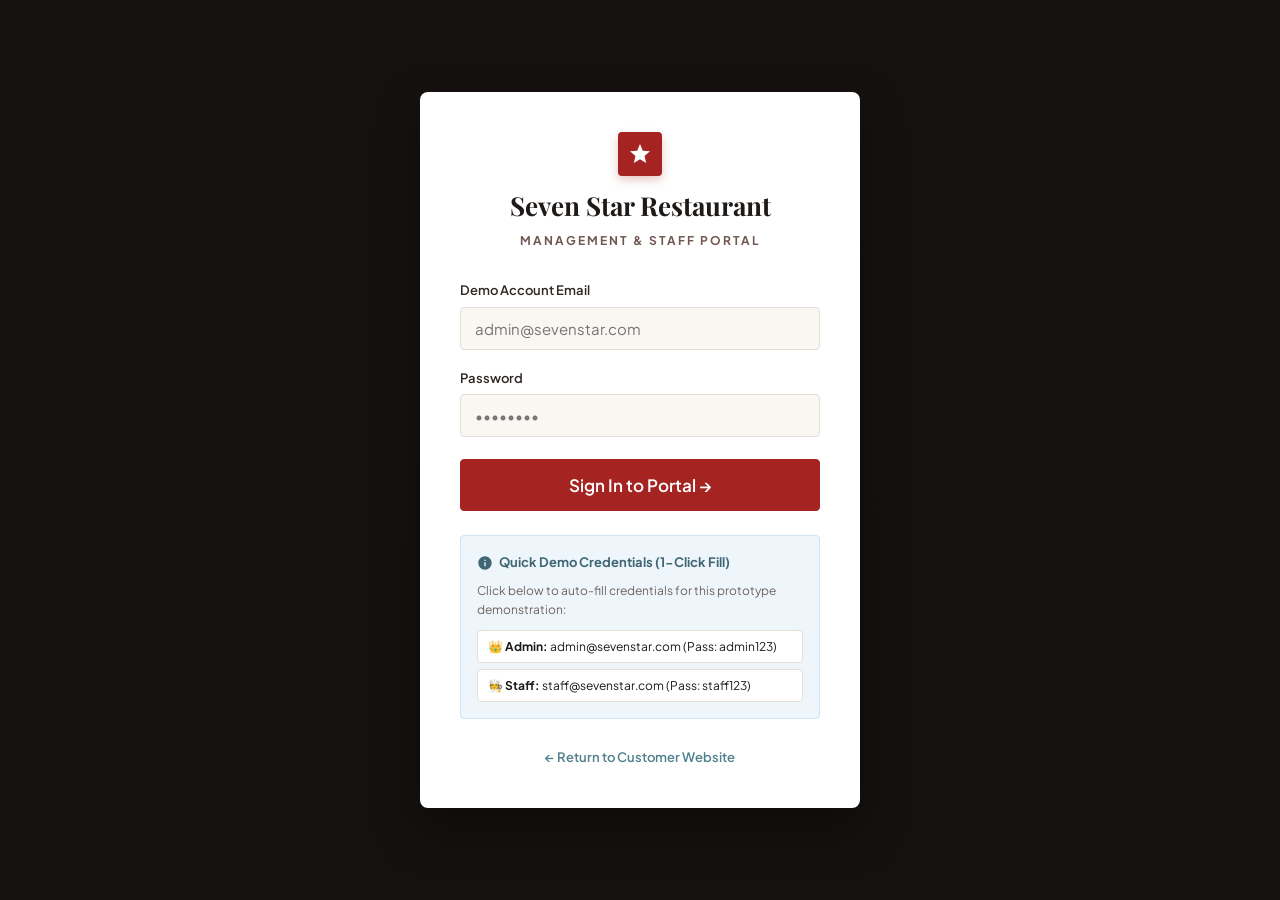
<file: admin/index.html>
<!DOCTYPE html>
<html lang="en">
<head>
  <meta charset="UTF-8">
  <meta name="viewport" content="width=device-width, initial-scale=1.0">
  <title>Staff & Admin Login | Seven Star Restaurant</title>
  
  <link rel="stylesheet" href="../css/style.css">
  <link rel="stylesheet" href="../css/admin.css">
  <link rel="stylesheet" href="../css/responsive.css">
</head>
<body class="admin-login-body">

  <div class="admin-login-card">
    <div class="admin-login-brand">
      <div class="logo-symbol">
        <svg viewBox="0 0 24 24"><path fill="currentColor" d="M12 17.27L18.18 21l-1.64-7.03L22 9.24l-7.19-.61L12 2 9.19 8.63 2 9.24l5.46 4.73L5.82 21z"/></svg>
      </div>
      <h1 style="font-family: var(--font-serif); font-size: 1.625rem; color: var(--color-dark); margin-bottom: 4px;">Seven Star Restaurant</h1>
      <span style="font-size: 0.75rem; text-transform: uppercase; letter-spacing: 2px; color: var(--color-warm-brown); font-weight: 700;">
        Management & Staff Portal
      </span>
    </div>

    <!-- Login Form -->
    <form id="admin-login-form" onsubmit="handleLoginSubmit(event)">
      <div class="form-group">
        <label for="admin-email">Demo Account Email</label>
        <input type="email" id="admin-email" placeholder="admin@sevenstar.com" required>
      </div>

      <div class="form-group" style="margin-bottom: 22px;">
        <label for="admin-password">Password</label>
        <input type="password" id="admin-password" placeholder="••••••••" required>
      </div>

      <button type="submit" class="btn btn-primary btn-block btn-lg" id="btn-login-submit">
        Sign In to Portal &rarr;
      </button>
    </form>

    <!-- Demo Credentials Helper Box -->
    <div class="demo-credentials-helper-box">
      <div class="demo-cred-title">
        <svg viewBox="0 0 24 24" style="width:16px; height:16px;"><path fill="currentColor" d="M12 2C6.48 2 2 6.48 2 12s4.48 10 10 10 10-4.48 10-10S17.52 2 12 2zm1 15h-2v-6h2v6zm0-8h-2V7h2v2z"/></svg>
        Quick Demo Credentials (1-Click Fill)
      </div>
      <p style="color: var(--color-text-muted); font-size: 0.75rem; margin-bottom: 10px;">
        Click below to auto-fill credentials for this prototype demonstration:
      </p>

      <button type="button" class="demo-fill-btn" onclick="quickFill('admin@sevenstar.com', 'admin123')">
        <strong>👑 Admin:</strong> admin@sevenstar.com (Pass: admin123)
      </button>

      <button type="button" class="demo-fill-btn" onclick="quickFill('staff@sevenstar.com', 'staff123')">
        <strong>🧑‍🍳 Staff:</strong> staff@sevenstar.com (Pass: staff123)
      </button>
    </div>

    <div style="text-align: center; margin-top: 24px;">
      <a href="../index.html" style="font-size: 0.8125rem; color: var(--color-muted-blue); font-weight: 600;">
        &larr; Return to Customer Website
      </a>
    </div>
  </div>

  <script src="../js/data.js"></script>
  <script src="../js/storage.js"></script>
  <script src="../js/auth.js"></script>
  <script src="../js/main.js"></script>

  <script>
    document.addEventListener("DOMContentLoaded", () => {
      // If already logged in, redirect straight to dashboard
      if (AuthService.isAuthenticated()) {
        window.location.href = "dashboard.html";
      }
    });

    function quickFill(email, password) {
      document.getElementById("admin-email").value = email;
      document.getElementById("admin-password").value = password;
      // Auto-submit for smooth demo
      handleLoginSubmit(new Event("submit"));
    }

    function handleLoginSubmit(e) {
      if (e) e.preventDefault();
      const email = document.getElementById("admin-email").value.trim();
      const password = document.getElementById("admin-password").value.trim();

      const res = AuthService.login(email, password);
      if (res.success) {
        SevenStar.showToast(`Welcome, <strong>${res.user.name}</strong> (${res.user.role.toUpperCase()})!`, "success");
        setTimeout(() => {
          window.location.href = "dashboard.html";
        }, 300);
      } else {
        SevenStar.showToast(res.message, "error");
      }
    }
  </script>
</body>
</html>
</file>
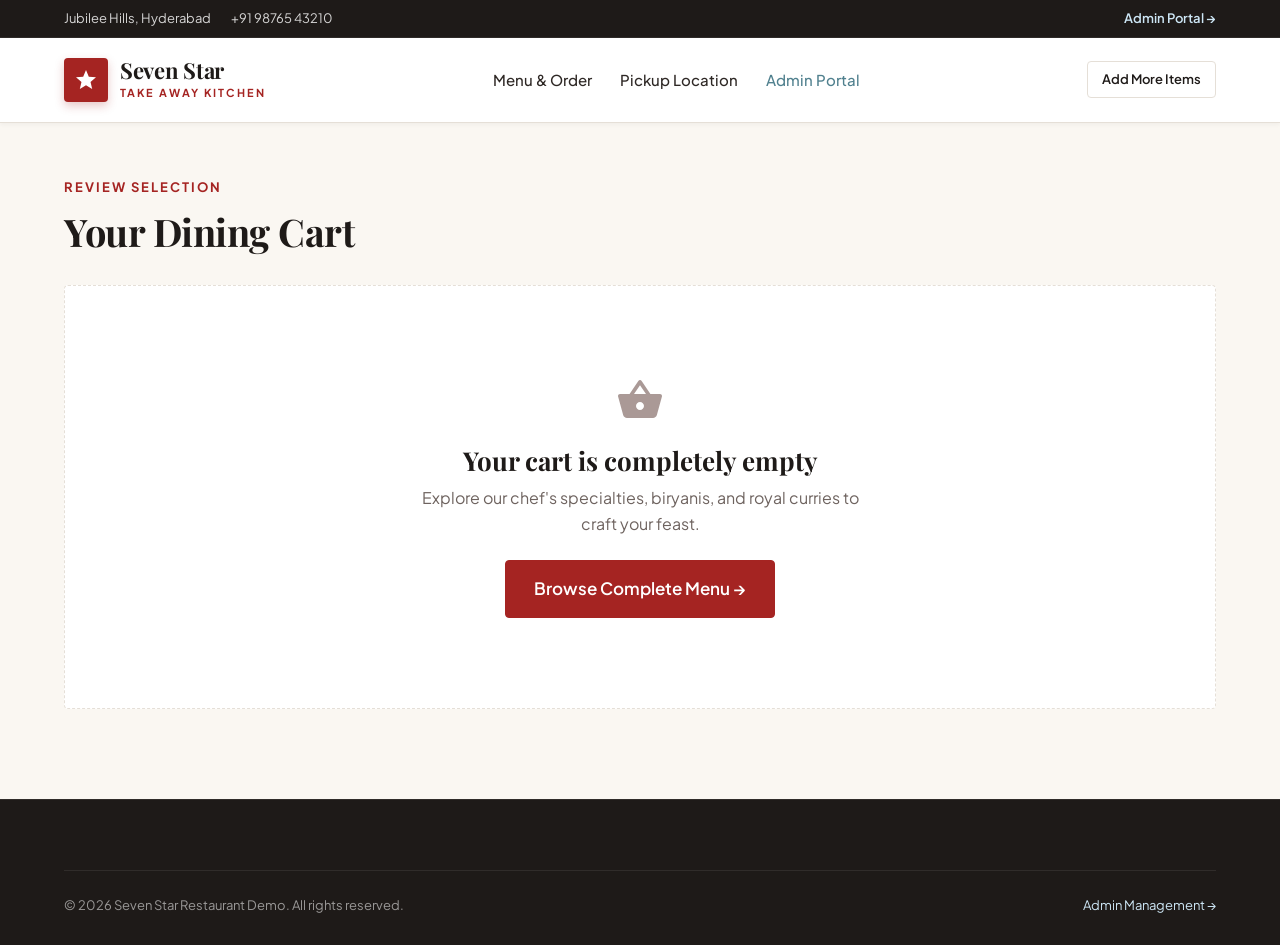
<file: cart.html>
<!DOCTYPE html>
<html lang="en">
<head>
  <meta charset="UTF-8">
  <meta name="viewport" content="width=device-width, initial-scale=1.0">
  <title>Your Shopping Cart | Seven Star Restaurant</title>
  
  <link rel="stylesheet" href="css/style.css">
  <link rel="stylesheet" href="css/responsive.css">
  <link rel="stylesheet" href="css/print.css">
</head>
<body>

  <!-- Top Announcement Bar -->
  <div class="top-announcement-bar">
    <div class="container top-bar-inner">
      <div class="top-bar-info">
        <span class="top-info-item">Jubilee Hills, Hyderabad</span>
        <span class="top-info-item">+91 98765 43210</span>
      </div>
      <div class="top-bar-links">
        <a href="admin/index.html" class="top-link highlight">Admin Portal &rarr;</a>
      </div>
    </div>
  </div>

  <!-- Header -->
  <header class="site-header">
    <div class="container header-inner">
      <a href="index.html" class="site-logo">
        <div class="logo-symbol">
          <svg viewBox="0 0 24 24"><path fill="currentColor" d="M12 17.27L18.18 21l-1.64-7.03L22 9.24l-7.19-.61L12 2 9.19 8.63 2 9.24l5.46 4.73L5.82 21z"/></svg>
        </div>
        <div class="logo-text-wrap">
          <span class="logo-title">Seven Star</span>
          <span class="logo-sub" style="color:var(--color-primary-red); font-weight:700;">Take Away Kitchen</span>
        </div>
      </a>

      <nav class="nav-menu">
        <a href="index.html#takeaway-menu" class="nav-link">Menu & Order</a>
        <a href="contact.html" class="nav-link">Pickup Location</a>
        <a href="admin/index.html" class="nav-link" style="color:var(--color-muted-blue);">Admin Portal</a>
      </nav>

      <div class="header-actions">
        <a href="index.html#takeaway-menu" class="btn btn-outline btn-sm">Add More Items</a>
        <button class="mobile-menu-btn" aria-label="Toggle navigation menu">
          <span></span><span></span><span></span>
        </button>
      </div>
    </div>
  </header>

  <div class="mobile-nav-overlay"></div>

  <!-- Cart Section -->
  <main class="cart-page-section">
    <div class="container">
      <div class="section-header text-left" style="margin-bottom: 30px;">
        <span class="section-tagline">Review Selection</span>
        <h1 class="section-title">Your Dining Cart</h1>
      </div>

      <div id="cart-content-target">
        <!-- Rendered by JavaScript -->
      </div>
    </div>
  </main>

  <!-- Site Footer -->
  <footer class="site-footer">
    <div class="container">
      <div class="footer-bottom">
        <div>&copy; 2026 Seven Star Restaurant Demo. All rights reserved.</div>
        <div><a href="admin/index.html" style="color: var(--color-light-blue);">Admin Management &rarr;</a></div>
      </div>
    </div>
  </footer>

  <!-- Scripts -->
  <script src="js/data.js"></script>
  <script src="js/storage.js"></script>
  <script src="js/menu.js"></script>
  <script src="js/cart.js"></script>
  <script src="js/orders.js"></script>
  <script src="js/main.js"></script>

  <script>
    document.addEventListener("DOMContentLoaded", () => {
      renderCartPage();

      window.addEventListener("sevenstar:cart_updated", () => {
        renderCartPage();
      });
    });

    function renderCartPage() {
      const container = document.getElementById("cart-content-target");
      if (!container) return;

      const cart = CartService.getCart();
      const totals = CartService.getCartTotals("delivery");

      if (cart.items.length === 0) {
        container.innerHTML = `
          <div class="empty-results-box" style="padding: 90px 20px;">
            <svg viewBox="0 0 24 24"><path fill="currentColor" d="M17.21 9l-4.38-6.56a.993.993 0 0 0-.83-.42c-.32 0-.64.14-.83.43L6.79 9H2c-.55 0-1 .45-1 1 0 .09.01.18.04.27l2.54 9.27c.23.84 1 1.46 1.92 1.46h13c.92 0 1.69-.62 1.93-1.46l2.54-9.27L23 10c0-.55-.45-1-1-1h-4.79zM9 9l3-4.4L15 9H9zm3 8c-1.1 0-2-.9-2-2s.9-2 2-2 2 .9 2 2-.9 2-2 2z"/></svg>
            <h2 style="font-size: 1.625rem; margin-bottom: 8px;">Your cart is completely empty</h2>
            <p style="color: var(--color-text-muted); font-size: 1rem; margin-bottom: 24px; max-width: 440px; margin-left:auto; margin-right:auto;">
              Explore our chef's specialties, biryanis, and royal curries to craft your feast.
            </p>
            <a href="menu.html" class="btn btn-primary btn-lg">Browse Complete Menu &rarr;</a>
          </div>
        `;
        return;
      }

      // Calculate free delivery progress
      const freeThreshold = totals.freeDeliveryThreshold;
      const subtotal = totals.subtotal;
      const progressPercent = Math.min(100, Math.round((subtotal / freeThreshold) * 100));
      const remainingForFree = Math.max(0, freeThreshold - subtotal);

      container.innerHTML = `
        <div class="cart-layout-grid">
          <!-- Left Column: Items List -->
          <div class="cart-card">
            <div style="display:flex; justify-content:space-between; align-items:center; margin-bottom: 16px; padding-bottom: 12px; border-bottom: 1px solid var(--color-border);">
              <h2 style="font-size: 1.25rem;">Items in Your Order (${totals.itemCount})</h2>
              <button class="btn btn-outline btn-sm" onclick="CartService.clearCart()" style="color: var(--color-primary-red); border-color: transparent;">Clear All</button>
            </div>

            <div class="cart-items-list">
              ${cart.items.map(item => `
                <div class="cart-item-row">
                  <img src="${item.image}" alt="${item.name}" class="cart-item-thumb">
                  
                  <div class="cart-item-info">
                    <h4>${item.name}</h4>
                    <span class="cart-item-variant">${item.variant}</span>
                    <span class="cart-item-unit-price">${SevenStar.formatINR(item.price)} each</span>
                    ${item.notes ? `<p style="font-size: 0.75rem; color: var(--color-text-muted); font-style: italic; margin-top: 2px;">Note: "${item.notes}"</p>` : ''}
                  </div>

                  <div class="quantity-stepper cart-item-stepper-cell">
                    <button class="stepper-btn" onclick="CartService.updateQuantity('${item.cartItemId}', -1)" aria-label="Decrease">&minus;</button>
                    <span class="stepper-val">${item.quantity}</span>
                    <button class="stepper-btn" onclick="CartService.updateQuantity('${item.cartItemId}', 1)" aria-label="Increase">&plus;</button>
                  </div>

                  <div class="cart-item-total">
                    ${SevenStar.formatINR(item.itemTotal)}
                  </div>

                  <button class="cart-item-remove-btn" onclick="CartService.removeItem('${item.cartItemId}')" title="Remove item" aria-label="Remove item">
                    <svg viewBox="0 0 24 24" style="width: 18px; height: 18px;"><path fill="currentColor" d="M19 6.41L17.59 5 12 10.59 6.41 5 5 6.41 10.59 12 5 17.59 6.41 19 12 13.41 17.59 19 19 17.59 13.41 12z"/></svg>
                  </button>
                </div>
              `).join("")}
            </div>

            <div style="margin-top: 24px; display:flex; justify-content:space-between; align-items:center;">
              <a href="menu.html" class="btn btn-outline">&larr; Add More Items</a>
            </div>
          </div>

          <!-- Right Column: Bill Summary & Promo Coupon -->
          <div>
            <!-- Free Delivery Tracker -->
            <div class="free-delivery-progress-wrap">
              <div class="free-delivery-text">
                ${remainingForFree > 0
                  ? `Add <strong>${SevenStar.formatINR(remainingForFree)}</strong> more to get <strong>FREE Delivery</strong>!`
                  : `🎉 <strong>Congratulations!</strong> You qualify for <strong>FREE Delivery</strong>.`
                }
              </div>
              <div class="free-delivery-bar">
                <div class="free-delivery-fill" style="width: ${progressPercent}%;"></div>
              </div>
            </div>

            <div class="cart-card">
              <h2 style="font-size: 1.25rem; margin-bottom: 16px; padding-bottom: 12px; border-bottom: 1px solid var(--color-border);">
                Order Summary
              </h2>

              <!-- Promo Coupon Box -->
              <div>
                <label style="display:block; font-size: 0.8125rem; font-weight:700; text-transform:uppercase; color: var(--color-charcoal); margin-bottom: 4px;">
                  Have a Discount Promo Code?
                </label>
                <div class="coupon-input-group">
                  <input type="text" id="coupon-code-input" placeholder="e.g. SEVENSTAR10" value="${totals.coupon ? totals.coupon.code : ''}">
                  <button class="btn btn-secondary btn-sm" onclick="handleApplyCoupon()">Apply</button>
                </div>
                ${totals.coupon ? `
                  <div class="applied-coupon-pill">
                    <span>✓ Coupon <strong>${totals.coupon.code}</strong> applied</span>
                    <button onclick="CartService.removeCoupon()" style="font-size: 0.75rem; color: var(--color-primary-red); font-weight:700;">Remove</button>
                  </div>
                ` : ''}
                <div style="margin-top: 8px; font-size: 0.75rem; color: var(--color-text-muted);">
                  Try <strong>SEVENSTAR10</strong> (10% off) or <strong>WELCOME50</strong> (₹50 off)
                </div>
              </div>

              <!-- Price Breakdown Rows -->
              <div class="summary-rows-wrap">
                <div class="summary-row">
                  <span>Item Subtotal</span>
                  <span>${SevenStar.formatINR(totals.subtotal)}</span>
                </div>

                ${totals.discount > 0 ? `
                  <div class="summary-row discount-row">
                    <span>Special Coupon Discount</span>
                    <span>-${SevenStar.formatINR(totals.discount)}</span>
                  </div>
                ` : ''}

                <div class="summary-row">
                  <span>Standard Packaging</span>
                  <span>${SevenStar.formatINR(totals.packagingCharge)}</span>
                </div>

                <div class="summary-row">
                  <span>Delivery Charges</span>
                  <span>${totals.deliveryFee === 0 ? '<strong style="color: var(--color-olive-green);">FREE</strong>' : SevenStar.formatINR(totals.deliveryFee)}</span>
                </div>

                <div class="summary-row">
                  <span>Taxes & GST (5%)</span>
                  <span>${SevenStar.formatINR(totals.gst)}</span>
                </div>

                <div class="summary-row grand-total-row">
                  <span>Total Amount</span>
                  <span class="total-val">${SevenStar.formatINR(totals.grandTotal)}</span>
                </div>
              </div>

              <a href="checkout.html" class="btn btn-primary btn-lg btn-block">
                Proceed to Secure Checkout &rarr;
              </a>
            </div>
          </div>
        </div>
      `;
    }

    function handleApplyCoupon() {
      const codeInput = document.getElementById("coupon-code-input");
      if (!codeInput || !codeInput.value.trim()) {
        SevenStar.showToast("Please enter a valid coupon code.", "error");
        return;
      }
      const res = CartService.applyCoupon(codeInput.value.trim());
      if (res.success) {
        SevenStar.showToast(res.message, "success");
      } else {
        SevenStar.showToast(res.message, "error");
      }
    }
  </script>
</body>
</html>
</file>
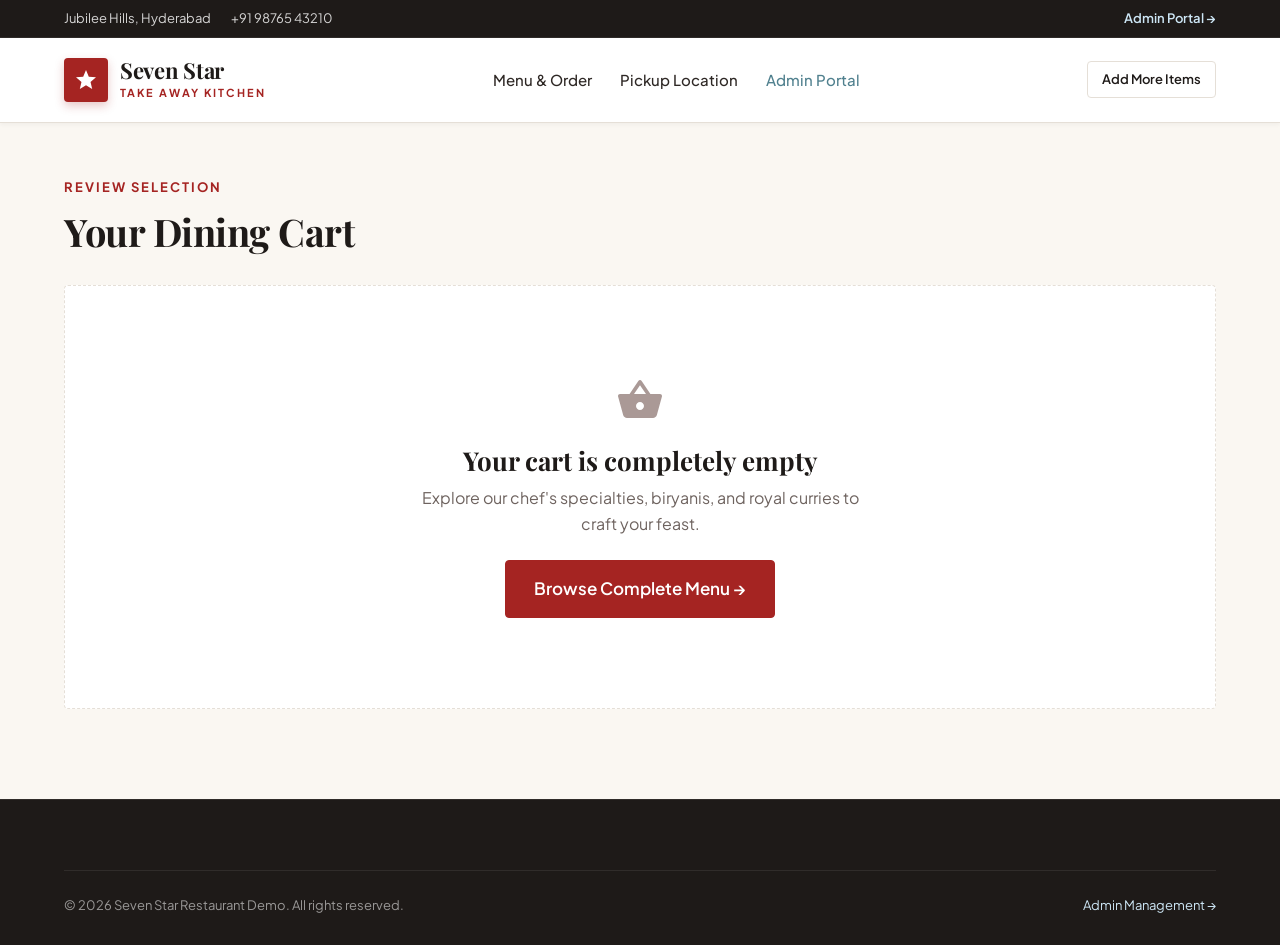
<file: checkout.html>
<!DOCTYPE html>
<html lang="en">
<head>
  <meta charset="UTF-8">
  <meta name="viewport" content="width=device-width, initial-scale=1.0">
  <title>Checkout & Place Order | Seven Star Restaurant</title>
  
  <link rel="stylesheet" href="css/style.css">
  <link rel="stylesheet" href="css/responsive.css">
  <link rel="stylesheet" href="css/print.css">
</head>
<body>

  <!-- Top Announcement Bar -->
  <div class="top-announcement-bar">
    <div class="container top-bar-inner">
      <div class="top-bar-info">
        <span class="top-info-item">Jubilee Hills, Hyderabad</span>
        <span class="top-info-item">+91 98765 43210</span>
      </div>
      <div class="top-bar-links">
        <a href="admin/index.html" class="top-link highlight">Admin Portal &rarr;</a>
      </div>
    </div>
  </div>

  <!-- Header -->
  <header class="site-header">
    <div class="container header-inner">
      <a href="index.html" class="site-logo">
        <div class="logo-symbol">
          <svg viewBox="0 0 24 24"><path fill="currentColor" d="M12 17.27L18.18 21l-1.64-7.03L22 9.24l-7.19-.61L12 2 9.19 8.63 2 9.24l5.46 4.73L5.82 21z"/></svg>
        </div>
        <div class="logo-text-wrap">
          <span class="logo-title">Seven Star</span>
          <span class="logo-sub" style="color:var(--color-primary-red); font-weight:700;">Take Away Kitchen</span>
        </div>
      </a>

      <nav class="nav-menu">
        <a href="index.html#takeaway-menu" class="nav-link">Menu & Order</a>
        <a href="contact.html" class="nav-link">Pickup Location</a>
        <a href="admin/index.html" class="nav-link" style="color:var(--color-muted-blue);">Admin Portal</a>
      </nav>

      <div class="header-actions">
        <a href="cart.html" class="btn btn-outline btn-sm">&larr; Back to Cart</a>
        <button class="mobile-menu-btn" aria-label="Toggle navigation menu">
          <span></span><span></span><span></span>
        </button>
      </div>
    </div>
  </header>

  <div class="mobile-nav-overlay"></div>

  <!-- Checkout Section -->
  <main class="checkout-page-section">
    <div class="container">
      <div class="section-header text-left" style="margin-bottom: 28px;">
        <span class="section-tagline">Final Step</span>
        <h1 class="section-title">Checkout & Confirm Order</h1>
      </div>

      <div class="checkout-grid" id="checkout-view-grid">
        <!-- Left: Form Steps -->
        <div>
          <!-- Step 1: Order Type Selector -->
          <div class="checkout-card">
            <h2 class="checkout-card-title">
              <span class="checkout-step-number">1</span>
              Select Order Type
            </h2>

            <div class="order-type-switch-grid">
              <div class="order-type-option selected" id="type-opt-pickup" onclick="setOrderType('pickup')">
                <div class="type-option-icon">
                  <svg viewBox="0 0 24 24" style="width:24px; height:24px;"><path fill="currentColor" d="M12 2C8.13 2 5 5.13 5 9c0 5.25 7 13 7 13s7-7.75 7-13c0-3.87-3.13-7-7-7zm0 9.5a2.5 2.5 0 0 1 0-5 2.5 2.5 0 0 1 0 5z"/></svg>
                </div>
                <div class="type-option-info">
                  <h4>Take Away (Counter Pickup)</h4>
                  <p>Collect hot & fresh directly from our Jubilee Hills kitchen counter (15-20 mins)</p>
                </div>
              </div>

              <div class="order-type-option" id="type-opt-delivery" onclick="setOrderType('delivery')">
                <div class="type-option-icon">
                  <svg viewBox="0 0 24 24" style="width:24px; height:24px;"><path fill="currentColor" d="M19 7c0-1.1-.9-2-2-2h-3v2h3v2.65L13.52 14H10V9H4c-1.1 0-2 .9-2 2v6h2c0 1.66 1.34 3 3 3s3-1.34 3-3h6c0 1.66 1.34 3 3 3s3-1.34 3-3h2v-5l-5-5zm-12 11c-.55 0-1-.45-1-1s.45-1 1-1 1 .45 1 1-.45 1-1 1zm11 0c-.55 0-1-.45-1-1s.45-1 1-1 1 .45 1 1-.45 1-1 1z"/></svg>
                </div>
                <div class="type-option-info">
                  <h4>Takeaway Doorstep Delivery</h4>
                  <p>Insulated thermal packaging dispatched to your door</p>
                </div>
              </div>
            </div>
          </div>

          <!-- Step 2: Customer Contact & Delivery Details -->
          <div class="checkout-card">
            <h2 class="checkout-card-title">
              <span class="checkout-step-number">2</span>
              Contact & Pickup Details
            </h2>

            <div class="form-grid-2">
              <div class="form-group">
                <label for="cust-name">Full Name <span style="color:var(--color-primary-red)">*</span></label>
                <input type="text" id="cust-name" placeholder="e.g. Vikramaditya Roy" required>
              </div>

              <div class="form-group">
                <label for="cust-phone">Mobile Phone (10 digits) <span style="color:var(--color-primary-red)">*</span></label>
                <input type="tel" id="cust-phone" placeholder="e.g. 9876543210" maxlength="10" required>
              </div>
            </div>

            <div class="form-group">
              <label for="cust-email">Email Address (Optional receipt copy)</label>
              <input type="email" id="cust-email" placeholder="e.g. vikram@example.com">
            </div>

            <div id="delivery-address-container" style="display:none;">
              <div class="form-group">
                <label for="cust-address">Complete Delivery Address <span style="color:var(--color-primary-red)">*</span></label>
                <textarea id="cust-address" placeholder="Flat / Villa number, Apartment / Society name, Street / Road, Landmark" rows="3"></textarea>
              </div>

              <div class="form-grid-2">
                <div class="form-group">
                  <label for="cust-landmark">Landmark / Area</label>
                  <input type="text" id="cust-landmark" placeholder="e.g. Near Metro Pillar 14">
                </div>
                <div class="form-group">
                  <label for="cust-pincode">Pincode</label>
                  <input type="text" id="cust-pincode" placeholder="e.g. 500033" value="500033">
                </div>
              </div>
            </div>

            <div class="form-group" style="margin-bottom:0;">
              <label for="cust-notes">Delivery & Kitchen Instructions (Optional)</label>
              <input type="text" id="cust-notes" placeholder="e.g. Please ring doorbell twice, keep spicy">
            </div>
          </div>

          <!-- Step 3: Payment Method Selection -->
          <div class="checkout-card">
            <h2 class="checkout-card-title">
              <span class="checkout-step-number">3</span>
              Payment Method
            </h2>

            <div class="payment-methods-grid">
              <!-- Cash Payment Option -->
              <div class="payment-method-card selected" id="pay-opt-cod" onclick="setPaymentMethod('cod')">
                <div class="payment-method-header">
                  <h4>Cash Payment</h4>
                  <span class="simulated-pill">Standard</span>
                </div>
                <p id="cod-label-text">Pay in cash or UPI at the time of delivery.</p>
              </div>

              <!-- Online Payment Option (Simulated) -->
              <div class="payment-method-card" id="pay-opt-online" onclick="setPaymentMethod('online')">
                <div class="payment-method-header">
                  <h4>Online Payment</h4>
                  <span class="simulated-pill" style="background-color: var(--color-light-blue); color: var(--color-muted-blue-dark);">Demo Simulation</span>
                </div>
                <p>Simulate instant payment via UPI, Debit/Credit Card, or NetBanking.</p>
              </div>
            </div>
          </div>
        </div>

        <!-- Right: Order Review & Confirmation Box -->
        <div>
          <div class="checkout-card" id="checkout-summary-card">
            <!-- Dynamically populated with order breakdown -->
          </div>
        </div>
      </div>
    </div>
  </main>

  <!-- SIMULATED PAYMENT MODAL -->
  <div class="modal-overlay" id="payment-modal">
    <div class="modal-container">
      <div class="modal-header">
        <h3>
          <svg viewBox="0 0 24 24" style="width:20px; height:20px;"><path fill="currentColor" d="M20 4H4c-1.11 0-1.99.89-1.99 2L2 18c0 1.11.89 2 2 2h16c1.11 0 2-.89 2-2V6c0-1.11-.89-2-2-2zm0 14H4v-6h16v6zm0-10H4V6h16v2z"/></svg>
          Seven Star Secure Demo Payment
        </h3>
        <button class="modal-close-btn" onclick="closePaymentModal()">&times;</button>
      </div>

      <div class="modal-body" id="payment-modal-content">
        <div class="payment-tab-row">
          <button class="payment-tab-btn active" onclick="switchPaymentTab('upi', this)">UPI / QR</button>
          <button class="payment-tab-btn" onclick="switchPaymentTab('card', this)">Debit / Credit Card</button>
          <button class="payment-tab-btn" onclick="switchPaymentTab('netbanking', this)">Net Banking</button>
        </div>

        <!-- Tab 1: UPI -->
        <div id="tab-content-upi">
          <div style="background-color: var(--color-light-blue-subtle); border: 1px dashed var(--color-muted-blue); border-radius: var(--radius-sm); padding: 16px; text-align: center; margin-bottom: 16px;">
            <div style="font-weight: 700; color: var(--color-muted-blue-dark); margin-bottom: 4px;">Simulated UPI QR Code</div>
            <div style="display:inline-block; padding: 12px; background:#fff; border:1px solid #ddd; margin: 8px 0; border-radius: 4px;">
              <svg viewBox="0 0 100 100" style="width: 120px; height: 120px;">
                <!-- Clean mock QR code pattern -->
                <rect width="100" height="100" fill="#fff"/>
                <rect x="10" y="10" width="25" height="25" fill="#333"/>
                <rect x="14" y="14" width="17" height="17" fill="#fff"/>
                <rect x="18" y="18" width="9" height="9" fill="#333"/>
                <rect x="65" y="10" width="25" height="25" fill="#333"/>
                <rect x="69" y="14" width="17" height="17" fill="#fff"/>
                <rect x="73" y="18" width="9" height="9" fill="#333"/>
                <rect x="10" y="65" width="25" height="25" fill="#333"/>
                <rect x="14" y="69" width="17" height="17" fill="#fff"/>
                <rect x="18" y="73" width="9" height="9" fill="#333"/>
                <rect x="45" y="20" width="8" height="20" fill="#333"/>
                <rect x="50" y="55" width="18" height="8" fill="#333"/>
                <rect x="75" y="65" width="15" height="15" fill="#333"/>
                <circle cx="50" cy="50" r="6" fill="#A52422"/>
              </svg>
            </div>
            <div style="font-size: 0.75rem; color: var(--color-text-muted);">
              Supports PhonePe • Google Pay • Paytm • BHIM UPI
            </div>
          </div>
          <div class="form-group">
            <label for="demo-upi-id">Or Enter UPI ID</label>
            <input type="text" id="demo-upi-id" value="customer@okhdfcbank" style="font-size: 0.875rem;">
          </div>
        </div>

        <!-- Tab 2: Card (Hidden by default) -->
        <div id="tab-content-card" style="display:none;">
          <div class="form-group">
            <label>Card Number</label>
            <input type="text" value="4532 •••• •••• 8842" readonly style="background:#fff;">
          </div>
          <div class="form-grid-2">
            <div class="form-group">
              <label>Expiry Date</label>
              <input type="text" value="08 / 29" readonly style="background:#fff;">
            </div>
            <div class="form-group">
              <label>CVV</label>
              <input type="password" value="888" readonly style="background:#fff;">
            </div>
          </div>
        </div>

        <!-- Tab 3: Net Banking (Hidden by default) -->
        <div id="tab-content-netbanking" style="display:none;">
          <div class="form-group">
            <label>Choose Bank</label>
            <select style="background:#fff;">
              <option>HDFC Bank</option>
              <option>State Bank of India</option>
              <option>ICICI Bank</option>
              <option>Axis Bank</option>
            </select>
          </div>
        </div>

        <!-- Pay Button -->
        <button class="btn btn-primary btn-lg btn-block" onclick="executeSimulatedPayment()" id="btn-confirm-payment">
          Simulate Payment of <span id="modal-pay-amount">₹0</span>
        </button>

        <div class="payment-security-notice">
          <svg viewBox="0 0 24 24" style="width:14px; height:14px; color: var(--color-olive-green);"><path fill="currentColor" d="M12 1L3 5v6c0 5.55 3.84 10.74 9 12 5.16-1.26 9-6.45 9-12V5l-9-4z"/></svg>
          Prototype Sandbox: No real card or funds charged.
        </div>
      </div>

      <!-- Processing state -->
      <div class="payment-processing-state" id="payment-processing-screen">
        <div class="payment-spinner"></div>
        <h3 style="font-size: 1.25rem; margin-bottom: 6px;">Processing Demo Payment...</h3>
        <p style="color: var(--color-text-muted); font-size: 0.875rem;">Connecting with simulated banking gateway</p>
      </div>
    </div>
  </div>

  <!-- Site Footer -->
  <footer class="site-footer">
    <div class="container">
      <div class="footer-bottom">
        <div>&copy; 2026 Seven Star Restaurant Demo. All rights reserved.</div>
        <div><a href="admin/index.html" style="color: var(--color-light-blue);">Admin Management &rarr;</a></div>
      </div>
    </div>
  </footer>

  <!-- Scripts -->
  <script src="js/data.js"></script>
  <script src="js/storage.js"></script>
  <script src="js/menu.js"></script>
  <script src="js/cart.js"></script>
  <script src="js/orders.js"></script>
  <script src="js/main.js"></script>

  <script>
    let checkoutState = {
      orderType: "pickup", // 'pickup' (default for take away) | 'delivery'
      paymentMethod: "cod"   // 'cod' | 'online'
    };

    document.addEventListener("DOMContentLoaded", () => {
      const cart = CartService.getCart();
      if (cart.items.length === 0) {
        window.location.href = "cart.html";
        return;
      }

      renderSummaryCard();
    });

    function setOrderType(type) {
      checkoutState.orderType = type;
      document.getElementById("type-opt-delivery").classList.toggle("selected", type === "delivery");
      document.getElementById("type-opt-pickup").classList.toggle("selected", type === "pickup");

      const addrSection = document.getElementById("delivery-address-container");
      const codLabel = document.getElementById("cod-label-text");

      if (type === "pickup") {
        addrSection.style.display = "none";
        codLabel.textContent = "Pay in cash or UPI directly at our restaurant counter upon pickup.";
      } else {
        addrSection.style.display = "block";
        codLabel.textContent = "Pay in cash or UPI at the time of delivery.";
      }

      renderSummaryCard();
    }

    function setPaymentMethod(method) {
      checkoutState.paymentMethod = method;
      document.getElementById("pay-opt-cod").classList.toggle("selected", method === "cod");
      document.getElementById("pay-opt-online").classList.toggle("selected", method === "online");
    }

    function renderSummaryCard() {
      const card = document.getElementById("checkout-summary-card");
      const cart = CartService.getCart();
      const totals = CartService.getCartTotals(checkoutState.orderType);

      card.innerHTML = `
        <h2 style="font-size: 1.25rem; margin-bottom: 16px; padding-bottom: 12px; border-bottom: 1px solid var(--color-border);">
          Order Summary (${totals.itemCount} items)
        </h2>

        <div style="max-height: 240px; overflow-y: auto; margin-bottom: 16px; padding-right: 4px;">
          ${cart.items.map(i => `
            <div style="display:flex; justify-content:space-between; align-items:center; padding: 8px 0; border-bottom: 1px solid var(--color-border-light); font-size: 0.84375rem;">
              <div>
                <strong style="color:var(--color-dark);">${i.quantity}x</strong> ${i.name}
                <div style="font-size: 0.72rem; color: var(--color-warm-brown);">${i.variant}</div>
              </div>
              <span style="font-family: var(--font-serif); font-weight:700;">${SevenStar.formatINR(i.itemTotal)}</span>
            </div>
          `).join("")}
        </div>

        <div class="summary-rows-wrap" style="margin: 0 0 20px;">
          <div class="summary-row">
            <span>Subtotal</span>
            <span>${SevenStar.formatINR(totals.subtotal)}</span>
          </div>

          ${totals.discount > 0 ? `
            <div class="summary-row discount-row">
              <span>Coupon (${totals.coupon.code})</span>
              <span>-${SevenStar.formatINR(totals.discount)}</span>
            </div>
          ` : ''}

          <div class="summary-row">
            <span>Packaging Charge</span>
            <span>${SevenStar.formatINR(totals.packagingCharge)}</span>
          </div>

          <div class="summary-row">
            <span>Delivery Fee</span>
            <span>${totals.deliveryFee === 0 ? '<strong style="color: var(--color-olive-green);">FREE</strong>' : SevenStar.formatINR(totals.deliveryFee)}</span>
          </div>

          <div class="summary-row">
            <span>GST Taxes (5%)</span>
            <span>${SevenStar.formatINR(totals.gst)}</span>
          </div>

          <div class="summary-row grand-total-row">
            <span>Total Payable</span>
            <span class="total-val">${SevenStar.formatINR(totals.grandTotal)}</span>
          </div>
        </div>

        <button class="btn btn-primary btn-lg btn-block" onclick="handlePlaceOrderClick()">
          Place Order &bull; ${SevenStar.formatINR(totals.grandTotal)}
        </button>

        <p style="font-size: 0.75rem; color: var(--color-text-muted); text-align: center; margin-top: 12px;">
          By placing an order, you agree to Seven Star fine dining service terms.
        </p>
      `;

      // Update modal amount
      const modalPayAmt = document.getElementById("modal-pay-amount");
      if (modalPayAmt) {
        modalPayAmt.textContent = SevenStar.formatINR(totals.grandTotal);
      }
    }

    function validateCheckoutForm() {
      const name = (document.getElementById("cust-name")?.value || "").trim();
      const phone = (document.getElementById("cust-phone")?.value || "").trim();

      if (!name) {
        SevenStar.showToast("Please enter your full name.", "error");
        document.getElementById("cust-name").focus();
        return false;
      }

      const phoneClean = phone.replace(/\D/g, "");
      if (phoneClean.length !== 10) {
        SevenStar.showToast("Please enter a valid 10-digit Indian mobile number.", "error");
        document.getElementById("cust-phone").focus();
        return false;
      }

      if (checkoutState.orderType === "delivery") {
        const address = (document.getElementById("cust-address")?.value || "").trim();
        if (!address || address.length < 6) {
          SevenStar.showToast("Please enter a complete delivery address.", "error");
          document.getElementById("cust-address").focus();
          return false;
        }
      }

      return true;
    }

    function handlePlaceOrderClick() {
      if (!validateCheckoutForm()) return;

      if (checkoutState.paymentMethod === "online") {
        // Launch Simulated Online Payment Modal
        document.getElementById("payment-modal").classList.add("active");
      } else {
        // Proceed with Cash on Delivery / Pickup
        completeOrderCreation("cod");
      }
    }

    function closePaymentModal() {
      document.getElementById("payment-modal").classList.remove("active");
    }

    function switchPaymentTab(tabName, btn) {
      document.querySelectorAll(".payment-tab-btn").forEach(b => b.classList.remove("active"));
      btn.classList.add("active");

      document.getElementById("tab-content-upi").style.display = tabName === "upi" ? "block" : "none";
      document.getElementById("tab-content-card").style.display = tabName === "card" ? "block" : "none";
      document.getElementById("tab-content-netbanking").style.display = tabName === "netbanking" ? "block" : "none";
    }

    function executeSimulatedPayment() {
      // Show spinner state
      document.getElementById("payment-modal-content").style.display = "none";
      document.getElementById("payment-processing-screen").style.display = "block";

      setTimeout(() => {
        completeOrderCreation("online");
      }, 2400);
    }

    function completeOrderCreation(paymentMethod) {
      const name = document.getElementById("cust-name").value.trim();
      const phone = document.getElementById("cust-phone").value.trim();
      const email = document.getElementById("cust-email").value.trim();
      const notes = document.getElementById("cust-notes").value.trim();

      let address = "Seven Star Dine-in / Pickup Counter, Road No. 36, Jubilee Hills";
      if (checkoutState.orderType === "delivery") {
        const street = document.getElementById("cust-address").value.trim();
        const landmark = document.getElementById("cust-landmark").value.trim();
        const pincode = document.getElementById("cust-pincode").value.trim();
        address = `${street}${landmark ? ', Near ' + landmark : ''}, Hyderabad - ${pincode}`;
      }

      const cart = CartService.getCart();
      const totals = CartService.getCartTotals(checkoutState.orderType);

      const payload = {
        customer: { name, phone, email, address, notes },
        orderType: checkoutState.orderType,
        payment: {
          method: paymentMethod,
          gateway: paymentMethod === "online" ? "Simulated Online UPI / Card Gateway" : "Cash on Delivery / Pickup"
        },
        items: cart.items,
        pricing: totals
      };

      const res = OrderService.createOrder(payload);
      if (res.success) {
        window.location.href = `order-confirmation.html?id=${res.order.id}`;
      } else {
        SevenStar.showToast("Failed to place order. Please try again.", "error");
      }
    }
  </script>
</body>
</html>
</file>
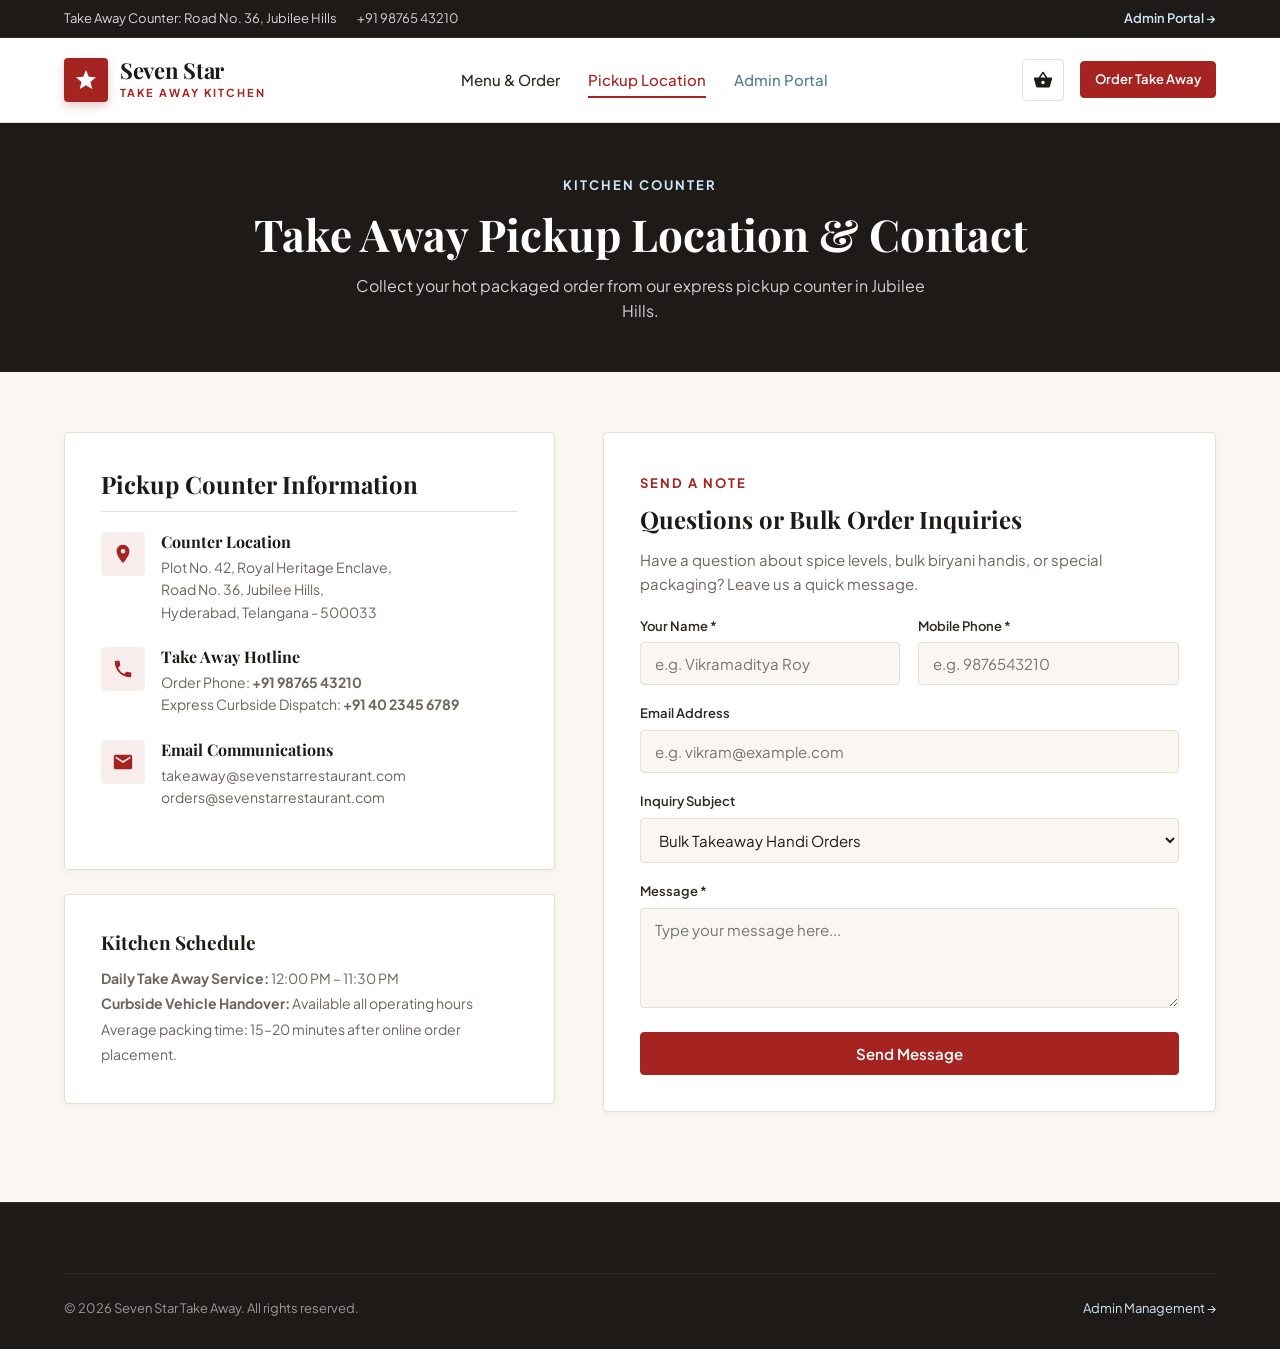
<file: contact.html>
<!DOCTYPE html>
<html lang="en">
<head>
  <meta charset="UTF-8">
  <meta name="viewport" content="width=device-width, initial-scale=1.0">
  <title>Take Away Pickup Location & Contact | Seven Star Take Away</title>
  
  <link rel="stylesheet" href="css/style.css">
  <link rel="stylesheet" href="css/responsive.css">
  <link rel="stylesheet" href="css/print.css">
</head>
<body>

  <!-- Top Bar -->
  <div class="top-announcement-bar">
    <div class="container top-bar-inner">
      <div class="top-bar-info">
        <span class="top-info-item">Take Away Counter: Road No. 36, Jubilee Hills</span>
        <span class="top-info-item">+91 98765 43210</span>
      </div>
      <div class="top-bar-links">
        <a href="admin/index.html" class="top-link highlight">Admin Portal &rarr;</a>
      </div>
    </div>
  </div>

  <!-- Header -->
  <header class="site-header">
    <div class="container header-inner">
      <a href="index.html" class="site-logo">
        <div class="logo-symbol">
          <svg viewBox="0 0 24 24"><path fill="currentColor" d="M12 17.27L18.18 21l-1.64-7.03L22 9.24l-7.19-.61L12 2 9.19 8.63 2 9.24l5.46 4.73L5.82 21z"/></svg>
        </div>
        <div class="logo-text-wrap">
          <span class="logo-title">Seven Star</span>
          <span class="logo-sub" style="color:var(--color-primary-red); font-weight:700;">Take Away Kitchen</span>
        </div>
      </a>

      <nav class="nav-menu">
        <a href="index.html#takeaway-menu" class="nav-link">Menu & Order</a>
        <a href="contact.html" class="nav-link active">Pickup Location</a>
        <a href="admin/index.html" class="nav-link" style="color:var(--color-muted-blue);">Admin Portal</a>
      </nav>

      <div class="header-actions">
        <a href="cart.html" class="header-cart-btn" aria-label="Shopping Cart">
          <svg viewBox="0 0 24 24"><path fill="currentColor" d="M17.21 9l-4.38-6.56a.993.993 0 0 0-.83-.42c-.32 0-.64.14-.83.43L6.79 9H2c-.55 0-1 .45-1 1 0 .09.01.18.04.27l2.54 9.27c.23.84 1 1.46 1.92 1.46h13c.92 0 1.69-.62 1.93-1.46l2.54-9.27L23 10c0-.55-.45-1-1-1h-4.79zM9 9l3-4.4L15 9H9zm3 8c-1.1 0-2-.9-2-2s.9-2 2-2 2 .9 2 2-.9 2-2 2z"/></svg>
          <span class="header-cart-count">0</span>
        </a>
        <a href="index.html#takeaway-menu" class="btn btn-primary btn-sm">Order Take Away</a>
        <button class="mobile-menu-btn" aria-label="Toggle navigation menu">
          <span></span><span></span><span></span>
        </button>
      </div>
    </div>
  </header>

  <div class="mobile-nav-overlay"></div>

  <!-- Hero Strip -->
  <section class="about-hero-strip" style="padding: 48px 0;">
    <div class="container">
      <span class="section-tagline" style="color: var(--color-light-blue);">Kitchen Counter</span>
      <h1>Take Away Pickup Location & Contact</h1>
      <p style="max-width: 600px; margin: 0 auto; color: rgba(255,255,255,0.8); font-size: 1rem;">
        Collect your hot packaged order from our express pickup counter in Jubilee Hills.
      </p>
    </div>
  </section>

  <!-- Contact & Location Main -->
  <main class="container">
    <div class="contact-grid">
      <!-- Left: Counter Details & Hours -->
      <div>
        <div class="contact-info-card" style="margin-bottom: 24px;">
          <h2 style="font-size: 1.5rem; margin-bottom: 20px; padding-bottom: 12px; border-bottom: 1px solid var(--color-border);">
            Pickup Counter Information
          </h2>

          <div class="contact-info-item">
            <div class="contact-info-icon">
              <svg viewBox="0 0 24 24"><path fill="currentColor" d="M12 2C8.13 2 5 5.13 5 9c0 5.25 7 13 7 13s7-7.75 7-13c0-3.87-3.13-7-7-7zm0 9.5a2.5 2.5 0 0 1 0-5 2.5 2.5 0 0 1 0 5z"/></svg>
            </div>
            <div class="contact-info-body">
              <h4>Counter Location</h4>
              <p>Plot No. 42, Royal Heritage Enclave,<br>Road No. 36, Jubilee Hills,<br>Hyderabad, Telangana - 500033</p>
            </div>
          </div>

          <div class="contact-info-item">
            <div class="contact-info-icon">
              <svg viewBox="0 0 24 24"><path fill="currentColor" d="M6.62 10.79a15.05 15.05 0 0 0 6.59 6.59l2.2-2.2c.27-.27.67-.36 1.02-.24 1.12.37 2.33.57 3.57.57.55 0 1 .45 1 1V20c0 .55-.45 1-1 1-9.39 0-17-7.61-17-17 0-.55.45-1 1-1h3.5c.55 0 1 .45 1 1 0 1.25.2 2.45.57 3.57.11.35.03.74-.25 1.02l-2.2 2.2z"/></svg>
            </div>
            <div class="contact-info-body">
              <h4>Take Away Hotline</h4>
              <p>Order Phone: <strong>+91 98765 43210</strong><br>Express Curbside Dispatch: <strong>+91 40 2345 6789</strong></p>
            </div>
          </div>

          <div class="contact-info-item">
            <div class="contact-info-icon">
              <svg viewBox="0 0 24 24"><path fill="currentColor" d="M20 4H4c-1.1 0-1.99.9-1.99 2L2 18c0 1.1.9 2 2 2h16c1.1 0 2-.9 2-2V6c0-1.1-.9-2-2-2zm0 4l-8 5-8-5V6l8 5 8-5v2z"/></svg>
            </div>
            <div class="contact-info-body">
              <h4>Email Communications</h4>
              <p>takeaway@sevenstarrestaurant.com<br>orders@sevenstarrestaurant.com</p>
            </div>
          </div>
        </div>

        <div class="contact-info-card">
          <h3 style="font-size: 1.1875rem; margin-bottom: 12px;">Kitchen Schedule</h3>
          <div style="font-size: 0.875rem; color: var(--color-text-muted); line-height: 1.8;">
            <p><strong>Daily Take Away Service:</strong> 12:00 PM – 11:30 PM</p>
            <p><strong>Curbside Vehicle Handover:</strong> Available all operating hours</p>
            <p>Average packing time: 15–20 minutes after online order placement.</p>
          </div>
        </div>
      </div>

      <!-- Right: Quick Take Away Inquiry Form -->
      <div>
        <div class="contact-info-card">
          <span class="section-tagline">Send a Note</span>
          <h2 style="font-size: 1.5rem; margin-bottom: 14px;">Questions or Bulk Order Inquiries</h2>
          <p style="color: var(--color-text-muted); font-size: 0.9375rem; margin-bottom: 20px;">
            Have a question about spice levels, bulk biryani handis, or special packaging? Leave us a quick message.
          </p>

          <form id="contact-form" onsubmit="handleInquirySubmit(event)">
            <div class="form-grid-2">
              <div class="form-group">
                <label for="inq-name">Your Name *</label>
                <input type="text" id="inq-name" placeholder="e.g. Vikramaditya Roy" required>
              </div>

              <div class="form-group">
                <label for="inq-phone">Mobile Phone *</label>
                <input type="tel" id="inq-phone" placeholder="e.g. 9876543210" required>
              </div>
            </div>

            <div class="form-group">
              <label for="inq-email">Email Address</label>
              <input type="email" id="inq-email" placeholder="e.g. vikram@example.com">
            </div>

            <div class="form-group">
              <label for="inq-subject">Inquiry Subject</label>
              <select id="inq-subject">
                <option selected>Bulk Takeaway Handi Orders</option>
                <option>Dietary / Spice Customization</option>
                <option>Curbside Handover Assistance</option>
                <option>General Feedback</option>
              </select>
            </div>

            <div class="form-group">
              <label for="inq-message">Message *</label>
              <textarea id="inq-message" placeholder="Type your message here..." rows="4" required></textarea>
            </div>

            <button type="submit" class="btn btn-primary btn-block">
              Send Message
            </button>
          </form>
        </div>
      </div>
    </div>
  </main>

  <!-- Site Footer -->
  <footer class="site-footer">
    <div class="container">
      <div class="footer-bottom">
        <div>&copy; 2026 Seven Star Take Away. All rights reserved.</div>
        <div><a href="admin/index.html" style="color: var(--color-light-blue);">Admin Management &rarr;</a></div>
      </div>
    </div>
  </footer>

  <script src="js/data.js"></script>
  <script src="js/storage.js"></script>
  <script src="js/cart.js"></script>
  <script src="js/main.js"></script>

  <script>
    function handleInquirySubmit(e) {
      e.preventDefault();
      const name = document.getElementById("inq-name").value.trim();
      SevenStar.showToast(`Thank you, <strong>${name}</strong>! Your message has been received. Our kitchen team will contact you shortly.`, "success");
      document.getElementById("contact-form").reset();
    }
  </script>
</body>
</html>
</file>
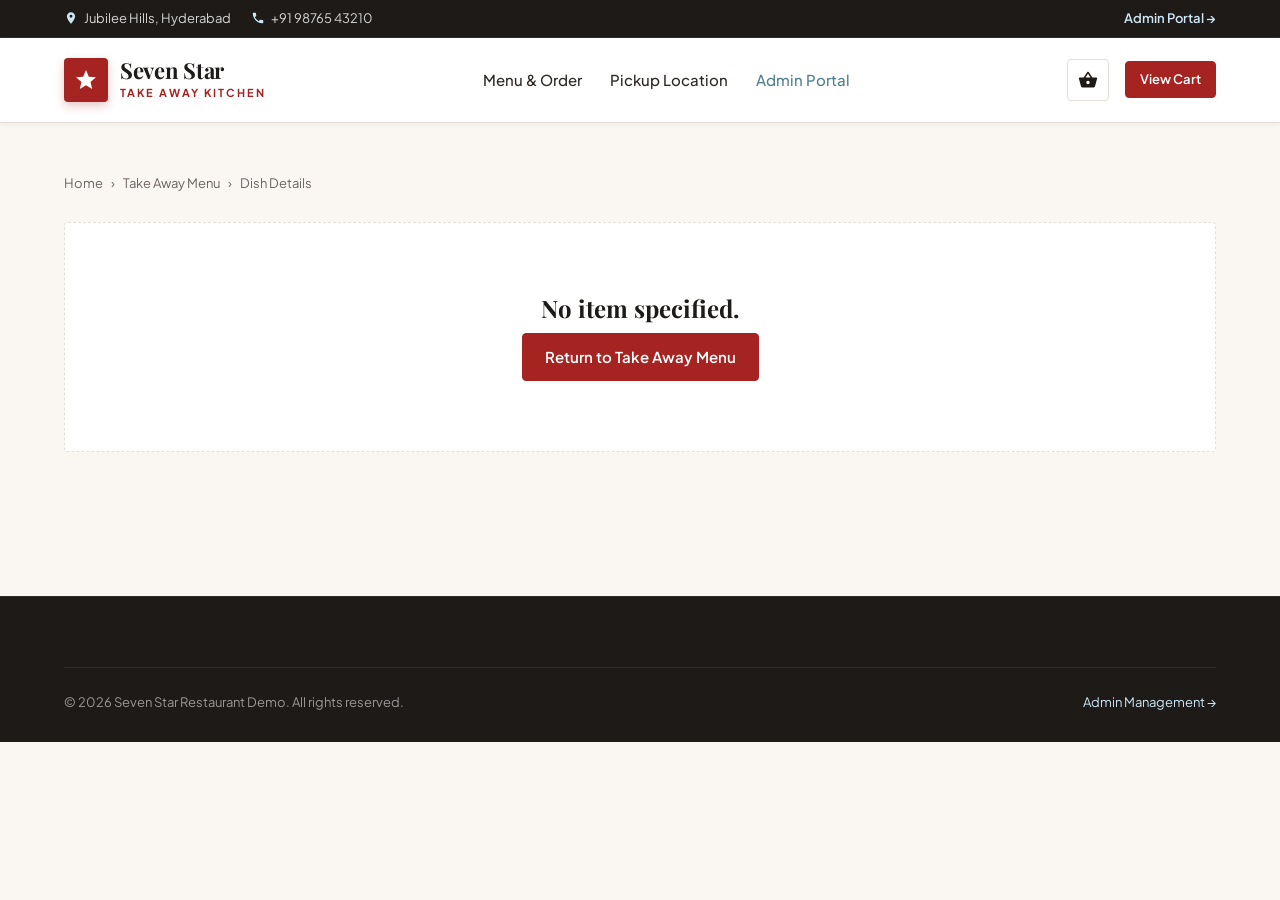
<file: food-details.html>
<!DOCTYPE html>
<html lang="en">
<head>
  <meta charset="UTF-8">
  <meta name="viewport" content="width=device-width, initial-scale=1.0">
  <title>Food Details | Seven Star Restaurant</title>
  
  <link rel="stylesheet" href="css/style.css">
  <link rel="stylesheet" href="css/responsive.css">
  <link rel="stylesheet" href="css/print.css">
</head>
<body>

  <!-- Top Announcement Bar -->
  <div class="top-announcement-bar">
    <div class="container top-bar-inner">
      <div class="top-bar-info">
        <span class="top-info-item">
          <svg viewBox="0 0 24 24"><path fill="currentColor" d="M12 2C8.13 2 5 5.13 5 9c0 5.25 7 13 7 13s7-7.75 7-13c0-3.87-3.13-7-7-7zm0 9.5a2.5 2.5 0 0 1 0-5 2.5 2.5 0 0 1 0 5z"/></svg>
          Jubilee Hills, Hyderabad
        </span>
        <span class="top-info-item">
          <svg viewBox="0 0 24 24"><path fill="currentColor" d="M6.62 10.79a15.05 15.05 0 0 0 6.59 6.59l2.2-2.2c.27-.27.67-.36 1.02-.24 1.12.37 2.33.57 3.57.57.55 0 1 .45 1 1V20c0 .55-.45 1-1 1-9.39 0-17-7.61-17-17 0-.55.45-1 1-1h3.5c.55 0 1 .45 1 1 0 1.25.2 2.45.57 3.57.11.35.03.74-.25 1.02l-2.2 2.2z"/></svg>
          +91 98765 43210
        </span>
      </div>
      <div class="top-bar-links">
        <a href="admin/index.html" class="top-link highlight">Admin Portal &rarr;</a>
      </div>
    </div>
  </div>

  <!-- Main Site Header -->
  <header class="site-header">
    <div class="container header-inner">
      <a href="index.html" class="site-logo">
        <div class="logo-symbol">
          <svg viewBox="0 0 24 24"><path fill="currentColor" d="M12 17.27L18.18 21l-1.64-7.03L22 9.24l-7.19-.61L12 2 9.19 8.63 2 9.24l5.46 4.73L5.82 21z"/></svg>
        </div>
        <div class="logo-text-wrap">
          <span class="logo-title">Seven Star</span>
          <span class="logo-sub" style="color:var(--color-primary-red); font-weight:700;">Take Away Kitchen</span>
        </div>
      </a>

      <nav class="nav-menu">
        <a href="index.html#takeaway-menu" class="nav-link">Menu & Order</a>
        <a href="contact.html" class="nav-link">Pickup Location</a>
        <a href="admin/index.html" class="nav-link" style="color:var(--color-muted-blue);">Admin Portal</a>
      </nav>

      <div class="header-actions">
        <a href="cart.html" class="header-cart-btn" aria-label="Shopping Cart">
          <svg viewBox="0 0 24 24"><path fill="currentColor" d="M17.21 9l-4.38-6.56a.993.993 0 0 0-.83-.42c-.32 0-.64.14-.83.43L6.79 9H2c-.55 0-1 .45-1 1 0 .09.01.18.04.27l2.54 9.27c.23.84 1 1.46 1.92 1.46h13c.92 0 1.69-.62 1.93-1.46l2.54-9.27L23 10c0-.55-.45-1-1-1h-4.79zM9 9l3-4.4L15 9H9zm3 8c-1.1 0-2-.9-2-2s.9-2 2-2 2 .9 2 2-.9 2-2 2z"/></svg>
          <span class="header-cart-count">0</span>
        </a>
        <a href="cart.html" class="btn btn-primary btn-sm">View Cart</a>
        <button class="mobile-menu-btn" aria-label="Toggle navigation menu">
          <span></span><span></span><span></span>
        </button>
      </div>
    </div>
  </header>

  <div class="mobile-nav-overlay"></div>

  <!-- Details Content Container -->
  <main class="details-page-section">
    <div class="container">
      <!-- Breadcrumbs -->
      <nav class="breadcrumbs" id="details-breadcrumbs">
        <a href="index.html">Home</a> &rsaquo;
        <a href="index.html#takeaway-menu">Take Away Menu</a> &rsaquo;
        <span id="breadcrumb-current">Dish Details</span>
      </nav>

      <!-- Details Card Component -->
      <div id="details-render-target">
        <!-- Rendered by JavaScript -->
      </div>

      <!-- Related Dishes Section -->
      <div id="related-dishes-section" style="margin-top: 64px;">
        <!-- Rendered by JavaScript -->
      </div>
    </div>
  </main>

  <!-- Site Footer -->
  <footer class="site-footer">
    <div class="container">
      <div class="footer-bottom">
        <div>&copy; 2026 Seven Star Restaurant Demo. All rights reserved.</div>
        <div><a href="admin/index.html" style="color: var(--color-light-blue);">Admin Management &rarr;</a></div>
      </div>
    </div>
  </footer>

  <!-- Scripts -->
  <script src="js/data.js"></script>
  <script src="js/storage.js"></script>
  <script src="js/menu.js"></script>
  <script src="js/cart.js"></script>
  <script src="js/orders.js"></script>
  <script src="js/main.js"></script>

  <script>
    let currentItem = null;
    let selectedVariant = null;
    let currentQuantity = 1;

    document.addEventListener("DOMContentLoaded", () => {
      const urlParams = new URLSearchParams(window.location.search);
      const itemId = urlParams.get("id");

      if (!itemId) {
        showError("No item specified.");
        return;
      }

      currentItem = MenuService.getItemById(itemId);
      if (!currentItem) {
        showError("Dish not found in our current culinary catalogue.");
        return;
      }

      // Default to first variant
      selectedVariant = currentItem.variants && currentItem.variants.length > 0
        ? currentItem.variants[0]
        : { name: "Standard", price: currentItem.price };

      renderItemDetails();
      renderRelatedDishes();
    });

    function showError(msg) {
      document.getElementById("details-render-target").innerHTML = `
        <div class="empty-results-box">
          <h2 style="font-size: 1.5rem; margin-bottom: 10px;">${msg}</h2>
          <a href="index.html#takeaway-menu" class="btn btn-primary">Return to Take Away Menu</a>
        </div>
      `;
    }

    function renderItemDetails() {
      document.title = `${currentItem.name} | Seven Star Restaurant`;
      document.getElementById("breadcrumb-current").textContent = currentItem.name;

      const target = document.getElementById("details-render-target");
      const activePrice = selectedVariant.price;

      target.innerHTML = `
        <div class="details-grid">
          <div class="details-gallery">
            <img src="${currentItem.image}" alt="${currentItem.name}" class="details-main-img">
            ${currentItem.badge ? `<span class="dish-badge-pill" style="top:20px; left:20px;">${currentItem.badge}</span>` : ''}
          </div>

          <div class="details-content">
            <div class="details-header-row">
              ${SevenStar.getDietaryBadge(currentItem.isVeg)}
              <span style="font-size: 0.8125rem; color: var(--color-warm-brown); font-weight: 700; text-transform: uppercase;">
                ${currentItem.category.replace(/-/g, ' ')}
              </span>
            </div>

            <h1 class="details-title">${currentItem.name}</h1>
            <div class="details-price-tag" id="dynamic-price-tag">
              ${SevenStar.formatINR(activePrice)}
            </div>

            <p class="details-description">
              ${currentItem.description}
            </p>

            <!-- Portion / Variant Selector -->
            ${currentItem.variants && currentItem.variants.length > 0 ? `
              <div class="variant-selector-box">
                <label>Select Portion Size</label>
                <div class="variant-options-grid">
                  ${currentItem.variants.map((v, idx) => `
                    <button class="variant-option-btn ${v.name === selectedVariant.name ? 'selected' : ''}" onclick="selectVariant('${v.name}', ${v.price})">
                      <span>${v.name}</span>
                      <strong style="color: var(--color-primary-red);">${SevenStar.formatINR(v.price)}</strong>
                    </button>
                  `).join("")}
                </div>
              </div>
            ` : ''}

            <!-- Special Instructions Input -->
            <div class="form-group" style="margin-top: 14px;">
              <label for="dish-instructions">Special Chef Instructions (Optional)</label>
              <input type="text" id="dish-instructions" placeholder="e.g. Less spicy, extra mint chutney, well done" style="font-size: 0.875rem;">
            </div>

            <!-- Quantity & Add to Cart -->
            <div class="details-action-row">
              <div class="quantity-stepper">
                <button class="stepper-btn" onclick="updateQty(-1)" aria-label="Decrease quantity">&minus;</button>
                <span class="stepper-val" id="qty-val">${currentQuantity}</span>
                <button class="stepper-btn" onclick="updateQty(1)" aria-label="Increase quantity">&plus;</button>
              </div>

              <button class="btn btn-primary btn-lg" style="flex:1;" onclick="handleAddToCart()" ${!currentItem.isAvailable ? 'disabled style="opacity:0.5; cursor:not-allowed;"' : ''}>
                ${currentItem.isAvailable ? `Add to Cart • <span id="btn-total-price">${SevenStar.formatINR(activePrice * currentQuantity)}</span>` : 'Currently Sold Out'}
              </button>
            </div>

            <!-- Dish Culinary Highlights -->
            <div class="dish-facts-strip">
              <div class="fact-item">
                <span>Preparation</span>
                <strong>${currentItem.prepTime || '15-20 min'}</strong>
              </div>
              <div class="fact-item">
                <span>Spice Level</span>
                <strong>${currentItem.spiceLevel || 'Mild'}</strong>
              </div>
              <div class="fact-item">
                <span>Energy</span>
                <strong>${currentItem.calories || '320 kcal'}</strong>
              </div>
            </div>
          </div>
        </div>
      `;
    }

    function selectVariant(name, price) {
      selectedVariant = { name, price };
      document.querySelectorAll(".variant-option-btn").forEach(btn => {
        btn.classList.toggle("selected", btn.textContent.includes(name));
      });
      document.getElementById("dynamic-price-tag").textContent = SevenStar.formatINR(price);
      document.getElementById("btn-total-price").textContent = SevenStar.formatINR(price * currentQuantity);
    }

    function updateQty(delta) {
      currentQuantity = Math.max(1, currentQuantity + delta);
      document.getElementById("qty-val").textContent = currentQuantity;
      document.getElementById("btn-total-price").textContent = SevenStar.formatINR(selectedVariant.price * currentQuantity);
    }

    function handleAddToCart() {
      if (!currentItem.isAvailable) return;

      const instructions = (document.getElementById("dish-instructions")?.value || "").trim();
      CartService.addItem(currentItem, selectedVariant.name, currentQuantity, instructions);

      SevenStar.showToast(`Added <strong>${currentQuantity}x ${currentItem.name} (${selectedVariant.name})</strong> to cart!`, 'success');

      // Reset quantity
      currentQuantity = 1;
      const qtyEl = document.getElementById("qty-val");
      if (qtyEl) qtyEl.textContent = 1;
      const btnTotal = document.getElementById("btn-total-price");
      if (btnTotal) btnTotal.textContent = SevenStar.formatINR(selectedVariant.price);
    }

    function renderRelatedDishes() {
      const related = MenuService.getRelatedItems(currentItem.id, 3);
      const container = document.getElementById("related-dishes-section");
      if (!container || related.length === 0) return;

      container.innerHTML = `
        <div class="section-header text-left" style="margin-bottom: 24px;">
          <h2 style="font-size: 1.625rem;">Pairs Exquisitely With</h2>
        </div>
        <div class="dishes-grid">
          ${related.map(item => `
            <div class="dish-card">
              <div class="dish-card-img-wrap">
                <a href="food-details.html?id=${item.id}">
                  <img src="${item.image}" alt="${item.name}" loading="lazy">
                </a>
              </div>
              <div class="dish-card-body">
                <div class="dish-meta-row">
                  ${SevenStar.getDietaryBadge(item.isVeg)}
                  <span style="font-size: 0.75rem; color: var(--color-warm-brown); font-weight: 600;">${item.category.replace(/-/g, ' ')}</span>
                </div>
                <h3 class="dish-title"><a href="food-details.html?id=${item.id}">${item.name}</a></h3>
                <div class="dish-footer-row" style="margin-top:auto;">
                  <span class="dish-price">${SevenStar.formatINR(item.price)}</span>
                  <button class="btn btn-outline btn-sm" onclick="SevenStar.quickAddToCart('${item.id}', event)">+ Add</button>
                </div>
              </div>
            </div>
          `).join("")}
        </div>
      `;
    }
  </script>
</body>
</html>
</file>
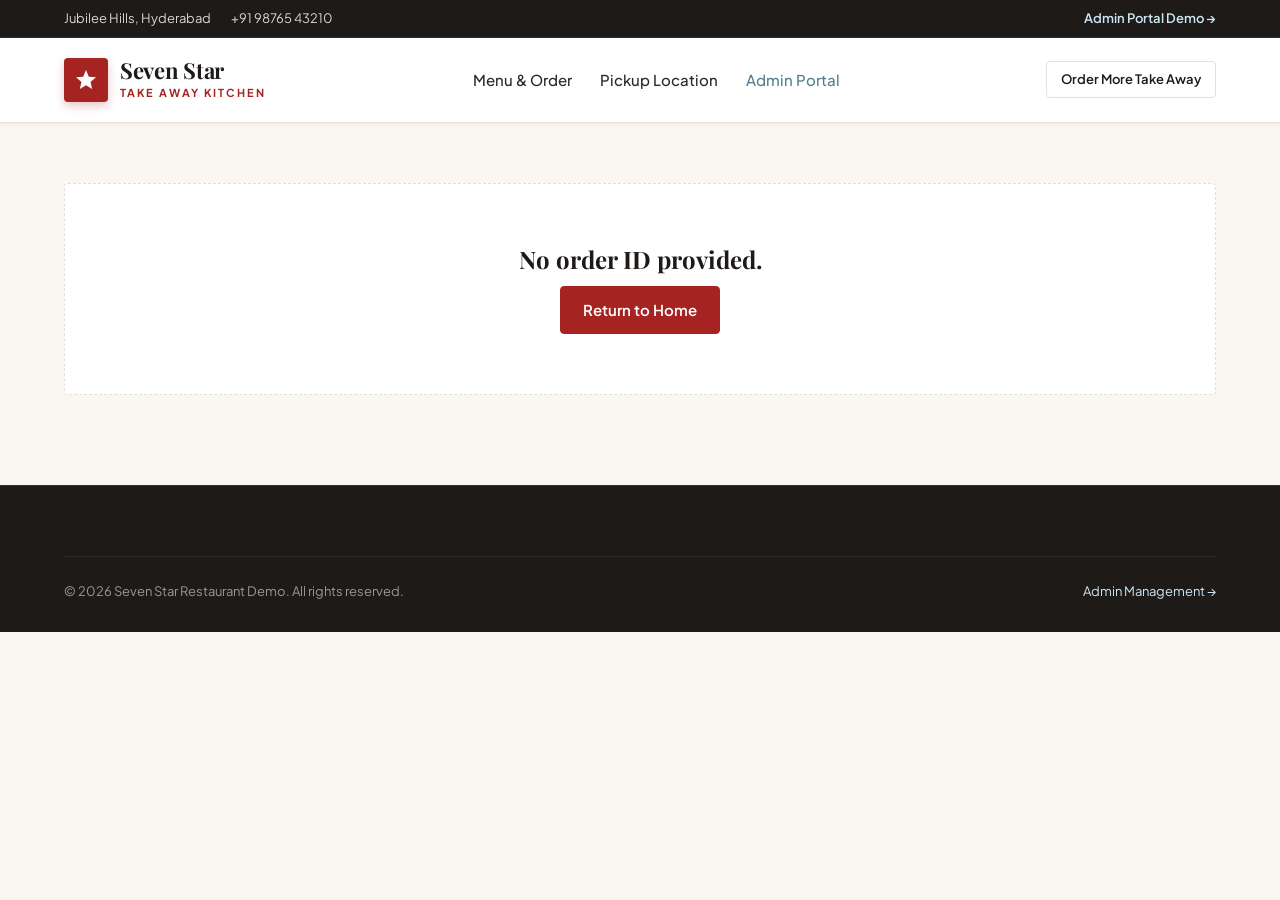
<file: order-confirmation.html>
<!DOCTYPE html>
<html lang="en">
<head>
  <meta charset="UTF-8">
  <meta name="viewport" content="width=device-width, initial-scale=1.0">
  <title>Order Confirmation | Seven Star Restaurant</title>
  
  <link rel="stylesheet" href="css/style.css">
  <link rel="stylesheet" href="css/responsive.css">
  <link rel="stylesheet" href="css/print.css">
</head>
<body>

  <!-- Top Announcement Bar -->
  <div class="top-announcement-bar">
    <div class="container top-bar-inner">
      <div class="top-bar-info">
        <span class="top-info-item">Jubilee Hills, Hyderabad</span>
        <span class="top-info-item">+91 98765 43210</span>
      </div>
      <div class="top-bar-links">
        <a href="admin/index.html" class="top-link highlight">Admin Portal Demo &rarr;</a>
      </div>
    </div>
  </div>

  <!-- Header -->
  <header class="site-header">
    <div class="container header-inner">
      <a href="index.html" class="site-logo">
        <div class="logo-symbol">
          <svg viewBox="0 0 24 24"><path fill="currentColor" d="M12 17.27L18.18 21l-1.64-7.03L22 9.24l-7.19-.61L12 2 9.19 8.63 2 9.24l5.46 4.73L5.82 21z"/></svg>
        </div>
        <div class="logo-text-wrap">
          <span class="logo-title">Seven Star</span>
          <span class="logo-sub" style="color:var(--color-primary-red); font-weight:700;">Take Away Kitchen</span>
        </div>
      </a>

      <nav class="nav-menu">
        <a href="index.html#takeaway-menu" class="nav-link">Menu & Order</a>
        <a href="contact.html" class="nav-link">Pickup Location</a>
        <a href="admin/index.html" class="nav-link" style="color:var(--color-muted-blue);">Admin Portal</a>
      </nav>

      <div class="header-actions">
        <a href="index.html#takeaway-menu" class="btn btn-outline btn-sm">Order More Take Away</a>
      </div>
    </div>
  </header>

  <!-- Confirmation Section -->
  <main class="confirmation-section">
    <div class="container">
      <div id="confirmation-render-target">
        <!-- Rendered by JavaScript -->
      </div>
    </div>
  </main>

  <!-- Hidden Printable Wrapper Target for window.print() -->
  <div id="printable-receipt-container"></div>

  <!-- Site Footer -->
  <footer class="site-footer">
    <div class="container">
      <div class="footer-bottom">
        <div>&copy; 2026 Seven Star Restaurant Demo. All rights reserved.</div>
        <div><a href="admin/index.html" style="color: var(--color-light-blue);">Admin Management &rarr;</a></div>
      </div>
    </div>
  </footer>

  <!-- Scripts -->
  <script src="js/data.js"></script>
  <script src="js/storage.js"></script>
  <script src="js/menu.js"></script>
  <script src="js/cart.js"></script>
  <script src="js/orders.js"></script>
  <script src="js/main.js"></script>

  <script>
    let activeOrder = null;

    document.addEventListener("DOMContentLoaded", () => {
      const urlParams = new URLSearchParams(window.location.search);
      const orderId = urlParams.get("id");

      if (!orderId) {
        showError("No order ID provided.");
        return;
      }

      activeOrder = OrderService.getOrderById(orderId);
      if (!activeOrder) {
        showError(`Order <strong>${orderId}</strong> could not be located in LocalStorage.`);
        return;
      }

      renderOrderConfirmation(activeOrder);
    });

    function showError(msg) {
      document.getElementById("confirmation-render-target").innerHTML = `
        <div class="empty-results-box" style="padding: 60px 20px;">
          <h2 style="font-size: 1.5rem; margin-bottom: 12px;">${msg}</h2>
          <a href="index.html" class="btn btn-primary">Return to Home</a>
        </div>
      `;
    }

    function renderOrderConfirmation(order) {
      const target = document.getElementById("confirmation-render-target");
      const isPaid = order.payment.status === "paid";
      const formattedDate = new Date(order.orderDate).toLocaleString("en-IN", {
        dateStyle: "medium",
        timeStyle: "short"
      });

      target.innerHTML = `
        <div class="confirmation-card">
          <!-- Hero Banner -->
          <div class="confirmation-hero-banner">
            <div class="conf-check-icon">
              <svg viewBox="0 0 24 24"><path fill="currentColor" d="M9 16.17L4.83 12l-1.42 1.41L9 19 21 7l-1.41-1.41z"/></svg>
            </div>
            <h1>Order Confirmed!</h1>
            <p style="font-size: 1rem; opacity: 0.9;">
              Thank you, <strong>${order.customer.name}</strong>. Your order has been registered in our kitchen queue.
            </p>
          </div>

          <div class="confirmation-body">
            <!-- Receipt Box -->
            <div class="receipt-box" id="onscreen-receipt">
              <div class="receipt-restaurant-head">
                <h2>Seven Star Take Away</h2>
                <p>Express Kitchen & Take Away Counter • Jubilee Hills, Hyderabad</p>
                <p>Phone: +91 98765 43210 • GSTIN: 36AAACS1429B1Z8</p>
              </div>

              <div class="receipt-meta-grid">
                <div>
                  <strong>Order ID:</strong> ${order.id}<br>
                  <strong>Date & Time:</strong> ${formattedDate}<br>
                  <strong>Service Type:</strong> ${order.orderType === 'delivery' ? 'Home Delivery' : 'Restaurant Pickup'}
                </div>
                <div>
                  <strong>Customer:</strong> ${order.customer.name}<br>
                  <strong>Phone:</strong> ${order.customer.phone}<br>
                  <strong>Payment:</strong> ${order.payment.method.toUpperCase()} (${isPaid ? 'PAID' : 'PENDING ON DELIVERY'})
                </div>
              </div>

              <div style="font-size: 0.8125rem; margin-bottom: 12px;">
                <strong>Address:</strong> ${order.customer.address}
                ${order.customer.notes ? `<div style="font-style: italic; color: var(--color-warm-brown); margin-top: 2px;">Note: "${order.customer.notes}"</div>` : ''}
              </div>

              <table class="receipt-items-table">
                <thead>
                  <tr>
                    <th>Item & Variant</th>
                    <th style="text-align: center;">Qty</th>
                    <th style="text-align: right;">Rate</th>
                    <th>Total</th>
                  </tr>
                </thead>
                <tbody>
                  ${order.items.map(i => `
                    <tr>
                      <td>
                        <strong>${i.name}</strong>
                        <div style="font-size: 0.72rem; color: var(--color-warm-brown);">${i.variant}</div>
                      </td>
                      <td style="text-align: center;">${i.quantity}</td>
                      <td style="text-align: right;">${SevenStar.formatINR(i.price)}</td>
                      <td>${SevenStar.formatINR(i.itemTotal)}</td>
                    </tr>
                  `).join("")}
                </tbody>
              </table>

              <div class="receipt-summary-block">
                <div class="receipt-summary-row">
                  <span>Subtotal</span>
                  <span>${SevenStar.formatINR(order.pricing.subtotal)}</span>
                </div>
                ${order.pricing.discount > 0 ? `
                  <div class="receipt-summary-row" style="color: var(--color-olive-green);">
                    <span>Discount (${order.pricing.couponCode || 'PROMO'})</span>
                    <span>-${SevenStar.formatINR(order.pricing.discount)}</span>
                  </div>
                ` : ''}
                <div class="receipt-summary-row">
                  <span>Packaging Charges</span>
                  <span>${SevenStar.formatINR(order.pricing.packagingCharge)}</span>
                </div>
                <div class="receipt-summary-row">
                  <span>Delivery Charges</span>
                  <span>${order.pricing.deliveryFee === 0 ? 'FREE' : SevenStar.formatINR(order.pricing.deliveryFee)}</span>
                </div>
                <div class="receipt-summary-row">
                  <span>GST Taxes (5%)</span>
                  <span>${SevenStar.formatINR(order.pricing.gst)}</span>
                </div>
                <div class="receipt-summary-row receipt-grand-total">
                  <span>Grand Total</span>
                  <span>${SevenStar.formatINR(order.pricing.grandTotal)}</span>
                </div>
              </div>
            </div>

            <!-- Receipt Print & Tracking Actions -->
            <div class="receipt-print-actions">
              <button class="btn btn-outline" onclick="printReceipt('a4')">
                <svg viewBox="0 0 24 24" style="width:16px; height:16px;"><path fill="currentColor" d="M19 8H5c-1.66 0-3 1.34-3 3v6h4v4h12v-4h4v-6c0-1.66-1.34-3-3-3zm-3 11H8v-5h8v5zm3-7c-.55 0-1-.45-1-1s.45-1 1-1 1 .45 1 1-.45 1-1 1zm-1-9H6v4h12V3z"/></svg>
                Print A4 Tax Invoice
              </button>

              <button class="btn btn-outline" onclick="printReceipt('thermal')">
                <svg viewBox="0 0 24 24" style="width:16px; height:16px;"><path fill="currentColor" d="M19 8H5c-1.66 0-3 1.34-3 3v6h4v4h12v-4h4v-6c0-1.66-1.34-3-3-3zm-3 11H8v-5h8v5zm3-7c-.55 0-1-.45-1-1s.45-1 1-1 1 .45 1 1-.45 1-1 1zm-1-9H6v4h12V3z"/></svg>
                Print 80mm Thermal POS Slip
              </button>

              <a href="index.html#takeaway-menu" class="btn btn-primary">
                Order More Take Away &rarr;
              </a>
            </div>

            <div style="text-align: center; margin-top: 24px; font-size: 0.8125rem; color: var(--color-text-muted);">
              Notice: Automatic hardware receipt printer integration is simulated for this demo prototype.
            </div>
          </div>
        </div>
      `;
    }

    function printReceipt(format) {
      if (!activeOrder) return;
      const printContainer = document.getElementById("printable-receipt-container");
      const order = activeOrder;
      const formattedDate = new Date(order.orderDate).toLocaleString("en-IN");

      if (format === "a4") {
        printContainer.innerHTML = `
          <div class="a4-invoice-layout">
            <div class="inv-header">
              <div class="inv-brand">
                <h1>Seven Star Take Away</h1>
                <p>Plot No. 42, Royal Heritage Enclave, Road No. 36, Jubilee Hills</p>
                <p>Hyderabad, Telangana - 500033 | Phone: +91 98765 43210</p>
                <p>GSTIN: 36AAACS1429B1Z8 | FSSAI Lic No: 13622011000214</p>
              </div>
              <div class="inv-details">
                <h2>Tax Invoice</h2>
                <p><strong>Invoice No:</strong> ${order.id}</p>
                <p><strong>Date:</strong> ${formattedDate}</p>
                <p><strong>Service:</strong> ${order.orderType === 'delivery' ? 'Home Delivery' : 'Restaurant Pickup'}</p>
              </div>
            </div>

            <div class="inv-meta-grid">
              <div class="inv-meta-col">
                <h4>Billed & Delivered To:</h4>
                <strong>${order.customer.name}</strong><br>
                ${order.customer.phone}<br>
                ${order.customer.address}
              </div>
              <div class="inv-meta-col" style="text-align: right;">
                <h4>Payment Information:</h4>
                <strong>Method:</strong> ${order.payment.method.toUpperCase()}<br>
                <strong>Status:</strong> ${order.payment.status.toUpperCase()}<br>
                ${order.payment.transactionId ? `Ref: ${order.payment.transactionId}` : ''}
              </div>
            </div>

            <table class="inv-table">
              <thead>
                <tr>
                  <th>#</th>
                  <th>Item Description</th>
                  <th>Portion</th>
                  <th style="text-align:center;">Qty</th>
                  <th style="text-align:right;">Rate (₹)</th>
                  <th style="text-align:right;">Amount (₹)</th>
                </tr>
              </thead>
              <tbody>
                ${order.items.map((i, idx) => `
                  <tr>
                    <td>${idx + 1}</td>
                    <td><strong>${i.name}</strong></td>
                    <td>${i.variant}</td>
                    <td style="text-align:center;">${i.quantity}</td>
                    <td style="text-align:right;">${i.price.toFixed(2)}</td>
                    <td style="text-align:right;">${i.itemTotal.toFixed(2)}</td>
                  </tr>
                `).join("")}
              </tbody>
            </table>

            <div class="inv-totals-wrap">
              <div class="inv-total-row"><span>Item Subtotal:</span><span>₹${order.pricing.subtotal.toFixed(2)}</span></div>
              ${order.pricing.discount > 0 ? `<div class="inv-total-row" style="color:#6A994E;"><span>Discount (${order.pricing.couponCode || 'PROMO'}):</span><span>-₹${order.pricing.discount.toFixed(2)}</span></div>` : ''}
              <div class="inv-total-row"><span>Packaging Charge:</span><span>₹${order.pricing.packagingCharge.toFixed(2)}</span></div>
              <div class="inv-total-row"><span>Delivery Fee:</span><span>₹${order.pricing.deliveryFee.toFixed(2)}</span></div>
              <div class="inv-total-row"><span>GST Taxes (5%):</span><span>₹${order.pricing.gst.toFixed(2)}</span></div>
              <div class="inv-total-row grand"><span>Grand Total:</span><span>₹${order.pricing.grandTotal.toFixed(2)}</span></div>
            </div>

            <div class="inv-footer-note">
              <p>Thank you for ordering with Seven Star Take Away! For curbside handover, call +91 98765 43210.</p>
              <p>This is a computer-generated tax invoice prototype.</p>
            </div>
          </div>
        `;
      } else {
        // Thermal POS Receipt Slip
        printContainer.innerHTML = `
          <div class="thermal-receipt-layout">
            <div class="th-center">
              <div class="th-title">SEVEN STAR TAKE AWAY</div>
              <div class="th-sub">Jubilee Hills, Hyderabad</div>
              <div class="th-sub">Tel: +91 98765 43210</div>
              <div class="th-sub">GSTIN: 36AAACS1429B1Z8</div>
            </div>
            <div class="th-divider"></div>
            <div class="th-meta-row"><span>ORDER:</span><strong>${order.id}</strong></div>
            <div class="th-meta-row"><span>DATE:</span><span>${formattedDate}</span></div>
            <div class="th-meta-row"><span>TYPE:</span><strong>${order.orderType.toUpperCase()}</strong></div>
            <div class="th-meta-row"><span>CUST:</span><span>${order.customer.name}</span></div>
            <div class="th-meta-row"><span>PHONE:</span><span>${order.customer.phone}</span></div>
            <div class="th-divider"></div>

            <div class="th-items-head">
              <span>ITEM</span>
              <span>QTY x RATE</span>
              <span>AMT</span>
            </div>

            ${order.items.map(i => `
              <div class="th-item-row">
                <div class="th-item-name">${i.name} (${i.variant})</div>
                <div class="th-item-calc">${i.quantity} x ${i.price}</div>
                <div class="th-item-calc">₹${i.itemTotal}</div>
              </div>
            `).join("")}

            <div class="th-divider"></div>
            <div class="th-meta-row"><span>SUBTOTAL:</span><span>₹${order.pricing.subtotal}</span></div>
            ${order.pricing.discount > 0 ? `<div class="th-meta-row"><span>DISCOUNT:</span><span>-₹${order.pricing.discount}</span></div>` : ''}
            <div class="th-meta-row"><span>PACKING:</span><span>₹${order.pricing.packagingCharge}</span></div>
            <div class="th-meta-row"><span>DELIVERY:</span><span>₹${order.pricing.deliveryFee}</span></div>
            <div class="th-meta-row"><span>GST (5%):</span><span>₹${order.pricing.gst}</span></div>
            
            <div class="th-grand-total">
              <span>TOTAL PAYABLE:</span>
              <span>₹${order.pricing.grandTotal}</span>
            </div>

            <div class="th-meta-row"><span>PAYMENT:</span><strong>${order.payment.method.toUpperCase()} (${order.payment.status.toUpperCase()})</strong></div>
            
            <div class="th-divider"></div>
            <div class="th-center">
              <div class="th-barcode-mock">||| | |||| || |||||| |</div>
              <div>*** THANK YOU! VISIT AGAIN ***</div>
              <div style="font-size:8px; margin-top:4px;">PROTOTYPE POS RECEIPT</div>
            </div>
          </div>
        `;
      }

      window.print();
    }
  </script>
</body>
</html>
</file>
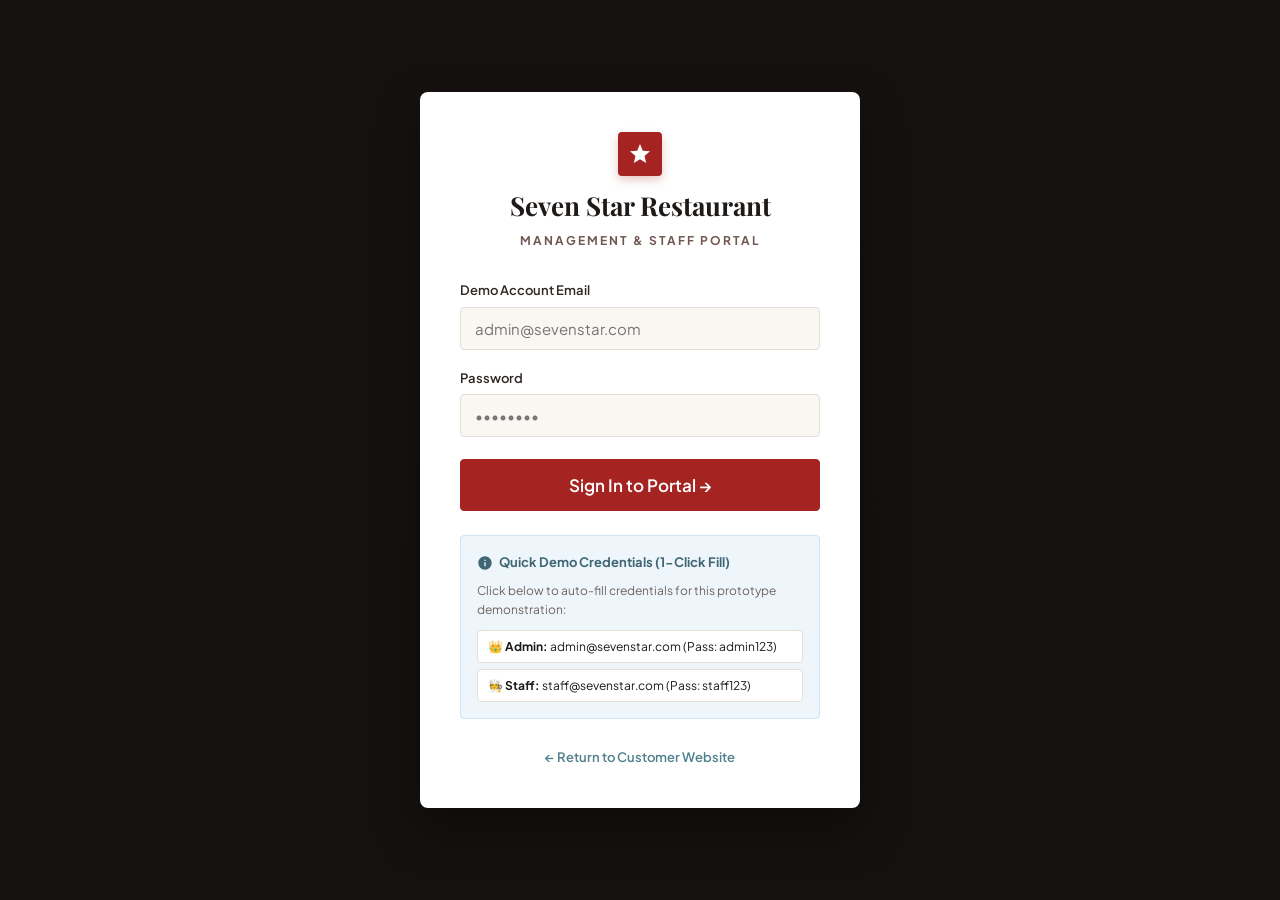
<file: admin/customers.html>
<!DOCTYPE html>
<html lang="en">
<head>
  <meta charset="UTF-8">
  <meta name="viewport" content="width=device-width, initial-scale=1.0">
  <title>Customer Directory | Seven Star Admin</title>
  
  <link rel="stylesheet" href="../css/style.css">
  <link rel="stylesheet" href="../css/admin.css">
  <link rel="stylesheet" href="../css/responsive.css">
</head>
<body class="admin-body">

  <aside class="admin-sidebar" id="admin-sidebar">
    <div class="admin-sidebar-brand">
      <div class="brand-logo-icon">
        <svg viewBox="0 0 24 24"><path fill="currentColor" d="M12 17.27L18.18 21l-1.64-7.03L22 9.24l-7.19-.61L12 2 9.19 8.63 2 9.24l5.46 4.73L5.82 21z"/></svg>
      </div>
      <div class="brand-text">
        <span class="brand-name">Seven Star</span>
        <span class="brand-portal-label">Admin Portal</span>
      </div>
    </div>

    <nav class="admin-nav">
      <a href="dashboard.html">
        <svg viewBox="0 0 24 24"><path fill="currentColor" d="M3 13h8V3H3v10zm0 8h8v-6H3v6zm10 0h8V11h-8v10zm0-18v6h8V3h-8z"/></svg>
        <span>Dashboard</span>
      </a>
      <a href="orders.html">
        <svg viewBox="0 0 24 24"><path fill="currentColor" d="M19 3H5c-1.1 0-2 .9-2 2v14c0 1.1.9 2 2 2h14c1.1 0 2-.9 2-2V5c0-1.1-.9-2-2-2zm-7 14l-5-5 1.41-1.41L12 14.17l7.59-7.59L21 8l-9 9z"/></svg>
        <span>Order Management</span>
      </a>
      <a href="menu-management.html">
        <svg viewBox="0 0 24 24"><path fill="currentColor" d="M11 9H9V2H7v7H5V2H3v7c0 2.12 1.66 3.84 3.75 3.97V22h2.5v-9.03C11.34 12.84 13 11.12 13 9V2h-2v7zm5-3v8h2.5v8H21V2c-2.76 0-5 2.24-5 4z"/></svg>
        <span>Menu Management</span>
      </a>
      <a href="customers.html" class="active">
        <svg viewBox="0 0 24 24"><path fill="currentColor" d="M16 11c1.66 0 2.99-1.34 2.99-3S17.66 5 16 5c-1.66 0-3 1.34-3 3s1.34 3 3 3zm-8 0c1.66 0 2.99-1.34 2.99-3S9.66 5 8 5C6.34 5 5 6.34 5 8s1.34 3 3 3zm0 2c-2.33 0-7 1.17-7 3.5V19h14v-2.5c0-2.33-4.67-3.5-7-3.5zm8 0c-.29 0-.62.02-.97.05 1.16.84 1.97 1.97 1.97 3.45V19h6v-2.5c0-2.33-4.67-3.5-7-3.5z"/></svg>
        <span>Customer Directory</span>
      </a>
      <a href="staff.html">
        <svg viewBox="0 0 24 24"><path fill="currentColor" d="M12 12c2.21 0 4-1.79 4-4s-1.79-4-4-4-4 1.79-4 4 1.79 4 4 4zm0 2c-2.67 0-8 1.34-8 4v2h16v-2c0-2.66-5.33-4-8-4z"/></svg>
        <span>Staff Accounts</span>
      </a>
      <a href="reports.html">
        <svg viewBox="0 0 24 24"><path fill="currentColor" d="M19 3H5c-1.1 0-2 .9-2 2v14c0 1.1.9 2 2 2h14c1.1 0 2-.9 2-2V5c0-1.1-.9-2-2-2zM9 17H7v-7h2v7zm4 0h-2V7h2v10zm4 0h-2v-4h2v4z"/></svg>
        <span>Sales & Reports</span>
      </a>
      <a href="settings.html">
        <svg viewBox="0 0 24 24"><path fill="currentColor" d="M19.14 12.94c.04-.3.06-.61.06-.94 0-.32-.02-.64-.07-.94l2.03-1.58a.49.49 0 0 0 .12-.61l-1.92-3.32a.488.488 0 0 0-.59-.22l-2.39.96c-.5-.38-1.03-.7-1.62-.94l-.36-2.54a.484.484 0 0 0-.48-.41h-3.84c-.24 0-.43.17-.47.41l-.36 2.54c-.59.24-1.13.57-1.62.94l-2.39-.96c-.22-.08-.47 0-.59.22L2.74 8.87c-.12.21-.08.47.12.61l2.03 1.58c-.05.3-.09.63-.09.94s.02.64.07.94l-2.03 1.58a.49.49 0 0 0-.12.61l1.92 3.32c.12.22.37.29.59.22l2.39-.96c.5.38 1.03.7 1.62.94l.36 2.54c.05.24.24.41.48.41h3.84c.24 0 .44-.17.47-.41l.36-2.54c.59-.24 1.13-.56 1.62-.94l2.39.96c.22.08.47 0 .59-.22l1.92-3.32c.12-.22.07-.47-.12-.61l-2.01-1.58zM12 15.6c-1.98 0-3.6-1.62-3.6-3.6s1.62-3.6 3.6-3.6 3.6 1.62 3.6 3.6-1.62 3.6-3.6 3.6z"/></svg>
        <span>Settings & Reset</span>
      </a>
    </nav>
  </aside>

  <!-- MAIN -->
  <div class="admin-main">
    <header class="admin-topbar">
      <div class="admin-topbar-left">
        <button class="admin-mobile-toggle" onclick="document.getElementById('admin-sidebar').classList.toggle('active')">☰</button>
        <h1 class="admin-topbar-title">Customer Directory & Guest Profiles</h1>
      </div>
      <div class="admin-topbar-right">
        <a href="../index.html" class="view-site-link" target="_blank">Customer Site</a>
      </div>
    </header>

    <main class="admin-content-area">
      <div class="admin-card">
        <div class="admin-filter-bar">
          <div class="search-input-wrap" style="width:280px;">
            <svg viewBox="0 0 24 24"><path fill="currentColor" d="M15.5 14h-.79l-.28-.27A6.471 6.471 0 0 0 16 9.5 6.5 6.5 0 1 0 9.5 16c1.61 0 3.09-.59 4.23-1.57l.27.28v.79l5 4.99L20.49 19l-4.99-5zm-6 0C7.01 14 5 11.99 5 9.5S7.01 5 9.5 5 14 7.01 14 9.5 11.99 14 9.5 14z"/></svg>
            <input type="text" id="cust-search" placeholder="Search customer name, phone, email...">
          </div>
          <div id="cust-count-badge" style="font-size:0.875rem; color:var(--color-text-muted);">
            Registered guests
          </div>
        </div>

        <div class="table-responsive">
          <table class="admin-table">
            <thead>
              <tr>
                <th>Customer ID</th>
                <th>Guest Name</th>
                <th>Phone Number</th>
                <th>Email Address</th>
                <th>Total Orders</th>
                <th>Lifetime Spend (₹)</th>
                <th>Delivery Address</th>
              </tr>
            </thead>
            <tbody id="customers-table-tbody">
              <!-- Dynamically populated -->
            </tbody>
          </table>
        </div>
      </div>
    </main>
  </div>

  <!-- Scripts -->
  <script src="../js/data.js"></script>
  <script src="../js/storage.js"></script>
  <script src="../js/auth.js"></script>
  <script src="../js/orders.js"></script>
  <script src="../js/main.js"></script>
  <script src="../js/admin.js"></script>

  <script>
    document.addEventListener("DOMContentLoaded", () => {
      AdminApp.init();
      renderCustomers();

      const search = document.getElementById("cust-search");
      if (search) {
        search.addEventListener("input", (e) => {
          renderCustomers(e.target.value);
        });
      }
    });

    function renderCustomers(query = "") {
      let customers = StorageService.get(STORAGE_KEYS.CUSTOMERS, []);
      const tbody = document.getElementById("customers-table-tbody");
      const badge = document.getElementById("cust-count-badge");
      if (!tbody) return;

      if (query.trim()) {
        const q = query.toLowerCase();
        customers = customers.filter(c => 
          c.name.toLowerCase().includes(q) ||
          c.phone.includes(q) ||
          (c.email && c.email.toLowerCase().includes(q))
        );
      }

      if (badge) badge.textContent = `Showing ${customers.length} guest records`;

      if (customers.length === 0) {
        tbody.innerHTML = `<tr><td colspan="7" style="text-align:center; padding:30px;">No customers found matching search.</td></tr>`;
        return;
      }

      tbody.innerHTML = customers.map(c => `
        <tr>
          <td><strong style="color:var(--color-muted-blue);">${c.id}</strong></td>
          <td><strong>${c.name}</strong></td>
          <td><a href="tel:${c.phone}" style="color:var(--color-muted-blue);">${c.phone}</a></td>
          <td>${c.email || '—'}</td>
          <td><span class="role-badge role-staff">${c.totalOrders || 1} Orders</span></td>
          <td><strong style="color:var(--color-primary-red); font-family:var(--font-serif); font-size:1rem;">${SevenStar.formatINR(c.totalSpend || 0)}</strong></td>
          <td style="font-size:0.8125rem; max-width:240px; color:var(--color-text-muted);">${c.address || '—'}</td>
        </tr>
      `).join("");
    }
  </script>
</body>
</html>
</file>
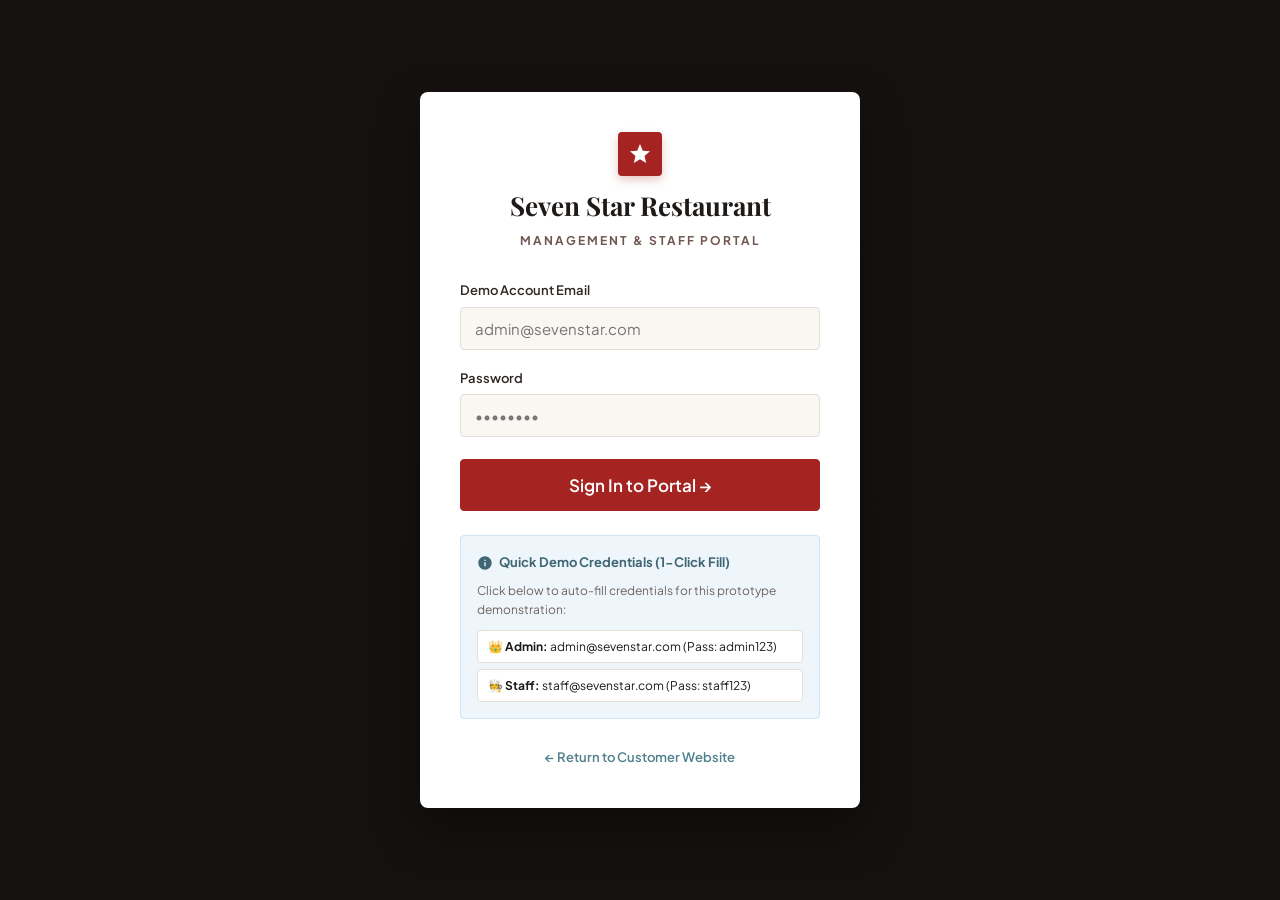
<file: admin/dashboard.html>
<!DOCTYPE html>
<html lang="en">
<head>
  <meta charset="UTF-8">
  <meta name="viewport" content="width=device-width, initial-scale=1.0">
  <title>Admin Dashboard | Seven Star Restaurant</title>
  
  <link rel="stylesheet" href="../css/style.css">
  <link rel="stylesheet" href="../css/admin.css">
  <link rel="stylesheet" href="../css/responsive.css">
</head>
<body class="admin-body">

  <!-- ADMIN SIDEBAR -->
  <aside class="admin-sidebar" id="admin-sidebar">
    <div class="admin-sidebar-brand">
      <div class="brand-logo-icon">
        <svg viewBox="0 0 24 24"><path fill="currentColor" d="M12 17.27L18.18 21l-1.64-7.03L22 9.24l-7.19-.61L12 2 9.19 8.63 2 9.24l5.46 4.73L5.82 21z"/></svg>
      </div>
      <div class="brand-text">
        <span class="brand-name">Seven Star</span>
        <span class="brand-portal-label">Admin Portal</span>
      </div>
    </div>

    <nav class="admin-nav">
      <div class="admin-nav-group-title">Main Operations</div>
      <a href="dashboard.html" class="active">
        <svg viewBox="0 0 24 24"><path fill="currentColor" d="M3 13h8V3H3v10zm0 8h8v-6H3v6zm10 0h8V11h-8v10zm0-18v6h8V3h-8z"/></svg>
        <span>Dashboard</span>
      </a>
      <a href="orders.html">
        <svg viewBox="0 0 24 24"><path fill="currentColor" d="M19 3H5c-1.1 0-2 .9-2 2v14c0 1.1.9 2 2 2h14c1.1 0 2-.9 2-2V5c0-1.1-.9-2-2-2zm-7 14l-5-5 1.41-1.41L12 14.17l7.59-7.59L21 8l-9 9z"/></svg>
        <span>Order Management</span>
      </a>
      <a href="menu-management.html">
        <svg viewBox="0 0 24 24"><path fill="currentColor" d="M11 9H9V2H7v7H5V2H3v7c0 2.12 1.66 3.84 3.75 3.97V22h2.5v-9.03C11.34 12.84 13 11.12 13 9V2h-2v7zm5-3v8h2.5v8H21V2c-2.76 0-5 2.24-5 4z"/></svg>
        <span>Menu Management</span>
      </a>

      <div class="admin-nav-group-title">Guests & Accounts</div>
      <a href="customers.html">
        <svg viewBox="0 0 24 24"><path fill="currentColor" d="M16 11c1.66 0 2.99-1.34 2.99-3S17.66 5 16 5c-1.66 0-3 1.34-3 3s1.34 3 3 3zm-8 0c1.66 0 2.99-1.34 2.99-3S9.66 5 8 5C6.34 5 5 6.34 5 8s1.34 3 3 3zm0 2c-2.33 0-7 1.17-7 3.5V19h14v-2.5c0-2.33-4.67-3.5-7-3.5zm8 0c-.29 0-.62.02-.97.05 1.16.84 1.97 1.97 1.97 3.45V19h6v-2.5c0-2.33-4.67-3.5-7-3.5z"/></svg>
        <span>Customer Directory</span>
      </a>
      <a href="staff.html">
        <svg viewBox="0 0 24 24"><path fill="currentColor" d="M12 12c2.21 0 4-1.79 4-4s-1.79-4-4-4-4 1.79-4 4 1.79 4 4 4zm0 2c-2.67 0-8 1.34-8 4v2h16v-2c0-2.66-5.33-4-8-4z"/></svg>
        <span>Staff Accounts</span>
      </a>

      <div class="admin-nav-group-title">Analytics & Config</div>
      <a href="reports.html">
        <svg viewBox="0 0 24 24"><path fill="currentColor" d="M19 3H5c-1.1 0-2 .9-2 2v14c0 1.1.9 2 2 2h14c1.1 0 2-.9 2-2V5c0-1.1-.9-2-2-2zM9 17H7v-7h2v7zm4 0h-2V7h2v10zm4 0h-2v-4h2v4z"/></svg>
        <span>Sales & Reports</span>
      </a>
      <a href="settings.html">
        <svg viewBox="0 0 24 24"><path fill="currentColor" d="M19.14 12.94c.04-.3.06-.61.06-.94 0-.32-.02-.64-.07-.94l2.03-1.58a.49.49 0 0 0 .12-.61l-1.92-3.32a.488.488 0 0 0-.59-.22l-2.39.96c-.5-.38-1.03-.7-1.62-.94l-.36-2.54a.484.484 0 0 0-.48-.41h-3.84c-.24 0-.43.17-.47.41l-.36 2.54c-.59.24-1.13.57-1.62.94l-2.39-.96c-.22-.08-.47 0-.59.22L2.74 8.87c-.12.21-.08.47.12.61l2.03 1.58c-.05.3-.09.63-.09.94s.02.64.07.94l-2.03 1.58a.49.49 0 0 0-.12.61l1.92 3.32c.12.22.37.29.59.22l2.39-.96c.5.38 1.03.7 1.62.94l.36 2.54c.05.24.24.41.48.41h3.84c.24 0 .44-.17.47-.41l.36-2.54c.59-.24 1.13-.56 1.62-.94l2.39.96c.22.08.47 0 .59-.22l1.92-3.32c.12-.22.07-.47-.12-.61l-2.01-1.58zM12 15.6c-1.98 0-3.6-1.62-3.6-3.6s1.62-3.6 3.6-3.6 3.6 1.62 3.6 3.6-1.62 3.6-3.6 3.6z"/></svg>
        <span>Settings & Reset</span>
      </a>
    </nav>

    <div class="admin-sidebar-footer">
      <div class="admin-sidebar-user">
        <span class="user-name" id="admin-user-name">Chef Rajeshwar</span>
        <span class="role-badge role-admin" id="admin-user-role">ADMIN</span>
      </div>
      <button class="admin-logout-btn" onclick="AuthService.logout()" title="Logout" aria-label="Sign out">
        <svg viewBox="0 0 24 24" style="width:18px; height:18px;"><path fill="currentColor" d="M17 7l-1.41 1.41L18.17 11H8v2h10.17l-2.58 2.58L17 17l5-5zM4 5h8V3H4c-1.1 0-2 .9-2 2v14c0 1.1.9 2 2 2h8v-2H4V5z"/></svg>
      </button>
    </div>
  </aside>

  <!-- ADMIN MAIN WRAPPER -->
  <div class="admin-main">
    <!-- Topbar -->
    <header class="admin-topbar">
      <div class="admin-topbar-left">
        <button class="admin-mobile-toggle" onclick="document.getElementById('admin-sidebar').classList.toggle('active')" aria-label="Toggle sidebar">
          ☰
        </button>
        <h1 class="admin-topbar-title">Executive Dashboard</h1>
      </div>

      <div class="admin-topbar-right">
        <!-- Chime test button -->
        <button class="btn btn-outline btn-sm" onclick="AdminApp.playOrderChime()" title="Test Web Audio sound chime">
          🔔 Test Chime
        </button>

        <!-- View customer site -->
        <a href="../index.html" class="view-site-link" target="_blank">
          <svg viewBox="0 0 24 24"><path fill="currentColor" d="M19 19H5V5h7V3H5a2 2 0 0 0-2 2v14a2 2 0 0 0 2 2h14a2 2 0 0 0 2-2v-7h-2v7zM14 3v2h3.59l-9.83 9.83 1.41 1.41L19 6.41V10h2V3h-7z"/></svg>
          Customer Website
        </a>
      </div>
    </header>

    <!-- Main Content Area -->
    <main class="admin-content-area">
      <!-- Live Order Alert Banner (Shows when order arrives) -->
      <div class="live-order-alert-banner" id="live-order-alert">
        <div class="live-alert-content">
          <svg class="live-alert-bell" viewBox="0 0 24 24"><path fill="currentColor" d="M12 22c1.1 0 2-.9 2-2h-4c0 1.1.9 2 2 2zm6-6v-5c0-3.07-1.63-5.64-4.5-6.32V4c0-.83-.67-1.5-1.5-1.5s-1.5.67-1.5 1.5v.68C7.64 5.36 6 7.92 6 11v5l-2 2v1h16v-1l-2-2zm-2 1H8v-6c0-2.48 1.51-4.5 4-4.5s4 2.02 4 4.5v6z"/></svg>
          <div>
            <strong id="live-alert-title">New Order Received!</strong>
            <div style="font-size: 0.8125rem; opacity: 0.9;" id="live-alert-desc">Order #SSR-XXXX just arrived from customer</div>
          </div>
        </div>
        <div>
          <a href="orders.html" class="btn btn-outline btn-sm" style="background:#fff; color:var(--color-primary-red); border-color:#fff;">
            Manage Orders &rarr;
          </a>
        </div>
      </div>

      <!-- KPI Stat Cards Grid -->
      <div class="stats-cards-grid" id="dashboard-kpi-grid">
        <!-- Rendered by JavaScript -->
      </div>

      <!-- Dashboard Main Row: Recent Orders & Top Selling Dishes -->
      <div style="display: grid; grid-template-columns: 1.8fr 1.2fr; gap: 24px; align-items: start;">
        <!-- Left: Recent Orders Table -->
        <div class="admin-card">
          <div class="admin-card-header">
            <h2 class="admin-card-title">Recent Kitchen Orders</h2>
            <a href="orders.html" class="btn btn-outline btn-sm">View All Orders &rarr;</a>
          </div>

          <div class="table-responsive">
            <table class="admin-table">
              <thead>
                <tr>
                  <th>Order ID</th>
                  <th>Customer</th>
                  <th>Type</th>
                  <th>Amount</th>
                  <th>Status</th>
                  <th>Action</th>
                </tr>
              </thead>
              <tbody id="recent-orders-tbody">
                <!-- Rendered by JavaScript -->
              </tbody>
            </table>
          </div>
        </div>

        <!-- Right: Top Selling Dishes -->
        <div class="admin-card">
          <div class="admin-card-header">
            <h2 class="admin-card-title">Top Selling Dishes</h2>
            <a href="menu-management.html" class="btn btn-outline btn-sm">Manage Menu</a>
          </div>

          <div id="top-selling-list" style="display: flex; flex-direction: column; gap: 14px;">
            <!-- Rendered by JavaScript -->
          </div>
        </div>
      </div>
    </main>
  </div>

  <!-- Scripts -->
  <script src="../js/data.js"></script>
  <script src="../js/storage.js"></script>
  <script src="../js/auth.js"></script>
  <script src="../js/menu.js"></script>
  <script src="../js/cart.js"></script>
  <script src="../js/orders.js"></script>
  <script src="../js/reports.js"></script>
  <script src="../js/main.js"></script>
  <script src="../js/admin.js"></script>

  <script>
    document.addEventListener("DOMContentLoaded", () => {
      AdminApp.init();
      renderDashboard();

      // Listen to new order alerts or status modifications
      window.addEventListener("sevenstar:new_order_alert", (e) => {
        showLiveAlertBanner(e.detail);
        renderDashboard();
      });

      window.addEventListener("sevenstar:order_status_modified", () => {
        renderDashboard();
      });

      window.addEventListener("sevenstar:order_created", (e) => {
        showLiveAlertBanner(e.detail);
        renderDashboard();
      });
    });

    function showLiveAlertBanner(order) {
      const banner = document.getElementById("live-order-alert");
      const title = document.getElementById("live-alert-title");
      const desc = document.getElementById("live-alert-desc");
      if (banner && order) {
        title.textContent = `New Order Placed: #${order.id}!`;
        desc.textContent = `Customer: ${order.customer.name} • Amount: ${SevenStar.formatINR(order.pricing.grandTotal)}`;
        banner.style.display = "flex";
      }
    }

    function renderDashboard() {
      // 1. Render KPIs
      const stats = ReportsService.getDashboardStats();
      const kpiContainer = document.getElementById("dashboard-kpi-grid");

      if (kpiContainer) {
        kpiContainer.innerHTML = `
          <div class="stat-card">
            <div class="stat-card-info">
              <span class="stat-card-label">Total Orders</span>
              <span class="stat-card-value">${stats.totalOrders}</span>
              <span class="stat-card-sub">${stats.newOrders} New placed</span>
            </div>
            <div class="stat-card-icon icon-blue">
              <svg viewBox="0 0 24 24"><path fill="currentColor" d="M19 3H5c-1.1 0-2 .9-2 2v14c0 1.1.9 2 2 2h14c1.1 0 2-.9 2-2V5c0-1.1-.9-2-2-2zm-7 14l-5-5 1.41-1.41L12 14.17l7.59-7.59L21 8l-9 9z"/></svg>
            </div>
          </div>

          <div class="stat-card">
            <div class="stat-card-info">
              <span class="stat-card-label">Active / Preparing</span>
              <span class="stat-card-value">${stats.pendingOrders}</span>
              <span class="stat-card-sub" style="color:var(--color-primary-red);">In Kitchen Queue</span>
            </div>
            <div class="stat-card-icon icon-red">
              <svg viewBox="0 0 24 24"><path fill="currentColor" d="M12 3c-4.97 0-9 4.03-9 9 0 2.12.74 4.07 1.97 5.61L4.35 19.4a1 1 0 0 0 1.41 1.41l1.79-.62C9.17 21.36 10.54 22 12 22c4.97 0 9-4.03 9-9s-4.03-9-9-9z"/></svg>
            </div>
          </div>

          <div class="stat-card">
            <div class="stat-card-info">
              <span class="stat-card-label">Total Revenue</span>
              <span class="stat-card-value">${SevenStar.formatINR(stats.totalRevenue)}</span>
              <span class="stat-card-sub">${SevenStar.formatINR(stats.averageOrderValue)} Avg Order</span>
            </div>
            <div class="stat-card-icon icon-green">
              <svg viewBox="0 0 24 24"><path fill="currentColor" d="M11.8 10.9c-2.27-.59-3-1.2-3-2.15 0-1.09 1.01-1.85 2.7-1.85 1.78 0 2.44.85 2.5 2.1h2.21c-.07-1.72-1.12-3.3-3.21-3.81V3h-3v2.16c-1.94.42-3.5 1.68-3.5 3.61 0 2.31 1.91 3.46 4.7 4.13 2.5.6 3 1.48 3 2.41 0 .69-.49 1.79-2.7 1.79-2.06 0-2.87-.92-2.98-2.1h-2.2c.12 2.19 1.76 3.42 3.68 3.83V21h3v-2.15c1.95-.37 3.5-1.5 3.5-3.55 0-2.84-2.43-3.81-4.7-4.4z"/></svg>
            </div>
          </div>

          <div class="stat-card">
            <div class="stat-card-info">
              <span class="stat-card-label">Menu Items</span>
              <span class="stat-card-value">${stats.totalMenuItems}</span>
              <span class="stat-card-sub">${stats.availableMenuItems} In stock</span>
            </div>
            <div class="stat-card-icon icon-brown">
              <svg viewBox="0 0 24 24"><path fill="currentColor" d="M11 9H9V2H7v7H5V2H3v7c0 2.12 1.66 3.84 3.75 3.97V22h2.5v-9.03C11.34 12.84 13 11.12 13 9V2h-2v7zm5-3v8h2.5v8H21V2c-2.76 0-5 2.24-5 4z"/></svg>
            </div>
          </div>
        `;
      }

      // 2. Render Recent Orders (top 5)
      const orders = OrderService.getOrders().slice(0, 5);
      const tbody = document.getElementById("recent-orders-tbody");
      if (tbody) {
        tbody.innerHTML = orders.map(o => `
          <tr>
            <td>
              <strong style="color:var(--color-primary-red);">${o.id}</strong>
              <div style="font-size:0.75rem; color:var(--color-text-muted);">${AdminApp.formatDateTime(o.orderDate)}</div>
            </td>
            <td>
              <strong>${o.customer.name}</strong>
              <div style="font-size:0.75rem; color:var(--color-text-muted);">${o.customer.phone}</div>
            </td>
            <td>
              <span style="font-size:0.75rem; text-transform:uppercase; font-weight:700; color:var(--color-warm-brown);">
                ${o.orderType}
              </span>
            </td>
            <td>
              <strong>${SevenStar.formatINR(o.pricing?.grandTotal || 0)}</strong>
            </td>
            <td>
              ${AdminApp.renderStatusSelect(o.id, o.status)}
            </td>
            <td>
              <a href="order-details.html?id=${o.id}" class="btn btn-outline btn-sm">
                Details &rarr;
              </a>
            </td>
          </tr>
        `).join("");
      }

      // 3. Render Top Selling Dishes
      const topItems = ReportsService.getTopSellingItems(5);
      const topContainer = document.getElementById("top-selling-list");
      if (topContainer) {
        const maxQty = topItems.length > 0 ? topItems[0].totalQuantity : 1;
        topContainer.innerHTML = topItems.map(item => {
          const percent = Math.round((item.totalQuantity / maxQty) * 100);
          return `
            <div>
              <div style="display:flex; justify-content:space-between; font-size:0.875rem; margin-bottom:4px;">
                <span><strong>${item.name}</strong></span>
                <span style="color:var(--color-primary-red); font-weight:700;">${item.totalQuantity} sold</span>
              </div>
              <div style="height:6px; background-color: var(--color-border); border-radius:4px; overflow:hidden;">
                <div style="width: ${percent}%; height:100%; background-color: var(--color-primary-red);"></div>
              </div>
            </div>
          `;
        }).join("");
      }
    }
  </script>
</body>
</html>
</file>
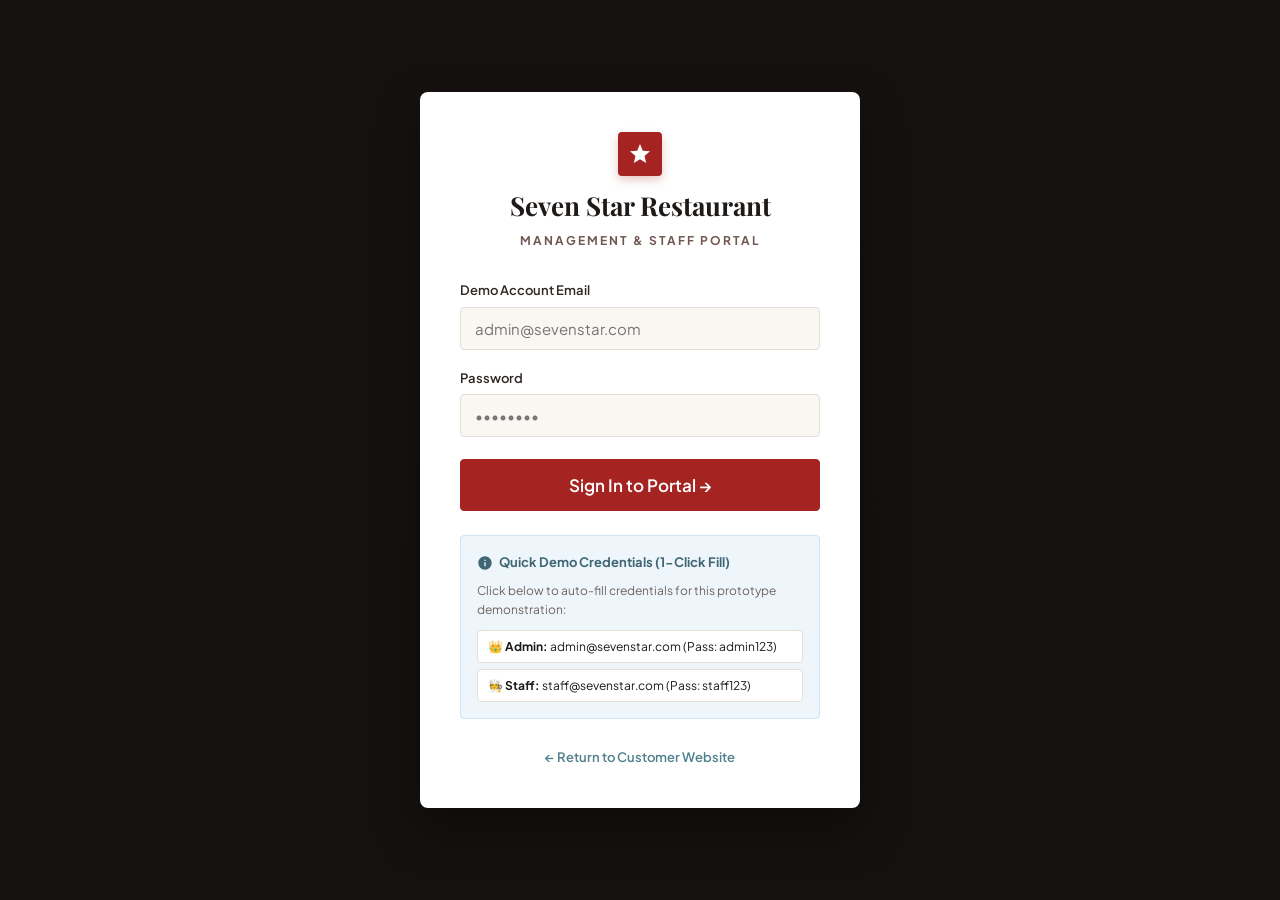
<file: admin/menu-management.html>
<!DOCTYPE html>
<html lang="en">
<head>
  <meta charset="UTF-8">
  <meta name="viewport" content="width=device-width, initial-scale=1.0">
  <title>Menu Management | Seven Star Admin</title>
  
  <link rel="stylesheet" href="../css/style.css">
  <link rel="stylesheet" href="../css/admin.css">
  <link rel="stylesheet" href="../css/responsive.css">
</head>
<body class="admin-body">

  <!-- ADMIN SIDEBAR -->
  <aside class="admin-sidebar" id="admin-sidebar">
    <div class="admin-sidebar-brand">
      <div class="brand-logo-icon">
        <svg viewBox="0 0 24 24"><path fill="currentColor" d="M12 17.27L18.18 21l-1.64-7.03L22 9.24l-7.19-.61L12 2 9.19 8.63 2 9.24l5.46 4.73L5.82 21z"/></svg>
      </div>
      <div class="brand-text">
        <span class="brand-name">Seven Star</span>
        <span class="brand-portal-label">Admin Portal</span>
      </div>
    </div>

    <nav class="admin-nav">
      <a href="dashboard.html">
        <svg viewBox="0 0 24 24"><path fill="currentColor" d="M3 13h8V3H3v10zm0 8h8v-6H3v6zm10 0h8V11h-8v10zm0-18v6h8V3h-8z"/></svg>
        <span>Dashboard</span>
      </a>
      <a href="orders.html">
        <svg viewBox="0 0 24 24"><path fill="currentColor" d="M19 3H5c-1.1 0-2 .9-2 2v14c0 1.1.9 2 2 2h14c1.1 0 2-.9 2-2V5c0-1.1-.9-2-2-2zm-7 14l-5-5 1.41-1.41L12 14.17l7.59-7.59L21 8l-9 9z"/></svg>
        <span>Order Management</span>
      </a>
      <a href="menu-management.html" class="active">
        <svg viewBox="0 0 24 24"><path fill="currentColor" d="M11 9H9V2H7v7H5V2H3v7c0 2.12 1.66 3.84 3.75 3.97V22h2.5v-9.03C11.34 12.84 13 11.12 13 9V2h-2v7zm5-3v8h2.5v8H21V2c-2.76 0-5 2.24-5 4z"/></svg>
        <span>Menu Management</span>
      </a>
      <a href="customers.html">
        <svg viewBox="0 0 24 24"><path fill="currentColor" d="M16 11c1.66 0 2.99-1.34 2.99-3S17.66 5 16 5c-1.66 0-3 1.34-3 3s1.34 3 3 3zm-8 0c1.66 0 2.99-1.34 2.99-3S9.66 5 8 5C6.34 5 5 6.34 5 8s1.34 3 3 3zm0 2c-2.33 0-7 1.17-7 3.5V19h14v-2.5c0-2.33-4.67-3.5-7-3.5zm8 0c-.29 0-.62.02-.97.05 1.16.84 1.97 1.97 1.97 3.45V19h6v-2.5c0-2.33-4.67-3.5-7-3.5z"/></svg>
        <span>Customer Directory</span>
      </a>
      <a href="staff.html">
        <svg viewBox="0 0 24 24"><path fill="currentColor" d="M12 12c2.21 0 4-1.79 4-4s-1.79-4-4-4-4 1.79-4 4 1.79 4 4 4zm0 2c-2.67 0-8 1.34-8 4v2h16v-2c0-2.66-5.33-4-8-4z"/></svg>
        <span>Staff Accounts</span>
      </a>
      <a href="reports.html">
        <svg viewBox="0 0 24 24"><path fill="currentColor" d="M19 3H5c-1.1 0-2 .9-2 2v14c0 1.1.9 2 2 2h14c1.1 0 2-.9 2-2V5c0-1.1-.9-2-2-2zM9 17H7v-7h2v7zm4 0h-2V7h2v10zm4 0h-2v-4h2v4z"/></svg>
        <span>Sales & Reports</span>
      </a>
      <a href="settings.html">
        <svg viewBox="0 0 24 24"><path fill="currentColor" d="M19.14 12.94c.04-.3.06-.61.06-.94 0-.32-.02-.64-.07-.94l2.03-1.58a.49.49 0 0 0 .12-.61l-1.92-3.32a.488.488 0 0 0-.59-.22l-2.39.96c-.5-.38-1.03-.7-1.62-.94l-.36-2.54a.484.484 0 0 0-.48-.41h-3.84c-.24 0-.43.17-.47.41l-.36 2.54c-.59.24-1.13.57-1.62.94l-2.39-.96c-.22-.08-.47 0-.59.22L2.74 8.87c-.12.21-.08.47.12.61l2.03 1.58c-.05.3-.09.63-.09.94s.02.64.07.94l-2.03 1.58a.49.49 0 0 0-.12.61l1.92 3.32c.12.22.37.29.59.22l2.39-.96c.5.38 1.03.7 1.62.94l.36 2.54c.05.24.24.41.48.41h3.84c.24 0 .44-.17.47-.41l.36-2.54c.59-.24 1.13-.56 1.62-.94l2.39.96c.22.08.47 0 .59-.22l1.92-3.32c.12-.22.07-.47-.12-.61l-2.01-1.58zM12 15.6c-1.98 0-3.6-1.62-3.6-3.6s1.62-3.6 3.6-3.6 3.6 1.62 3.6 3.6-1.62 3.6-3.6 3.6z"/></svg>
        <span>Settings & Reset</span>
      </a>
    </nav>
  </aside>

  <!-- MAIN -->
  <div class="admin-main">
    <header class="admin-topbar">
      <div class="admin-topbar-left">
        <button class="admin-mobile-toggle" onclick="document.getElementById('admin-sidebar').classList.toggle('active')">☰</button>
        <h1 class="admin-topbar-title">Menu Management</h1>
      </div>
      <div class="admin-topbar-right">
        <button class="btn btn-primary btn-sm" onclick="openAddDishModal()">
          + Add New Food Item
        </button>
        <a href="../menu.html" class="view-site-link" target="_blank">View Live Menu</a>
      </div>
    </header>

    <main class="admin-content-area">
      <!-- Search & Filters -->
      <div class="admin-card">
        <div class="admin-filter-bar">
          <div style="display:flex; gap:12px; align-items:center; flex-wrap:wrap;">
            <div class="search-input-wrap" style="width:260px;">
              <svg viewBox="0 0 24 24"><path fill="currentColor" d="M15.5 14h-.79l-.28-.27A6.471 6.471 0 0 0 16 9.5 6.5 6.5 0 1 0 9.5 16c1.61 0 3.09-.59 4.23-1.57l.27.28v.79l5 4.99L20.49 19l-4.99-5zm-6 0C7.01 14 5 11.99 5 9.5S7.01 5 9.5 5 14 7.01 14 9.5 11.99 14 9.5 14z"/></svg>
              <input type="text" id="menu-mgmt-search" placeholder="Search menu dishes...">
            </div>

            <select id="menu-mgmt-cat-filter" class="sort-select">
              <option value="all">All Categories</option>
              <option value="starters">Starters</option>
              <option value="soups">Soups</option>
              <option value="indian-main-course">Indian Main Course</option>
              <option value="biryani">Biryani</option>
              <option value="chinese">Chinese</option>
              <option value="tandoori">Tandoori</option>
              <option value="beverages">Beverages</option>
              <option value="desserts">Desserts</option>
            </select>
          </div>

          <div id="dish-count-stat" style="font-size:0.875rem; color:var(--color-text-muted);">
            Showing items
          </div>
        </div>

        <!-- Menu Table -->
        <div class="table-responsive">
          <table class="admin-table">
            <thead>
              <tr>
                <th>Dish Info</th>
                <th>Category</th>
                <th>Dietary</th>
                <th>Price (₹)</th>
                <th>Badge</th>
                <th>In Stock Toggle</th>
                <th>Actions</th>
              </tr>
            </thead>
            <tbody id="menu-mgmt-tbody">
              <!-- Dynamically Populated -->
            </tbody>
          </table>
        </div>
      </div>
    </main>
  </div>

  <!-- ADD / EDIT DISH MODAL -->
  <div class="modal-overlay" id="dish-modal">
    <div class="modal-container" style="max-width: 620px;">
      <div class="modal-header">
        <h3 id="dish-modal-title">Add New Food Item</h3>
        <button class="modal-close-btn" onclick="closeDishModal()">&times;</button>
      </div>
      <div class="modal-body">
        <form id="dish-form" onsubmit="handleDishFormSubmit(event)">
          <input type="hidden" id="dish-edit-id" value="">

          <div class="form-grid-2">
            <div class="form-group">
              <label for="form-dish-name">Dish Name *</label>
              <input type="text" id="form-dish-name" placeholder="e.g. Kashmiri Nalli Rogan Josh" required>
            </div>

            <div class="form-group">
              <label for="form-dish-category">Category *</label>
              <select id="form-dish-category" required>
                <option value="starters">Starters</option>
                <option value="soups">Soups</option>
                <option value="indian-main-course" selected>Indian Main Course</option>
                <option value="biryani">Biryani</option>
                <option value="chinese">Chinese</option>
                <option value="tandoori">Tandoori</option>
                <option value="beverages">Beverages</option>
                <option value="desserts">Desserts</option>
              </select>
            </div>
          </div>

          <div class="form-grid-2">
            <div class="form-group">
              <label for="form-dish-price">Base Price (₹) *</label>
              <input type="number" id="form-dish-price" placeholder="e.g. 450" min="10" required>
            </div>

            <div class="form-group">
              <label for="form-dish-diet">Dietary Type *</label>
              <select id="form-dish-diet">
                <option value="veg">🟢 Vegetarian</option>
                <option value="non-veg">🔴 Non-Vegetarian</option>
              </select>
            </div>
          </div>

          <div class="form-group">
            <label for="form-dish-desc">Culinary Description *</label>
            <textarea id="form-dish-desc" rows="3" placeholder="Describe royal ingredients, cooking technique, and accompaniments..." required></textarea>
          </div>

          <div class="form-group">
            <label for="form-dish-img">Image URL</label>
            <input type="url" id="form-dish-img" placeholder="https://images.unsplash.com/...">
          </div>

          <div class="form-grid-2">
            <div class="form-group">
              <label for="form-dish-badge">Badge (Optional)</label>
              <select id="form-dish-badge">
                <option value="">None</option>
                <option value="Bestseller">Bestseller</option>
                <option value="Chef's Special">Chef's Special</option>
                <option value="Recommended">Recommended</option>
                <option value="Popular">Popular</option>
              </select>
            </div>

            <div class="form-group">
              <label for="form-dish-spice">Spice Level</label>
              <select id="form-dish-spice">
                <option value="Mild">Mild</option>
                <option value="Medium" selected>Medium</option>
                <option value="Hot">Hot</option>
              </select>
            </div>
          </div>

          <div style="display:flex; justify-content:flex-end; gap:12px; margin-top:20px;">
            <button type="button" class="btn btn-outline" onclick="closeDishModal()">Cancel</button>
            <button type="submit" class="btn btn-primary" id="btn-save-dish">Save Dish</button>
          </div>
        </form>
      </div>
    </div>
  </div>

  <!-- Scripts -->
  <script src="../js/data.js"></script>
  <script src="../js/storage.js"></script>
  <script src="../js/auth.js"></script>
  <script src="../js/menu.js"></script>
  <script src="../js/cart.js"></script>
  <script src="../js/orders.js"></script>
  <script src="../js/reports.js"></script>
  <script src="../js/main.js"></script>
  <script src="../js/admin.js"></script>

  <script>
    const filterState = {
      category: "all",
      query: ""
    };

    document.addEventListener("DOMContentLoaded", () => {
      AdminApp.init();
      renderMenuTable();

      const searchInput = document.getElementById("menu-mgmt-search");
      if (searchInput) {
        let timer = null;
        searchInput.addEventListener("input", (e) => {
          clearTimeout(timer);
          timer = setTimeout(() => {
            filterState.query = e.target.value;
            renderMenuTable();
          }, 200);
        });
      }

      const catFilter = document.getElementById("menu-mgmt-cat-filter");
      if (catFilter) {
        catFilter.addEventListener("change", (e) => {
          filterState.category = e.target.value;
          renderMenuTable();
        });
      }

      window.addEventListener("sevenstar:menu_updated", () => {
        renderMenuTable();
      });
    });

    function renderMenuTable() {
      const items = MenuService.getItems(filterState);
      const tbody = document.getElementById("menu-mgmt-tbody");
      const stat = document.getElementById("dish-count-stat");
      if (!tbody) return;

      if (stat) stat.textContent = `Showing ${items.length} dishes in catalogue`;

      if (items.length === 0) {
        tbody.innerHTML = `<tr><td colspan="7" style="text-align:center; padding:30px;">No menu items found.</td></tr>`;
        return;
      }

      tbody.innerHTML = items.map(item => `
        <tr>
          <td>
            <div style="display:flex; align-items:center; gap:12px;">
              <img src="${item.image}" alt="${item.name}" style="width:48px; height:48px; object-fit:cover; border-radius:4px; border:1px solid #ddd;">
              <div>
                <strong>${item.name}</strong>
                <div style="font-size:0.75rem; color:var(--color-text-muted); max-width:240px; white-space:nowrap; overflow:hidden; text-overflow:ellipsis;">
                  ${item.description}
                </div>
              </div>
            </div>
          </td>
          <td>
            <span style="font-size:0.8125rem; font-weight:600; text-transform:capitalize;">
              ${item.category.replace(/-/g, ' ')}
            </span>
          </td>
          <td>
            ${SevenStar.getDietaryBadge(item.isVeg)}
          </td>
          <td>
            <strong style="font-family:var(--font-serif);">${SevenStar.formatINR(item.price)}</strong>
          </td>
          <td>
            ${item.badge ? `<span class="dish-badge-pill" style="position:static; display:inline-block;">${item.badge}</span>` : '—'}
          </td>
          <td>
            <label class="switch" title="Toggle stock availability">
              <input type="checkbox" ${item.isAvailable !== false ? 'checked' : ''} onchange="toggleItemStock('${item.id}', this.checked)">
              <span class="slider"></span>
            </label>
          </td>
          <td>
            <div style="display:flex; gap:6px;">
              <button class="btn btn-outline btn-sm" onclick="openEditDishModal('${item.id}')" title="Edit">Edit</button>
              <button class="btn btn-outline btn-sm" onclick="confirmDeleteDish('${item.id}', '${item.name}')" style="color:var(--color-primary-red);" title="Delete">Delete</button>
            </div>
          </td>
        </tr>
      `).join("");
    }

    function toggleItemStock(id, isAvailable) {
      MenuService.toggleAvailability(id);
      SevenStar.showToast(`Item availability updated to: <strong>${isAvailable ? 'In Stock' : 'Sold Out'}</strong>`, "info");
    }

    function openAddDishModal() {
      document.getElementById("dish-modal-title").textContent = "Add New Culinary Item";
      document.getElementById("dish-edit-id").value = "";
      document.getElementById("dish-form").reset();
      document.getElementById("dish-modal").classList.add("active");
    }

    function openEditDishModal(id) {
      const item = MenuService.getItemById(id);
      if (!item) return;

      document.getElementById("dish-modal-title").textContent = "Edit Food Item";
      document.getElementById("dish-edit-id").value = item.id;
      document.getElementById("form-dish-name").value = item.name;
      document.getElementById("form-dish-category").value = item.category;
      document.getElementById("form-dish-price").value = item.price;
      document.getElementById("form-dish-diet").value = item.isVeg ? "veg" : "non-veg";
      document.getElementById("form-dish-desc").value = item.description;
      document.getElementById("form-dish-img").value = item.image;
      document.getElementById("form-dish-badge").value = item.badge || "";
      document.getElementById("form-dish-spice").value = item.spiceLevel || "Medium";

      document.getElementById("dish-modal").classList.add("active");
    }

    function closeDishModal() {
      document.getElementById("dish-modal").classList.remove("active");
    }

    function handleDishFormSubmit(e) {
      e.preventDefault();
      const editId = document.getElementById("dish-edit-id").value;
      const name = document.getElementById("form-dish-name").value.trim();
      const category = document.getElementById("form-dish-category").value;
      const price = Number(document.getElementById("form-dish-price").value);
      const isVeg = document.getElementById("form-dish-diet").value === "veg";
      const description = document.getElementById("form-dish-desc").value.trim();
      const image = document.getElementById("form-dish-img").value.trim() || "https://images.unsplash.com/photo-1546833999-b9f581a1996d?auto=format&fit=crop&w=800&q=80";
      const badge = document.getElementById("form-dish-badge").value || null;
      const spiceLevel = document.getElementById("form-dish-spice").value;

      const payload = { name, category, price, isVeg, description, image, badge, spiceLevel };

      if (editId) {
        MenuService.updateItem(editId, payload);
        SevenStar.showToast(`Updated <strong>${name}</strong> successfully!`, "success");
      } else {
        MenuService.addItem(payload);
        SevenStar.showToast(`Added <strong>${name}</strong> to the restaurant menu!`, "success");
      }

      closeDishModal();
      renderMenuTable();
    }

    function confirmDeleteDish(id, name) {
      if (confirm(`Are you sure you want to delete "${name}" from the menu?`)) {
        MenuService.deleteItem(id);
        SevenStar.showToast(`Deleted "${name}"`, "info");
        renderMenuTable();
      }
    }
  </script>
</body>
</html>
</file>
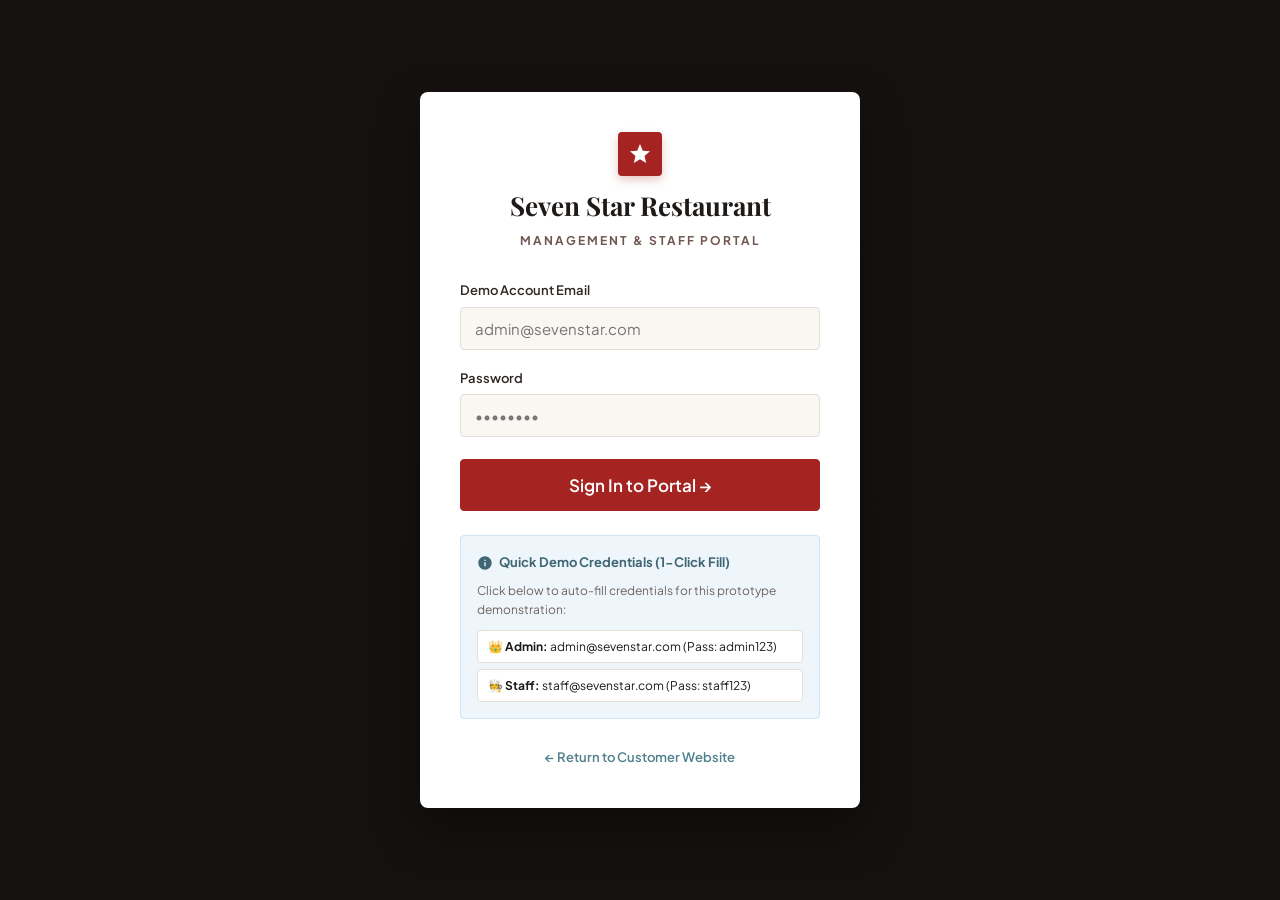
<file: admin/order-details.html>
<!DOCTYPE html>
<html lang="en">
<head>
  <meta charset="UTF-8">
  <meta name="viewport" content="width=device-width, initial-scale=1.0">
  <title>Order Details & Kitchen Slip | Seven Star Admin</title>
  
  <link rel="stylesheet" href="../css/style.css">
  <link rel="stylesheet" href="../css/admin.css">
  <link rel="stylesheet" href="../css/responsive.css">
  <link rel="stylesheet" href="../css/print.css">
</head>
<body class="admin-body">

  <!-- ADMIN SIDEBAR -->
  <aside class="admin-sidebar" id="admin-sidebar">
    <div class="admin-sidebar-brand">
      <div class="brand-logo-icon">
        <svg viewBox="0 0 24 24"><path fill="currentColor" d="M12 17.27L18.18 21l-1.64-7.03L22 9.24l-7.19-.61L12 2 9.19 8.63 2 9.24l5.46 4.73L5.82 21z"/></svg>
      </div>
      <div class="brand-text">
        <span class="brand-name">Seven Star</span>
        <span class="brand-portal-label">Admin Portal</span>
      </div>
    </div>

    <nav class="admin-nav">
      <a href="dashboard.html">
        <svg viewBox="0 0 24 24"><path fill="currentColor" d="M3 13h8V3H3v10zm0 8h8v-6H3v6zm10 0h8V11h-8v10zm0-18v6h8V3h-8z"/></svg>
        <span>Dashboard</span>
      </a>
      <a href="orders.html" class="active">
        <svg viewBox="0 0 24 24"><path fill="currentColor" d="M19 3H5c-1.1 0-2 .9-2 2v14c0 1.1.9 2 2 2h14c1.1 0 2-.9 2-2V5c0-1.1-.9-2-2-2zm-7 14l-5-5 1.41-1.41L12 14.17l7.59-7.59L21 8l-9 9z"/></svg>
        <span>Order Management</span>
      </a>
      <a href="menu-management.html">
        <svg viewBox="0 0 24 24"><path fill="currentColor" d="M11 9H9V2H7v7H5V2H3v7c0 2.12 1.66 3.84 3.75 3.97V22h2.5v-9.03C11.34 12.84 13 11.12 13 9V2h-2v7zm5-3v8h2.5v8H21V2c-2.76 0-5 2.24-5 4z"/></svg>
        <span>Menu Management</span>
      </a>
      <a href="customers.html">
        <svg viewBox="0 0 24 24"><path fill="currentColor" d="M16 11c1.66 0 2.99-1.34 2.99-3S17.66 5 16 5c-1.66 0-3 1.34-3 3s1.34 3 3 3zm-8 0c1.66 0 2.99-1.34 2.99-3S9.66 5 8 5C6.34 5 5 6.34 5 8s1.34 3 3 3zm0 2c-2.33 0-7 1.17-7 3.5V19h14v-2.5c0-2.33-4.67-3.5-7-3.5zm8 0c-.29 0-.62.02-.97.05 1.16.84 1.97 1.97 1.97 3.45V19h6v-2.5c0-2.33-4.67-3.5-7-3.5z"/></svg>
        <span>Customer Directory</span>
      </a>
      <a href="reports.html">
        <svg viewBox="0 0 24 24"><path fill="currentColor" d="M19 3H5c-1.1 0-2 .9-2 2v14c0 1.1.9 2 2 2h14c1.1 0 2-.9 2-2V5c0-1.1-.9-2-2-2zM9 17H7v-7h2v7zm4 0h-2V7h2v10zm4 0h-2v-4h2v4z"/></svg>
        <span>Sales & Reports</span>
      </a>
    </nav>
  </aside>

  <!-- MAIN -->
  <div class="admin-main">
    <header class="admin-topbar">
      <div class="admin-topbar-left">
        <a href="orders.html" class="btn btn-outline btn-sm">&larr; Back to Orders</a>
        <h1 class="admin-topbar-title" id="order-title-header">Order Details</h1>
      </div>
      <div class="admin-topbar-right">
        <a href="../index.html" class="view-site-link" target="_blank">Customer Site</a>
      </div>
    </header>

    <main class="admin-content-area">
      <div id="order-details-target">
        <!-- Rendered by JavaScript -->
      </div>
    </main>
  </div>

  <!-- Hidden Container for Print Execution -->
  <div id="printable-receipt-container"></div>

  <!-- Scripts -->
  <script src="../js/data.js"></script>
  <script src="../js/storage.js"></script>
  <script src="../js/auth.js"></script>
  <script src="../js/menu.js"></script>
  <script src="../js/cart.js"></script>
  <script src="../js/orders.js"></script>
  <script src="../js/reports.js"></script>
  <script src="../js/main.js"></script>
  <script src="../js/admin.js"></script>

  <script>
    let currentOrder = null;

    document.addEventListener("DOMContentLoaded", () => {
      AdminApp.init();

      const urlParams = new URLSearchParams(window.location.search);
      const orderId = urlParams.get("id");

      if (!orderId) {
        document.getElementById("order-details-target").innerHTML = `
          <div class="empty-results-box">
            <h2>No order ID provided</h2>
            <a href="orders.html" class="btn btn-primary">Return to Orders</a>
          </div>
        `;
        return;
      }

      currentOrder = OrderService.getOrderById(orderId);
      if (!currentOrder) {
        document.getElementById("order-details-target").innerHTML = `
          <div class="empty-results-box">
            <h2>Order "${orderId}" not found</h2>
            <a href="orders.html" class="btn btn-primary">Return to Orders</a>
          </div>
        `;
        return;
      }

      renderOrderDetails();
    });

    function renderOrderDetails() {
      const order = currentOrder;
      document.getElementById("order-title-header").textContent = `Order #${order.id}`;
      const target = document.getElementById("order-details-target");

      target.innerHTML = `
        <!-- Workflow Action Bar -->
        <div class="admin-card" style="border-left: 4px solid var(--color-primary-red);">
          <div style="display:flex; justify-content:space-between; align-items:center; flex-wrap:wrap; gap:16px;">
            <div>
              <span style="font-size:0.75rem; text-transform:uppercase; color:var(--color-warm-brown); font-weight:700;">Current Workflow State</span>
              <div style="margin-top:4px;">
                ${AdminApp.getStatusBadge(order.status)}
                <span style="font-size:0.8125rem; color:var(--color-text-muted); margin-left:8px;">
                  Placed on ${AdminApp.formatDateTime(order.orderDate)}
                </span>
              </div>
            </div>

            <!-- Workflow Buttons -->
            <div style="display:flex; gap:8px; flex-wrap:wrap;">
              <button class="btn btn-outline btn-sm" onclick="advanceStatus('accepted')">✓ Accept Order</button>
              <button class="btn btn-primary btn-sm" onclick="advanceStatus('preparing')">🍳 Kitchen Preparing</button>
              <button class="btn btn-warm btn-sm" onclick="advanceStatus('ready')">🛵 Ready / Dispatched</button>
              <button class="btn btn-secondary btn-sm" style="background:var(--color-olive-green); border-color:var(--color-olive-green);" onclick="advanceStatus('completed')">✔ Mark Completed</button>
              <button class="btn btn-outline btn-sm" style="color:var(--color-primary-red); border-color:#e0b2b1;" onclick="advanceStatus('cancelled')">✕ Cancel</button>
            </div>
          </div>
        </div>

        <div style="display:grid; grid-template-columns: 1.6fr 1.1fr; gap:24px; align-items:start;">
          <!-- Left: Items Breakdown -->
          <div class="admin-card">
            <h3 style="font-size:1.25rem; margin-bottom:16px;">Kitchen Items (${order.items.length})</h3>
            <table class="admin-table">
              <thead>
                <tr>
                  <th>Dish</th>
                  <th>Portion</th>
                  <th style="text-align:center;">Qty</th>
                  <th style="text-align:right;">Rate</th>
                  <th style="text-align:right;">Total</th>
                </tr>
              </thead>
              <tbody>
                ${order.items.map(i => `
                  <tr>
                    <td><strong>${i.name}</strong></td>
                    <td style="color:var(--color-warm-brown);">${i.variant}</td>
                    <td style="text-align:center; font-weight:700;">${i.quantity}</td>
                    <td style="text-align:right;">${SevenStar.formatINR(i.price)}</td>
                    <td style="text-align:right; font-weight:700;">${SevenStar.formatINR(i.itemTotal)}</td>
                  </tr>
                `).join("")}
              </tbody>
            </table>

            <div style="margin-top:20px; padding-top:16px; border-top:1px solid var(--admin-border); max-width:320px; margin-left:auto;">
              <div class="summary-row"><span>Subtotal:</span><span>${SevenStar.formatINR(order.pricing.subtotal)}</span></div>
              ${order.pricing.discount > 0 ? `<div class="summary-row discount-row"><span>Discount:</span><span>-${SevenStar.formatINR(order.pricing.discount)}</span></div>` : ''}
              <div class="summary-row"><span>Packaging:</span><span>${SevenStar.formatINR(order.pricing.packagingCharge)}</span></div>
              <div class="summary-row"><span>Delivery:</span><span>${order.pricing.deliveryFee === 0 ? 'FREE' : SevenStar.formatINR(order.pricing.deliveryFee)}</span></div>
              <div class="summary-row"><span>GST Taxes (5%):</span><span>${SevenStar.formatINR(order.pricing.gst)}</span></div>
              <div class="summary-row grand-total-row"><span>Grand Total:</span><span class="total-val">${SevenStar.formatINR(order.pricing.grandTotal)}</span></div>
            </div>
          </div>

          <!-- Right: Customer Info & Receipt Printing -->
          <div>
            <div class="admin-card" style="margin-bottom:24px;">
              <h3 style="font-size:1.1875rem; margin-bottom:14px;">Customer Information</h3>
              <div style="font-size:0.875rem; line-height:1.7;">
                <p><strong>Name:</strong> ${order.customer.name}</p>
                <p><strong>Phone:</strong> <a href="tel:${order.customer.phone}" style="color:var(--color-muted-blue); font-weight:700;">${order.customer.phone}</a></p>
                <p><strong>Email:</strong> ${order.customer.email || 'None provided'}</p>
                <p><strong>Service Type:</strong> <span style="text-transform:uppercase; font-weight:700; color:var(--color-warm-brown);">${order.orderType}</span></p>
                <p><strong>Address:</strong> ${order.customer.address}</p>
                ${order.customer.notes ? `<div style="margin-top:10px; padding:10px; background:var(--color-cream); border-left:3px solid var(--color-warm-brown); font-style:italic;">"${order.customer.notes}"</div>` : ''}
              </div>
            </div>

            <div class="admin-card">
              <h3 style="font-size:1.1875rem; margin-bottom:14px;">Print Restaurant Receipts</h3>
              <p style="font-size:0.8125rem; color:var(--color-text-muted); margin-bottom:16px;">
                Use the browser printing integration to output invoices or thermal receipts for kitchen and dispatch.
              </p>

              <div style="display:flex; flex-direction:column; gap:10px;">
                <button class="btn btn-outline btn-block" onclick="printReceipt('a4')">
                  📄 Print A4 Official Invoice
                </button>
                <button class="btn btn-outline btn-block" onclick="printReceipt('thermal')">
                  🧾 Print 80mm Thermal Kitchen POS Slip
                </button>
              </div>

              <div style="margin-top:14px; font-size:0.75rem; color:var(--color-text-muted); text-align:center;">
                Note: In production, ESC/POS hardware printers communicate directly via Web Serial or a network print spooler.
              </div>
            </div>
          </div>
        </div>
      `;
    }

    function advanceStatus(newStatus) {
      if (!currentOrder) return;
      const res = OrderService.updateOrderStatus(currentOrder.id, newStatus);
      if (res.success) {
        currentOrder = res.order;
        SevenStar.showToast(`Order marked as <strong>${ORDER_STATUS_LABELS[newStatus]?.label}</strong>`, 'success');
        renderOrderDetails();
      }
    }

    function printReceipt(format) {
      if (!currentOrder) return;
      const printContainer = document.getElementById("printable-receipt-container");
      const order = currentOrder;
      const formattedDate = new Date(order.orderDate).toLocaleString("en-IN");

      if (format === "a4") {
        printContainer.innerHTML = `
          <div class="a4-invoice-layout">
            <div class="inv-header">
              <div class="inv-brand">
                <h1>Seven Star Restaurant</h1>
                <p>Jubilee Hills, Hyderabad - 500033 | Tel: +91 98765 43210</p>
                <p>GSTIN: 36AAACS1429B1Z8</p>
              </div>
              <div class="inv-details">
                <h2>Tax Invoice</h2>
                <p><strong>Order ID:</strong> ${order.id}</p>
                <p><strong>Date:</strong> ${formattedDate}</p>
              </div>
            </div>
            <div class="inv-meta-grid">
              <div class="inv-meta-col">
                <h4>Customer:</h4>
                <strong>${order.customer.name}</strong><br>
                ${order.customer.phone}<br>
                ${order.customer.address}
              </div>
              <div class="inv-meta-col" style="text-align:right;">
                <h4>Billing:</h4>
                <strong>${order.payment.method.toUpperCase()} (${order.payment.status.toUpperCase()})</strong><br>
                Service: ${order.orderType.toUpperCase()}
              </div>
            </div>
            <table class="inv-table">
              <thead>
                <tr><th>#</th><th>Dish</th><th>Portion</th><th>Qty</th><th style="text-align:right;">Rate</th><th style="text-align:right;">Total</th></tr>
              </thead>
              <tbody>
                ${order.items.map((i, idx) => `
                  <tr>
                    <td>${idx + 1}</td>
                    <td><strong>${i.name}</strong></td>
                    <td>${i.variant}</td>
                    <td>${i.quantity}</td>
                    <td style="text-align:right;">₹${i.price}</td>
                    <td style="text-align:right;">₹${i.itemTotal}</td>
                  </tr>
                `).join("")}
              </tbody>
            </table>
            <div class="inv-totals-wrap">
              <div class="inv-total-row"><span>Subtotal:</span><span>₹${order.pricing.subtotal}</span></div>
              ${order.pricing.discount > 0 ? `<div class="inv-total-row"><span>Discount:</span><span>-₹${order.pricing.discount}</span></div>` : ''}
              <div class="inv-total-row"><span>Packing:</span><span>₹${order.pricing.packagingCharge}</span></div>
              <div class="inv-total-row"><span>Delivery:</span><span>₹${order.pricing.deliveryFee}</span></div>
              <div class="inv-total-row"><span>GST (5%):</span><span>₹${order.pricing.gst}</span></div>
              <div class="inv-total-row grand"><span>Grand Total:</span><span>₹${order.pricing.grandTotal}</span></div>
            </div>
          </div>
        `;
      } else {
        printContainer.innerHTML = `
          <div class="thermal-receipt-layout">
            <div class="th-center">
              <div class="th-title">SEVEN STAR KITCHEN</div>
              <div class="th-sub">POS KITCHEN ORDER TICKET (KOT)</div>
            </div>
            <div class="th-divider"></div>
            <div class="th-meta-row"><span>KOT / ORDER:</span><strong>#${order.id}</strong></div>
            <div class="th-meta-row"><span>TIME:</span><span>${formattedDate}</span></div>
            <div class="th-meta-row"><span>TYPE:</span><strong>${order.orderType.toUpperCase()}</strong></div>
            <div class="th-meta-row"><span>GUEST:</span><span>${order.customer.name}</span></div>
            <div class="th-divider"></div>
            <div class="th-items-head"><span>ITEM & PORTION</span><span style="text-align:right;">QTY</span></div>
            ${order.items.map(i => `
              <div class="th-item-row" style="font-size:12px; font-weight:700;">
                <div class="th-item-name">${i.name} [${i.variant}]</div>
                <div class="th-item-calc">${i.quantity}</div>
              </div>
            `).join("")}
            ${order.customer.notes ? `
              <div class="th-divider"></div>
              <div style="font-size:10px; font-weight:700;">CHEF INSTRUCTIONS:</div>
              <div style="font-size:10px;">"${order.customer.notes}"</div>
            ` : ''}
            <div class="th-divider"></div>
            <div class="th-grand-total"><span>TOTAL VALUE:</span><span>₹${order.pricing.grandTotal}</span></div>
            <div class="th-meta-row"><span>PAYMENT:</span><strong>${order.payment.method.toUpperCase()} (${order.payment.status.toUpperCase()})</strong></div>
          </div>
        `;
      }

      window.print();
    }
  </script>
</body>
</html>
</file>
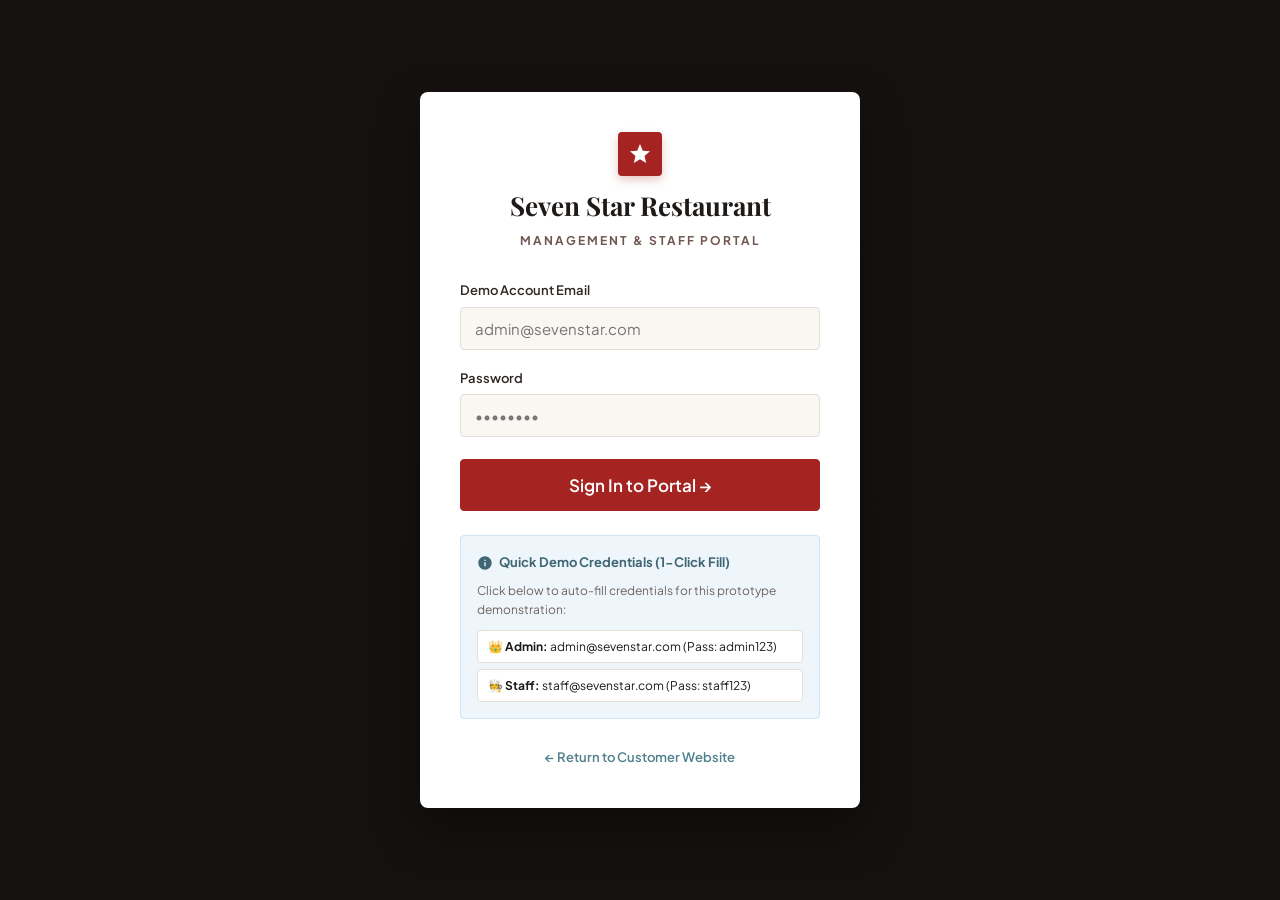
<file: admin/orders.html>
<!DOCTYPE html>
<html lang="en">
<head>
  <meta charset="UTF-8">
  <meta name="viewport" content="width=device-width, initial-scale=1.0">
  <title>Order Management | Seven Star Admin</title>
  
  <link rel="stylesheet" href="../css/style.css">
  <link rel="stylesheet" href="../css/admin.css">
  <link rel="stylesheet" href="../css/responsive.css">
</head>
<body class="admin-body">

  <!-- ADMIN SIDEBAR -->
  <aside class="admin-sidebar" id="admin-sidebar">
    <div class="admin-sidebar-brand">
      <div class="brand-logo-icon">
        <svg viewBox="0 0 24 24"><path fill="currentColor" d="M12 17.27L18.18 21l-1.64-7.03L22 9.24l-7.19-.61L12 2 9.19 8.63 2 9.24l5.46 4.73L5.82 21z"/></svg>
      </div>
      <div class="brand-text">
        <span class="brand-name">Seven Star</span>
        <span class="brand-portal-label">Admin Portal</span>
      </div>
    </div>

    <nav class="admin-nav">
      <div class="admin-nav-group-title">Main Operations</div>
      <a href="dashboard.html">
        <svg viewBox="0 0 24 24"><path fill="currentColor" d="M3 13h8V3H3v10zm0 8h8v-6H3v6zm10 0h8V11h-8v10zm0-18v6h8V3h-8z"/></svg>
        <span>Dashboard</span>
      </a>
      <a href="orders.html" class="active">
        <svg viewBox="0 0 24 24"><path fill="currentColor" d="M19 3H5c-1.1 0-2 .9-2 2v14c0 1.1.9 2 2 2h14c1.1 0 2-.9 2-2V5c0-1.1-.9-2-2-2zm-7 14l-5-5 1.41-1.41L12 14.17l7.59-7.59L21 8l-9 9z"/></svg>
        <span>Order Management</span>
      </a>
      <a href="menu-management.html">
        <svg viewBox="0 0 24 24"><path fill="currentColor" d="M11 9H9V2H7v7H5V2H3v7c0 2.12 1.66 3.84 3.75 3.97V22h2.5v-9.03C11.34 12.84 13 11.12 13 9V2h-2v7zm5-3v8h2.5v8H21V2c-2.76 0-5 2.24-5 4z"/></svg>
        <span>Menu Management</span>
      </a>

      <div class="admin-nav-group-title">Guests & Accounts</div>
      <a href="customers.html">
        <svg viewBox="0 0 24 24"><path fill="currentColor" d="M16 11c1.66 0 2.99-1.34 2.99-3S17.66 5 16 5c-1.66 0-3 1.34-3 3s1.34 3 3 3zm-8 0c1.66 0 2.99-1.34 2.99-3S9.66 5 8 5C6.34 5 5 6.34 5 8s1.34 3 3 3zm0 2c-2.33 0-7 1.17-7 3.5V19h14v-2.5c0-2.33-4.67-3.5-7-3.5zm8 0c-.29 0-.62.02-.97.05 1.16.84 1.97 1.97 1.97 3.45V19h6v-2.5c0-2.33-4.67-3.5-7-3.5z"/></svg>
        <span>Customer Directory</span>
      </a>
      <a href="staff.html">
        <svg viewBox="0 0 24 24"><path fill="currentColor" d="M12 12c2.21 0 4-1.79 4-4s-1.79-4-4-4-4 1.79-4 4 1.79 4 4 4zm0 2c-2.67 0-8 1.34-8 4v2h16v-2c0-2.66-5.33-4-8-4z"/></svg>
        <span>Staff Accounts</span>
      </a>

      <div class="admin-nav-group-title">Analytics & Config</div>
      <a href="reports.html">
        <svg viewBox="0 0 24 24"><path fill="currentColor" d="M19 3H5c-1.1 0-2 .9-2 2v14c0 1.1.9 2 2 2h14c1.1 0 2-.9 2-2V5c0-1.1-.9-2-2-2zM9 17H7v-7h2v7zm4 0h-2V7h2v10zm4 0h-2v-4h2v4z"/></svg>
        <span>Sales & Reports</span>
      </a>
      <a href="settings.html">
        <svg viewBox="0 0 24 24"><path fill="currentColor" d="M19.14 12.94c.04-.3.06-.61.06-.94 0-.32-.02-.64-.07-.94l2.03-1.58a.49.49 0 0 0 .12-.61l-1.92-3.32a.488.488 0 0 0-.59-.22l-2.39.96c-.5-.38-1.03-.7-1.62-.94l-.36-2.54a.484.484 0 0 0-.48-.41h-3.84c-.24 0-.43.17-.47.41l-.36 2.54c-.59.24-1.13.57-1.62.94l-2.39-.96c-.22-.08-.47 0-.59.22L2.74 8.87c-.12.21-.08.47.12.61l2.03 1.58c-.05.3-.09.63-.09.94s.02.64.07.94l-2.03 1.58a.49.49 0 0 0-.12.61l1.92 3.32c.12.22.37.29.59.22l2.39-.96c.5.38 1.03.7 1.62.94l.36 2.54c.05.24.24.41.48.41h3.84c.24 0 .44-.17.47-.41l.36-2.54c.59-.24 1.13-.56 1.62-.94l2.39.96c.22.08.47 0 .59-.22l1.92-3.32c.12-.22.07-.47-.12-.61l-2.01-1.58zM12 15.6c-1.98 0-3.6-1.62-3.6-3.6s1.62-3.6 3.6-3.6 3.6 1.62 3.6 3.6-1.62 3.6-3.6 3.6z"/></svg>
        <span>Settings & Reset</span>
      </a>
    </nav>

    <div class="admin-sidebar-footer">
      <div class="admin-sidebar-user">
        <span class="user-name" id="admin-user-name">Chef Rajeshwar</span>
        <span class="role-badge role-admin" id="admin-user-role">ADMIN</span>
      </div>
      <button class="admin-logout-btn" onclick="AuthService.logout()" title="Logout" aria-label="Sign out">
        <svg viewBox="0 0 24 24" style="width:18px; height:18px;"><path fill="currentColor" d="M17 7l-1.41 1.41L18.17 11H8v2h10.17l-2.58 2.58L17 17l5-5zM4 5h8V3H4c-1.1 0-2 .9-2 2v14c0 1.1.9 2 2 2h8v-2H4V5z"/></svg>
      </button>
    </div>
  </aside>

  <!-- MAIN WRAPPER -->
  <div class="admin-main">
    <header class="admin-topbar">
      <div class="admin-topbar-left">
        <button class="admin-mobile-toggle" onclick="document.getElementById('admin-sidebar').classList.toggle('active')">☰</button>
        <h1 class="admin-topbar-title">Order Management Queue</h1>
      </div>
      <div class="admin-topbar-right">
        <a href="../index.html" class="view-site-link" target="_blank">
          <svg viewBox="0 0 24 24"><path fill="currentColor" d="M19 19H5V5h7V3H5a2 2 0 0 0-2 2v14a2 2 0 0 0 2 2h14a2 2 0 0 0 2-2v-7h-2v7zM14 3v2h3.59l-9.83 9.83 1.41 1.41L19 6.41V10h2V3h-7z"/></svg>
          Customer Site
        </a>
      </div>
    </header>

    <main class="admin-content-area">
      <!-- Search & Status Filter Controls -->
      <div class="admin-card">
        <div class="admin-filter-bar">
          <!-- Status Tabs -->
          <div class="admin-tabs" id="order-status-tabs">
            <button class="admin-tab-btn active" data-status="all">All Orders</button>
            <button class="admin-tab-btn" data-status="placed">Placed (New)</button>
            <button class="admin-tab-btn" data-status="accepted">Accepted</button>
            <button class="admin-tab-btn" data-status="preparing">Preparing</button>
            <button class="admin-tab-btn" data-status="ready">Ready / Out</button>
            <button class="admin-tab-btn" data-status="completed">Completed</button>
            <button class="admin-tab-btn" data-status="cancelled">Cancelled</button>
          </div>

          <!-- Search & Type Filter -->
          <div style="display:flex; gap:10px; align-items:center;">
            <div class="search-input-wrap" style="width: 260px;">
              <svg viewBox="0 0 24 24"><path fill="currentColor" d="M15.5 14h-.79l-.28-.27A6.471 6.471 0 0 0 16 9.5 6.5 6.5 0 1 0 9.5 16c1.61 0 3.09-.59 4.23-1.57l.27.28v.79l5 4.99L20.49 19l-4.99-5zm-6 0C7.01 14 5 11.99 5 9.5S7.01 5 9.5 5 14 7.01 14 9.5 11.99 14 9.5 14z"/></svg>
              <input type="text" id="order-search" placeholder="Search ID, customer, phone...">
            </div>

            <select id="order-type-filter" class="sort-select">
              <option value="all">All Service Types</option>
              <option value="delivery">Home Delivery</option>
              <option value="pickup">Restaurant Pickup</option>
            </select>
          </div>
        </div>

        <!-- Orders Table -->
        <div class="table-responsive">
          <table class="admin-table">
            <thead>
              <tr>
                <th>Order ID & Time</th>
                <th>Customer Information</th>
                <th>Service Type</th>
                <th>Items Ordered</th>
                <th>Total (₹)</th>
                <th>Payment Status</th>
                <th>Order Status</th>
                <th>Action</th>
              </tr>
            </thead>
            <tbody id="orders-table-tbody">
              <!-- Dynamically Populated -->
            </tbody>
          </table>
        </div>
      </div>
    </main>
  </div>

  <!-- Scripts -->
  <script src="../js/data.js"></script>
  <script src="../js/storage.js"></script>
  <script src="../js/auth.js"></script>
  <script src="../js/menu.js"></script>
  <script src="../js/cart.js"></script>
  <script src="../js/orders.js"></script>
  <script src="../js/reports.js"></script>
  <script src="../js/main.js"></script>
  <script src="../js/admin.js"></script>

  <script>
    const orderFilterState = {
      status: "all",
      type: "all",
      query: ""
    };

    document.addEventListener("DOMContentLoaded", () => {
      AdminApp.init();
      renderOrdersList();

      // Tab clicks
      const tabs = document.querySelectorAll("#order-status-tabs .admin-tab-btn");
      tabs.forEach(tab => {
        tab.addEventListener("click", () => {
          tabs.forEach(t => t.classList.remove("active"));
          tab.classList.add("active");
          orderFilterState.status = tab.dataset.status;
          renderOrdersList();
        });
      });

      // Search input
      const search = document.getElementById("order-search");
      if (search) {
        let timer = null;
        search.addEventListener("input", (e) => {
          clearTimeout(timer);
          timer = setTimeout(() => {
            orderFilterState.query = e.target.value;
            renderOrdersList();
          }, 200);
        });
      }

      // Type filter
      const typeFilter = document.getElementById("order-type-filter");
      if (typeFilter) {
        typeFilter.addEventListener("change", (e) => {
          orderFilterState.type = e.target.value;
          renderOrdersList();
        });
      }

      // Refresh on storage updates
      window.addEventListener("sevenstar:order_created", () => renderOrdersList());
      window.addEventListener("sevenstar:order_status_modified", () => renderOrdersList());
    });

    function renderOrdersList() {
      const orders = OrderService.getOrders(orderFilterState);
      const tbody = document.getElementById("orders-table-tbody");
      if (!tbody) return;

      if (orders.length === 0) {
        tbody.innerHTML = `
          <tr>
            <td colspan="8" style="text-align: center; padding: 40px; color: var(--color-text-muted);">
              No orders match the current filter criteria.
            </td>
          </tr>
        `;
        return;
      }

      tbody.innerHTML = orders.map(o => {
        const itemsSummary = (o.items || [])
          .map(i => `${i.quantity}x ${i.name}`)
          .slice(0, 2)
          .join(", ") + ((o.items || []).length > 2 ? ` (+${o.items.length - 2} more)` : '');

        return `
          <tr>
            <td>
              <strong style="color:var(--color-primary-red); font-size: 0.9375rem;">${o.id}</strong>
              <div style="font-size:0.75rem; color:var(--color-text-muted);">${AdminApp.formatDateTime(o.orderDate)}</div>
            </td>
            <td>
              <strong>${o.customer.name}</strong>
              <div style="font-size:0.75rem; color:var(--color-text-muted);">${o.customer.phone}</div>
            </td>
            <td>
              <span style="font-size:0.75rem; text-transform:uppercase; font-weight:700; color:var(--color-warm-brown);">
                ${o.orderType}
              </span>
            </td>
            <td>
              <div style="font-size:0.8125rem; max-width: 220px; line-height: 1.4;">
                ${itemsSummary}
              </div>
            </td>
            <td>
              <strong style="font-family:var(--font-serif); font-size:1rem;">${SevenStar.formatINR(o.pricing?.grandTotal || 0)}</strong>
            </td>
            <td>
              <span class="payment-status-badge ${o.payment?.status === 'paid' ? 'paid' : 'pending'}">
                ${o.payment?.method.toUpperCase()} • ${o.payment?.status.toUpperCase()}
              </span>
            </td>
            <td>
              ${AdminApp.renderStatusSelect(o.id, o.status)}
            </td>
            <td>
              <a href="order-details.html?id=${o.id}" class="btn btn-outline btn-sm">
                View & Print &rarr;
              </a>
            </td>
          </tr>
        `;
      }).join("");
    }
  </script>
</body>
</html>
</file>
<file: css/style.css>
/* ==========================================================================
   SEVEN STAR RESTAURANT — MASTER STYLESHEET
   Strict 5-Color Brand Palette:
   • Primary Red: #A52422 (RGB: 165, 36, 34)
   • Warm Brown:  #725752 (RGB: 114, 87, 82)
   • Light Blue:  #CDE6F5 (RGB: 205, 230, 245)
   • Olive Green: #6A994E (RGB: 106, 153, 78)
   • Muted Blue:  #50808E (RGB: 80, 128, 142)
   ========================================================================== */

@import url('https://fonts.googleapis.com/css2?family=Playfair+Display:ital,wght@0,400;0,600;0,700;1,400&family=Plus+Jakarta+Sans:wght@300;400;500;600;700&display=swap');

:root {
  /* Brand Required Colors */
  --color-primary-red: #A52422;
  --color-primary-red-hover: #8D1D1B;
  --color-primary-red-subtle: rgba(165, 36, 34, 0.08);

  --color-warm-brown: #725752;
  --color-warm-brown-dark: #58413D;
  --color-warm-brown-light: #8E736E;

  --color-light-blue: #CDE6F5;
  --color-light-blue-subtle: #EEF6FC;

  --color-olive-green: #6A994E;
  --color-olive-green-subtle: rgba(106, 153, 78, 0.12);

  --color-muted-blue: #50808E;
  --color-muted-blue-dark: #3F6773;
  --color-muted-blue-subtle: rgba(80, 128, 142, 0.1);

  /* Sophisticated Neutrals */
  --color-cream: #FAF7F2;
  --color-ivory: #F4EFEA;
  --color-white: #FFFFFF;
  --color-dark: #1E1A18;
  --color-charcoal: #2E2825;
  --color-text-main: #342E2B;
  --color-text-muted: #6E635F;
  --color-border: #E5DFD7;
  --color-border-light: #EFEBE5;

  /* Typography */
  --font-serif: 'Playfair Display', Georgia, serif;
  --font-sans: 'Plus Jakarta Sans', -apple-system, BlinkMacSystemFont, "Segoe UI", Roboto, sans-serif;

  /* Layout & Elevations */
  --container-max: 1200px;
  --header-height: 84px;
  --radius-sm: 4px;
  --radius-md: 8px;
  --radius-lg: 12px;
  --radius-pill: 9999px;

  --shadow-sm: 0 2px 4px rgba(30, 26, 24, 0.04);
  --shadow-md: 0 4px 12px rgba(30, 26, 24, 0.07);
  --shadow-lg: 0 8px 24px rgba(30, 26, 24, 0.1);
  --shadow-xl: 0 16px 36px rgba(30, 26, 24, 0.12);

  --transition-fast: 0.18s ease;
  --transition-normal: 0.28s ease;
}

/* Base Reset & Box Sizing */
*, *::before, *::after {
  box-sizing: border-box;
  margin: 0;
  padding: 0;
}

html {
  font-size: 16px;
  scroll-behavior: smooth;
}

body {
  font-family: var(--font-sans);
  color: var(--color-text-main);
  background-color: var(--color-cream);
  line-height: 1.6;
  -webkit-font-smoothing: antialiased;
  -moz-osx-font-smoothing: grayscale;
  overflow-x: hidden;
}

body.no-scroll {
  overflow: hidden;
}

a {
  color: inherit;
  text-decoration: none;
  transition: color var(--transition-fast);
}

img {
  max-width: 100%;
  height: auto;
  display: block;
}

button, input, select, textarea {
  font-family: inherit;
  font-size: inherit;
}

button {
  cursor: pointer;
  border: none;
  background: none;
  transition: all var(--transition-fast);
}

/* Headings */
h1, h2, h3, h4, h5, h6 {
  font-family: var(--font-serif);
  color: var(--color-dark);
  font-weight: 700;
  line-height: 1.25;
}

/* Layout Utilities */
.container {
  width: 100%;
  max-width: var(--container-max);
  margin: 0 auto;
  padding: 0 24px;
}

.text-center { text-align: center; }
.text-left { text-align: left; }
.text-right { text-align: right; }

/* Section Header Styles */
.section-header {
  margin-bottom: 44px;
}

.section-tagline {
  display: inline-block;
  font-family: var(--font-sans);
  font-size: 0.8125rem;
  font-weight: 700;
  text-transform: uppercase;
  letter-spacing: 2px;
  color: var(--color-primary-red);
  margin-bottom: 10px;
}

.section-title {
  font-size: 2.375rem;
  color: var(--color-dark);
  margin-bottom: 14px;
  letter-spacing: -0.5px;
}

.section-subtitle {
  font-size: 1.0625rem;
  color: var(--color-text-muted);
  max-width: 620px;
  margin: 0 auto;
  line-height: 1.6;
}

.divider-ornament {
  display: flex;
  align-items: center;
  justify-content: center;
  gap: 12px;
  margin: 14px auto 0;
}

.divider-ornament::before,
.divider-ornament::after {
  content: "";
  display: block;
  width: 48px;
  height: 1px;
  background-color: var(--color-warm-brown);
  opacity: 0.35;
}

.divider-ornament svg {
  color: var(--color-primary-red);
  width: 14px;
  height: 14px;
}

/* Top Announcement Bar */
.top-announcement-bar {
  background-color: var(--color-dark);
  color: var(--color-ivory);
  font-size: 0.8125rem;
  padding: 8px 0;
  border-bottom: 1px solid rgba(255, 255, 255, 0.08);
}

.top-bar-inner {
  display: flex;
  justify-content: space-between;
  align-items: center;
}

.top-bar-info {
  display: flex;
  align-items: center;
  gap: 20px;
}

.top-info-item {
  display: inline-flex;
  align-items: center;
  gap: 6px;
  color: rgba(255, 255, 255, 0.82);
}

.top-info-item svg {
  width: 14px;
  height: 14px;
  color: var(--color-light-blue);
}

.top-bar-links {
  display: flex;
  align-items: center;
  gap: 18px;
}

.top-link {
  color: rgba(255, 255, 255, 0.75);
  transition: color var(--transition-fast);
}

.top-link:hover {
  color: var(--color-light-blue);
}

.top-link.highlight {
  color: var(--color-light-blue);
  font-weight: 600;
}

/* Main Site Header */
.site-header {
  position: sticky;
  top: 0;
  z-index: 900;
  background-color: var(--color-white);
  border-bottom: 1px solid var(--color-border);
  box-shadow: var(--shadow-sm);
  transition: box-shadow var(--transition-normal);
}

.header-inner {
  display: flex;
  align-items: center;
  justify-content: space-between;
  height: var(--header-height);
}

/* Brand Logo */
.site-logo {
  display: flex;
  align-items: center;
  gap: 12px;
}

.logo-symbol {
  width: 44px;
  height: 44px;
  background-color: var(--color-primary-red);
  color: var(--color-white);
  display: flex;
  align-items: center;
  justify-content: center;
  border-radius: var(--radius-sm);
  box-shadow: 0 4px 10px rgba(165, 36, 34, 0.25);
}

.logo-symbol svg {
  width: 24px;
  height: 24px;
}

.logo-text-wrap {
  display: flex;
  flex-direction: column;
}

.logo-title {
  font-family: var(--font-serif);
  font-size: 1.375rem;
  font-weight: 700;
  color: var(--color-dark);
  letter-spacing: -0.3px;
  line-height: 1.15;
}

.logo-sub {
  font-size: 0.6875rem;
  text-transform: uppercase;
  letter-spacing: 2px;
  color: var(--color-warm-brown);
  font-weight: 600;
}

/* Navigation Menu */
.nav-menu {
  display: flex;
  align-items: center;
  gap: 28px;
}

.nav-link {
  font-size: 0.9375rem;
  font-weight: 500;
  color: var(--color-charcoal);
  padding: 6px 0;
  position: relative;
  transition: color var(--transition-fast);
}

.nav-link:hover,
.nav-link.active {
  color: var(--color-primary-red);
}

.nav-link::after {
  content: "";
  position: absolute;
  bottom: 0;
  left: 0;
  width: 0;
  height: 2px;
  background-color: var(--color-primary-red);
  transition: width var(--transition-fast);
}

.nav-link:hover::after,
.nav-link.active::after {
  width: 100%;
}

/* Header Action Buttons */
.header-actions {
  display: flex;
  align-items: center;
  gap: 16px;
}

.header-cart-btn {
  position: relative;
  display: flex;
  align-items: center;
  justify-content: center;
  width: 42px;
  height: 42px;
  border-radius: var(--radius-sm);
  border: 1px solid var(--color-border);
  color: var(--color-dark);
  background-color: var(--color-white);
  transition: all var(--transition-fast);
}

.header-cart-btn:hover {
  border-color: var(--color-primary-red);
  color: var(--color-primary-red);
}

.header-cart-btn svg {
  width: 20px;
  height: 20px;
}

.header-cart-count {
  position: absolute;
  top: -6px;
  right: -6px;
  background-color: var(--color-primary-red);
  color: var(--color-white);
  font-size: 0.6875rem;
  font-weight: 700;
  width: 20px;
  height: 20px;
  border-radius: var(--radius-pill);
  display: none;
  align-items: center;
  justify-content: center;
  border: 2px solid var(--color-white);
}

.header-cart-count.has-items {
  display: inline-flex;
}

/* Buttons System */
.btn {
  display: inline-flex;
  align-items: center;
  justify-content: center;
  gap: 8px;
  font-weight: 600;
  font-size: 0.9375rem;
  padding: 11px 22px;
  border-radius: var(--radius-sm);
  transition: all var(--transition-fast);
  white-space: nowrap;
}

.btn-primary {
  background-color: var(--color-primary-red);
  color: var(--color-white);
  border: 1px solid var(--color-primary-red);
}

.btn-primary:hover {
  background-color: var(--color-primary-red-hover);
  border-color: var(--color-primary-red-hover);
  box-shadow: 0 4px 12px rgba(165, 36, 34, 0.28);
}

.btn-secondary {
  background-color: var(--color-muted-blue);
  color: var(--color-white);
  border: 1px solid var(--color-muted-blue);
}

.btn-secondary:hover {
  background-color: var(--color-muted-blue-dark);
  border-color: var(--color-muted-blue-dark);
}

.btn-outline {
  background-color: transparent;
  color: var(--color-dark);
  border: 1px solid var(--color-border);
}

.btn-outline:hover {
  border-color: var(--color-primary-red);
  color: var(--color-primary-red);
  background-color: var(--color-primary-red-subtle);
}

.btn-warm {
  background-color: var(--color-warm-brown);
  color: var(--color-white);
  border: 1px solid var(--color-warm-brown);
}

.btn-warm:hover {
  background-color: var(--color-warm-brown-dark);
}

.btn-sm {
  font-size: 0.8125rem;
  padding: 7px 14px;
}

.btn-lg {
  font-size: 1.0625rem;
  padding: 14px 28px;
}

.btn-block {
  width: 100%;
}

/* Mobile Toggle Hamburger */
.mobile-menu-btn {
  display: none;
  flex-direction: column;
  justify-content: center;
  align-items: center;
  width: 42px;
  height: 42px;
  gap: 5px;
  border: 1px solid var(--color-border);
  border-radius: var(--radius-sm);
}

.mobile-menu-btn span {
  width: 20px;
  height: 2px;
  background-color: var(--color-dark);
  transition: all var(--transition-fast);
}

.mobile-menu-btn.active span:nth-child(1) {
  transform: translateY(7px) rotate(45deg);
}

.mobile-menu-btn.active span:nth-child(2) {
  opacity: 0;
}

.mobile-menu-btn.active span:nth-child(3) {
  transform: translateY(-7px) rotate(-45deg);
}

.mobile-nav-overlay {
  display: none;
  position: fixed;
  inset: 0;
  background-color: rgba(0, 0, 0, 0.45);
  z-index: 850;
}

/* ==========================================================================
   HOMEPAGE HERO SECTION
   ========================================================================== */
.hero-section {
  position: relative;
  background-color: var(--color-dark);
  color: var(--color-white);
  min-height: calc(100vh - 118px);
  min-height: calc(100dvh - 118px);
  display: flex;
  align-items: center;
  justify-content: center;
  padding: 50px 0 70px;
  background-image: 
    linear-gradient(rgba(20, 16, 15, 0.78), rgba(20, 16, 15, 0.88)),
    url('https://images.unsplash.com/photo-1544025162-d76694265947?auto=format&fit=crop&w=1920&q=80');
  background-size: cover;
  background-position: center;
  overflow: hidden;
  box-sizing: border-box;
}

.hero-section > .container {
  width: 100%;
}

.hero-grid {
  display: grid;
  grid-template-columns: 1.15fr 0.85fr;
  align-items: center;
  gap: 56px;
}

.hero-title {
  font-size: 3.5rem;
  color: var(--color-white);
  margin-bottom: 20px;
  line-height: 1.14;
  letter-spacing: -1px;
}

.hero-title span {
  color: var(--color-light-blue);
  font-style: italic;
  font-weight: 400;
}

.hero-desc {
  font-size: 1.125rem;
  color: rgba(255, 255, 255, 0.82);
  margin-bottom: 34px;
  max-width: 540px;
  line-height: 1.68;
}

.hero-actions {
  display: flex;
  align-items: center;
  gap: 16px;
  flex-wrap: wrap;
}

.hero-visual {
  position: relative;
}

.hero-image-frame {
  position: relative;
  border-radius: var(--radius-md);
  overflow: hidden;
  box-shadow: 0 20px 48px rgba(0, 0, 0, 0.45);
  border: 1px solid rgba(255, 255, 255, 0.12);
}

.hero-image-frame img {
  width: 100%;
  height: 480px;
  max-height: 56vh;
  object-fit: cover;
  transition: transform 0.6s ease;
}

.hero-image-frame:hover img {
  transform: scale(1.03);
}

/* Hero Bottom Scroll Down Cue */
.hero-scroll-cue {
  position: absolute;
  bottom: 16px;
  left: 50%;
  transform: translateX(-50%);
  display: flex;
  flex-direction: column;
  align-items: center;
  gap: 4px;
  color: rgba(255, 255, 255, 0.65);
  font-size: 0.75rem;
  letter-spacing: 1.5px;
  text-transform: uppercase;
  font-weight: 600;
  text-decoration: none;
  transition: all var(--transition-fast);
  z-index: 5;
}

.hero-scroll-cue:hover {
  color: var(--color-light-blue);
  transform: translateX(-50%) translateY(2px);
}

.hero-scroll-cue svg {
  width: 20px;
  height: 20px;
  animation: heroBounce 2s infinite;
}

@keyframes heroBounce {
  0%, 20%, 50%, 80%, 100% { transform: translateY(0); }
  40% { transform: translateY(6px); }
  60% { transform: translateY(3px); }
}

/* ==========================================================================
   CATEGORY GRID (Homepage & Menu)
   ========================================================================== */
.section-categories {
  padding: 80px 0;
}

.categories-grid {
  display: grid;
  grid-template-columns: repeat(4, 1fr);
  gap: 24px;
}

.category-card {
  position: relative;
  background-color: var(--color-white);
  border-radius: var(--radius-sm);
  overflow: hidden;
  border: 1px solid var(--color-border);
  transition: all var(--transition-normal);
  display: flex;
  flex-direction: column;
}

.category-card:hover {
  transform: translateY(-4px);
  border-color: var(--color-warm-brown);
  box-shadow: var(--shadow-md);
}

.category-card-img {
  height: 180px;
  overflow: hidden;
  position: relative;
}

.category-card-img img {
  width: 100%;
  height: 100%;
  object-fit: cover;
  transition: transform 0.4s ease;
}

.category-card:hover .category-card-img img {
  transform: scale(1.08);
}

.category-card-content {
  padding: 18px;
  flex: 1;
  display: flex;
  flex-direction: column;
}

.category-card-title {
  font-size: 1.1875rem;
  margin-bottom: 6px;
  color: var(--color-dark);
}

.category-card-desc {
  font-size: 0.8125rem;
  color: var(--color-text-muted);
  line-height: 1.5;
  margin-bottom: 14px;
  flex: 1;
}

.category-card-link {
  font-size: 0.8125rem;
  font-weight: 700;
  color: var(--color-primary-red);
  display: inline-flex;
  align-items: center;
  gap: 4px;
}

/* ==========================================================================
   DISH CARD (Used in Homepage Featured & Menu Page)
   ========================================================================== */
.dishes-grid {
  display: grid;
  grid-template-columns: repeat(3, 1fr);
  gap: 28px;
}

.dish-card {
  background-color: var(--color-white);
  border-radius: var(--radius-sm);
  border: 1px solid var(--color-border);
  overflow: hidden;
  display: flex;
  flex-direction: column;
  transition: all var(--transition-normal);
  position: relative;
}

.dish-card:hover {
  transform: translateY(-4px);
  box-shadow: var(--shadow-md);
  border-color: rgba(114, 87, 82, 0.4);
}

.dish-card-img-wrap {
  position: relative;
  height: 220px;
  overflow: hidden;
  background-color: var(--color-ivory);
}

.dish-card-img-wrap img {
  width: 100%;
  height: 100%;
  object-fit: cover;
  transition: transform 0.4s ease;
}

.dish-card:hover .dish-card-img-wrap img {
  transform: scale(1.06);
}

/* Badge overlay on dish card */
.dish-badge-pill {
  position: absolute;
  top: 12px;
  left: 12px;
  background-color: var(--color-primary-red);
  color: var(--color-white);
  font-size: 0.6875rem;
  font-weight: 700;
  text-transform: uppercase;
  letter-spacing: 0.8px;
  padding: 4px 10px;
  border-radius: var(--radius-sm);
  box-shadow: 0 2px 6px rgba(0, 0, 0, 0.2);
}

.dish-badge-pill.badge-recommended {
  background-color: var(--color-muted-blue);
}

.dish-badge-pill.badge-popular {
  background-color: var(--color-warm-brown);
}

/* Availability overlay if sold out */
.dish-soldout-overlay {
  position: absolute;
  inset: 0;
  background-color: rgba(30, 26, 24, 0.72);
  color: var(--color-white);
  display: flex;
  align-items: center;
  justify-content: center;
  font-family: var(--font-sans);
  font-weight: 700;
  font-size: 0.875rem;
  letter-spacing: 1px;
  text-transform: uppercase;
}

.dish-card-body {
  padding: 20px;
  display: flex;
  flex-direction: column;
  flex: 1;
}

.dish-meta-row {
  display: flex;
  align-items: center;
  justify-content: space-between;
  margin-bottom: 8px;
}

.dish-title {
  font-size: 1.25rem;
  margin-bottom: 6px;
  color: var(--color-dark);
}

.dish-desc {
  font-size: 0.84375rem;
  color: var(--color-text-muted);
  line-height: 1.55;
  margin-bottom: 18px;
  flex: 1;
  display: -webkit-box;
  -webkit-line-clamp: 2;
  -webkit-box-orient: vertical;
  overflow: hidden;
}

.dish-footer-row {
  display: flex;
  align-items: center;
  justify-content: space-between;
  padding-top: 14px;
  border-top: 1px solid var(--color-border-light);
}

.dish-price-wrap {
  display: flex;
  flex-direction: column;
}

.dish-price-label {
  font-size: 0.6875rem;
  text-transform: uppercase;
  color: var(--color-text-muted);
  letter-spacing: 1px;
}

.dish-price {
  font-family: var(--font-serif);
  font-size: 1.375rem;
  font-weight: 700;
  color: var(--color-primary-red);
}

/* Veg / Non-Veg Indicator Icon */
.dietary-icon {
  display: inline-flex;
  align-items: center;
  gap: 5px;
}

.dietary-box {
  width: 16px;
  height: 16px;
  border-radius: 2px;
  display: flex;
  align-items: center;
  justify-content: center;
  background-color: var(--color-white);
}

.dietary-icon.veg .dietary-box {
  border: 1.5px solid var(--color-olive-green);
}

.dietary-icon.veg .dietary-dot {
  width: 8px;
  height: 8px;
  border-radius: var(--radius-pill);
  background-color: var(--color-olive-green);
}

.dietary-icon.non-veg .dietary-box {
  border: 1.5px solid var(--color-primary-red);
}

.dietary-icon.non-veg .dietary-triangle {
  width: 0;
  height: 0;
  border-left: 4.5px solid transparent;
  border-right: 4.5px solid transparent;
  border-bottom: 8px solid var(--color-primary-red);
}

.dietary-text {
  font-size: 0.6875rem;
  font-weight: 700;
  letter-spacing: 0.5px;
}

.dietary-icon.veg .dietary-text {
  color: var(--color-olive-green);
}

.dietary-icon.non-veg .dietary-text {
  color: var(--color-primary-red);
}

/* ==========================================================================
   SIDE-SCROLLING TAKEAWAY MENU SHELVES & CONTROLS
   ========================================================================== */
.takeaway-menu-section {
  padding: 50px 0 80px;
  background-color: var(--color-white);
  border-top: 1px solid var(--color-border);
}

.takeaway-category-pills-bar {
  display: flex;
  align-items: center;
  gap: 10px;
  overflow-x: auto;
  padding: 4px 2px 18px;
  margin-bottom: 32px;
  scrollbar-width: none;
}

.takeaway-category-pills-bar::-webkit-scrollbar {
  display: none;
}

.takeaway-cat-btn {
  font-size: 0.875rem;
  font-weight: 600;
  padding: 10px 20px;
  border-radius: var(--radius-pill);
  border: 1px solid var(--color-border);
  background-color: var(--color-cream);
  color: var(--color-charcoal);
  white-space: nowrap;
  transition: all var(--transition-fast);
  cursor: pointer;
}

.takeaway-cat-btn:hover {
  border-color: var(--color-primary-red);
  color: var(--color-primary-red);
}

.takeaway-cat-btn.active {
  background-color: var(--color-primary-red);
  color: var(--color-white);
  border-color: var(--color-primary-red);
  box-shadow: 0 4px 10px rgba(165, 36, 34, 0.22);
}

/* 4-Column Takeaway Dishes Grid (4 items per row, next 4 below) */
.takeaway-dishes-grid {
  display: grid;
  grid-template-columns: repeat(4, 1fr);
  gap: 24px;
  margin-top: 8px;
}

.takeaway-dishes-grid .dish-card {
  display: flex;
  flex-direction: column;
  height: 100%;
  background-color: var(--color-white);
  border: 1px solid var(--color-border);
  border-radius: var(--radius-sm);
  overflow: hidden;
  transition: all var(--transition-normal);
}

.takeaway-dishes-grid .dish-card:hover {
  transform: translateY(-4px);
  box-shadow: var(--shadow-md);
  border-color: rgba(165, 36, 34, 0.3);
}

.takeaway-dishes-grid .dish-card-body {
  display: flex;
  flex-direction: column;
  flex: 1;
  padding: 16px;
}

.takeaway-dishes-grid .dish-footer-row {
  margin-top: auto;
  padding-top: 12px;
  display: flex;
  align-items: center;
  justify-content: space-between;
}

.menu-shelf-container {
  margin-bottom: 48px;
  position: relative;
}

.shelf-header {
  display: flex;
  align-items: center;
  justify-content: space-between;
  margin-bottom: 18px;
  padding-bottom: 10px;
  border-bottom: 2px solid var(--color-border);
}

.shelf-header-left {
  display: flex;
  align-items: baseline;
  gap: 12px;
}

.shelf-title {
  font-size: 1.625rem;
  color: var(--color-dark);
}

.shelf-count {
  font-size: 0.8125rem;
  color: var(--color-text-muted);
  font-weight: 600;
}

.shelf-nav-arrows {
  display: flex;
  gap: 8px;
}

.shelf-arrow-btn {
  width: 38px;
  height: 38px;
  border-radius: 50%;
  border: 1px solid var(--color-border);
  background-color: var(--color-white);
  color: var(--color-dark);
  display: flex;
  align-items: center;
  justify-content: center;
  cursor: pointer;
  transition: all var(--transition-fast);
  box-shadow: var(--shadow-sm);
}

.shelf-arrow-btn:hover {
  background-color: var(--color-primary-red);
  color: var(--color-white);
  border-color: var(--color-primary-red);
}

.shelf-arrow-btn svg {
  width: 18px;
  height: 18px;
}

/* Side scrolling flex track */
.shelf-scroll-track {
  display: flex;
  gap: 22px;
  overflow-x: auto;
  scroll-behavior: smooth;
  scroll-snap-type: x mandatory;
  padding: 6px 4px 20px;
  -webkit-overflow-scrolling: touch;
  scrollbar-width: thin;
  scrollbar-color: var(--color-warm-brown) transparent;
}

.shelf-scroll-track::-webkit-scrollbar {
  height: 6px;
}

.shelf-scroll-track::-webkit-scrollbar-track {
  background: rgba(0, 0, 0, 0.05);
  border-radius: 4px;
}

.shelf-scroll-track::-webkit-scrollbar-thumb {
  background: var(--color-warm-brown);
  border-radius: 4px;
}

.shelf-scroll-track .dish-card {
  flex: 0 0 280px;
  width: 280px;
  scroll-snap-align: start;
}

.dish-category-tag {
  font-size: 0.6875rem;
  font-weight: 700;
  text-transform: uppercase;
  letter-spacing: 0.5px;
  color: var(--color-warm-brown);
  background-color: var(--color-cream);
  padding: 2px 7px;
  border-radius: var(--radius-sm);
  border: 1px solid var(--color-border);
}

/* Floating Takeaway Bottom Cart Bar */
.takeaway-floating-cart-bar {
  position: fixed;
  bottom: 0;
  left: 0;
  right: 0;
  background-color: var(--color-dark);
  color: var(--color-white);
  padding: 14px 24px;
  z-index: 950;
  box-shadow: 0 -4px 20px rgba(0, 0, 0, 0.25);
  display: none;
  align-items: center;
  justify-content: space-between;
  border-top: 2px solid var(--color-primary-red);
  animation: slideUpCart 0.3s ease forwards;
}

@keyframes slideUpCart {
  from { transform: translateY(100%); }
  to { transform: translateY(0); }
}

.takeaway-cart-bar-left {
  display: flex;
  align-items: center;
  gap: 16px;
}

.takeaway-cart-count-badge {
  background-color: var(--color-primary-red);
  color: var(--color-white);
  font-weight: 700;
  font-size: 0.8125rem;
  padding: 4px 10px;
  border-radius: var(--radius-pill);
}

.takeaway-cart-total-text {
  font-family: var(--font-serif);
  font-size: 1.25rem;
  font-weight: 700;
  color: var(--color-light-blue);
}

/* ==========================================================================
   ABOUT / STORY SECTION
   ========================================================================== */
.about-preview-section {
  padding: 90px 0;
  background-color: var(--color-cream);
}

.about-grid {
  display: grid;
  grid-template-columns: 1fr 1fr;
  align-items: center;
  gap: 60px;
}

.about-images-composite {
  position: relative;
}

.about-img-main {
  width: 90%;
  height: 440px;
  object-fit: cover;
  border-radius: var(--radius-sm);
  box-shadow: var(--shadow-lg);
  border: 1px solid var(--color-border);
}

.about-img-secondary {
  position: absolute;
  bottom: -30px;
  right: 0;
  width: 52%;
  height: 250px;
  object-fit: cover;
  border-radius: var(--radius-sm);
  border: 4px solid var(--color-white);
  box-shadow: var(--shadow-xl);
}

.about-text h2 {
  font-size: 2.375rem;
  margin-bottom: 18px;
}

.about-text p {
  color: var(--color-text-muted);
  font-size: 1rem;
  margin-bottom: 20px;
  line-height: 1.7;
}

.heritage-stats-grid {
  display: grid;
  grid-template-columns: repeat(3, 1fr);
  gap: 20px;
  margin: 32px 0 36px;
  padding: 24px 0;
  border-top: 1px solid var(--color-border);
  border-bottom: 1px solid var(--color-border);
}

.stat-item h3 {
  font-size: 2rem;
  color: var(--color-primary-red);
  margin-bottom: 4px;
}

.stat-item p {
  font-size: 0.8125rem;
  color: var(--color-warm-brown);
  font-weight: 600;
  text-transform: uppercase;
  letter-spacing: 0.5px;
  margin-bottom: 0;
}

/* ==========================================================================
   MENU PAGE SPECIFIC STYLES
   ========================================================================== */
.menu-page-header {
  background-color: var(--color-dark);
  color: var(--color-white);
  padding: 60px 0 50px;
  text-align: center;
  border-bottom: 1px solid rgba(255, 255, 255, 0.08);
}

.menu-page-header h1 {
  color: var(--color-white);
  font-size: 2.75rem;
  margin-bottom: 10px;
}

.menu-page-header p {
  color: rgba(255, 255, 255, 0.78);
  max-width: 600px;
  margin: 0 auto;
}

.menu-controls-wrapper {
  background-color: var(--color-white);
  border-bottom: 1px solid var(--color-border);
  position: sticky;
  top: var(--header-height);
  z-index: 800;
  box-shadow: var(--shadow-sm);
  padding: 16px 0;
}

.menu-controls-row {
  display: flex;
  align-items: center;
  justify-content: space-between;
  gap: 16px;
  flex-wrap: wrap;
}

/* Category Filter Tabs (horizontal scroll on mobile) */
.category-filter-pills {
  display: flex;
  align-items: center;
  gap: 8px;
  overflow-x: auto;
  padding-bottom: 4px;
  scrollbar-width: none;
}

.category-filter-pills::-webkit-scrollbar {
  display: none;
}

.cat-pill-btn {
  font-size: 0.8125rem;
  font-weight: 600;
  padding: 8px 16px;
  border-radius: var(--radius-pill);
  border: 1px solid var(--color-border);
  background-color: var(--color-white);
  color: var(--color-charcoal);
  white-space: nowrap;
  transition: all var(--transition-fast);
}

.cat-pill-btn:hover {
  border-color: var(--color-primary-red);
  color: var(--color-primary-red);
}

.cat-pill-btn.active {
  background-color: var(--color-primary-red);
  color: var(--color-white);
  border-color: var(--color-primary-red);
}

/* Search & Dietary Filters */
.menu-search-filter-box {
  display: flex;
  align-items: center;
  gap: 12px;
}

.search-input-wrap {
  position: relative;
  width: 240px;
}

.search-input-wrap input {
  width: 100%;
  padding: 8px 12px 8px 34px;
  border: 1px solid var(--color-border);
  border-radius: var(--radius-sm);
  font-size: 0.875rem;
  background-color: var(--color-cream);
  color: var(--color-dark);
}

.search-input-wrap input:focus {
  outline: none;
  border-color: var(--color-muted-blue);
  background-color: var(--color-white);
}

.search-input-wrap svg {
  position: absolute;
  top: 50%;
  left: 10px;
  transform: translateY(-50%);
  width: 16px;
  height: 16px;
  color: var(--color-text-muted);
}

/* Dietary Toggle Buttons */
.dietary-filter-group {
  display: inline-flex;
  border: 1px solid var(--color-border);
  border-radius: var(--radius-sm);
  overflow: hidden;
  background-color: var(--color-cream);
}

.dietary-btn {
  font-size: 0.8125rem;
  font-weight: 600;
  padding: 7px 12px;
  background-color: transparent;
  color: var(--color-text-muted);
}

.dietary-btn.active {
  background-color: var(--color-white);
  color: var(--color-dark);
  box-shadow: 0 1px 3px rgba(0, 0, 0, 0.08);
}

/* Sort Select */
.sort-select {
  padding: 8px 12px;
  border: 1px solid var(--color-border);
  border-radius: var(--radius-sm);
  font-size: 0.8125rem;
  background-color: var(--color-cream);
  color: var(--color-dark);
}

/* Menu Content Section */
.menu-catalog-section {
  padding: 48px 0 80px;
}

.menu-category-group {
  margin-bottom: 56px;
}

.menu-cat-title-row {
  display: flex;
  align-items: baseline;
  justify-content: space-between;
  margin-bottom: 24px;
  padding-bottom: 12px;
  border-bottom: 2px solid var(--color-border);
}

.menu-cat-heading {
  font-size: 1.875rem;
  color: var(--color-dark);
}

.menu-cat-count {
  font-size: 0.875rem;
  color: var(--color-text-muted);
  font-family: var(--font-sans);
}

/* Empty State */
.empty-results-box {
  text-align: center;
  padding: 70px 20px;
  background-color: var(--color-white);
  border: 1px dashed var(--color-border);
  border-radius: var(--radius-sm);
}

.empty-results-box svg {
  width: 48px;
  height: 48px;
  color: var(--color-warm-brown);
  opacity: 0.6;
  margin-bottom: 14px;
}

/* ==========================================================================
   FOOD DETAILS PAGE
   ========================================================================== */
.details-page-section {
  padding: 50px 0 80px;
}

.breadcrumbs {
  display: flex;
  align-items: center;
  gap: 8px;
  font-size: 0.8125rem;
  color: var(--color-text-muted);
  margin-bottom: 28px;
}

.breadcrumbs a:hover {
  color: var(--color-primary-red);
}

.details-grid {
  display: grid;
  grid-template-columns: 1fr 1fr;
  gap: 48px;
  background-color: var(--color-white);
  border: 1px solid var(--color-border);
  border-radius: var(--radius-sm);
  padding: 36px;
  box-shadow: var(--shadow-sm);
}

.details-gallery {
  position: relative;
}

.details-main-img {
  width: 100%;
  height: 420px;
  object-fit: cover;
  border-radius: var(--radius-sm);
}

.details-content {
  display: flex;
  flex-direction: column;
}

.details-header-row {
  display: flex;
  align-items: center;
  justify-content: space-between;
  margin-bottom: 12px;
}

.details-title {
  font-size: 2.25rem;
  color: var(--color-dark);
  margin-bottom: 10px;
}

.details-price-tag {
  font-family: var(--font-serif);
  font-size: 2rem;
  font-weight: 700;
  color: var(--color-primary-red);
  margin-bottom: 16px;
}

.details-description {
  font-size: 1rem;
  color: var(--color-text-muted);
  line-height: 1.7;
  margin-bottom: 28px;
}

/* Portion / Variant selector */
.variant-selector-box {
  margin-bottom: 24px;
}

.variant-selector-box label {
  display: block;
  font-size: 0.8125rem;
  font-weight: 700;
  text-transform: uppercase;
  letter-spacing: 1px;
  color: var(--color-charcoal);
  margin-bottom: 10px;
}

.variant-options-grid {
  display: flex;
  gap: 12px;
  flex-wrap: wrap;
}

.variant-option-btn {
  padding: 10px 16px;
  border: 1px solid var(--color-border);
  border-radius: var(--radius-sm);
  background-color: var(--color-cream);
  font-size: 0.875rem;
  font-weight: 600;
  color: var(--color-charcoal);
  display: flex;
  align-items: center;
  gap: 8px;
}

.variant-option-btn.selected {
  border-color: var(--color-primary-red);
  background-color: var(--color-primary-red-subtle);
  color: var(--color-primary-red);
}

/* Quantity and Action row */
.details-action-row {
  display: flex;
  align-items: center;
  gap: 20px;
  margin-top: 20px;
  padding-top: 24px;
  border-top: 1px solid var(--color-border);
}

.quantity-stepper {
  display: inline-flex;
  align-items: center;
  border: 1px solid var(--color-border);
  border-radius: var(--radius-sm);
  background-color: var(--color-white);
  overflow: hidden;
}

.stepper-btn {
  width: 38px;
  height: 38px;
  display: flex;
  align-items: center;
  justify-content: center;
  font-size: 1.125rem;
  color: var(--color-dark);
  background-color: var(--color-cream);
}

.stepper-btn:hover {
  background-color: var(--color-border);
}

.stepper-val {
  width: 44px;
  text-align: center;
  font-weight: 700;
  font-size: 0.9375rem;
}

.dish-facts-strip {
  display: grid;
  grid-template-columns: repeat(3, 1fr);
  gap: 16px;
  margin-top: 32px;
  padding: 18px;
  background-color: var(--color-cream);
  border-radius: var(--radius-sm);
}

.fact-item {
  font-size: 0.8125rem;
}

.fact-item strong {
  display: block;
  color: var(--color-dark);
  font-size: 0.875rem;
}

.fact-item span {
  color: var(--color-text-muted);
}

/* ==========================================================================
   CART PAGE
   ========================================================================== */
.cart-page-section {
  padding: 50px 0 90px;
}

.cart-layout-grid {
  display: grid;
  grid-template-columns: 1.5fr 1fr;
  gap: 36px;
  align-items: start;
}

.cart-card {
  background-color: var(--color-white);
  border: 1px solid var(--color-border);
  border-radius: var(--radius-sm);
  padding: 28px;
  box-shadow: var(--shadow-sm);
}

.cart-header-title {
  font-size: 1.5rem;
  margin-bottom: 20px;
  padding-bottom: 14px;
  border-bottom: 1px solid var(--color-border);
}

.cart-items-list {
  display: flex;
  flex-direction: column;
}

.cart-item-row {
  display: grid;
  grid-template-columns: 80px 1.4fr 110px 100px 36px;
  align-items: center;
  gap: 16px;
  padding: 18px 0;
  border-bottom: 1px solid var(--color-border-light);
}

.cart-item-thumb {
  width: 80px;
  height: 75px;
  object-fit: cover;
  border-radius: var(--radius-sm);
}

.cart-item-info h4 {
  font-size: 1rem;
  margin-bottom: 4px;
  color: var(--color-dark);
}

.cart-item-variant {
  font-size: 0.75rem;
  color: var(--color-warm-brown);
  font-weight: 600;
  display: block;
}

.cart-item-unit-price {
  font-size: 0.8125rem;
  color: var(--color-text-muted);
}

.cart-item-total {
  font-family: var(--font-serif);
  font-size: 1.125rem;
  font-weight: 700;
  color: var(--color-primary-red);
  text-align: right;
}

.cart-item-remove-btn {
  color: var(--color-text-muted);
  display: flex;
  align-items: center;
  justify-content: center;
}

.cart-item-remove-btn:hover {
  color: var(--color-primary-red);
}

/* Coupon Box */
.coupon-input-group {
  display: flex;
  gap: 8px;
  margin-top: 20px;
}

.coupon-input-group input {
  flex: 1;
  padding: 10px 14px;
  border: 1px solid var(--color-border);
  border-radius: var(--radius-sm);
  font-size: 0.875rem;
  text-transform: uppercase;
}

.applied-coupon-pill {
  display: flex;
  align-items: center;
  justify-content: space-between;
  background-color: var(--color-olive-green-subtle);
  border: 1px dashed var(--color-olive-green);
  padding: 10px 14px;
  border-radius: var(--radius-sm);
  margin-top: 14px;
  font-size: 0.875rem;
  color: var(--color-olive-green);
}

/* Summary Rows */
.summary-rows-wrap {
  display: flex;
  flex-direction: column;
  gap: 12px;
  margin: 20px 0 24px;
}

.summary-row {
  display: flex;
  justify-content: space-between;
  align-items: center;
  font-size: 0.9375rem;
  color: var(--color-text-muted);
}

.summary-row.discount-row {
  color: var(--color-olive-green);
  font-weight: 600;
}

.summary-row.grand-total-row {
  padding-top: 16px;
  border-top: 2px solid var(--color-border);
  font-size: 1.25rem;
  font-weight: 700;
  color: var(--color-dark);
}

.summary-row.grand-total-row .total-val {
  font-family: var(--font-serif);
  font-size: 1.625rem;
  color: var(--color-primary-red);
}

/* Free Delivery Bar */
.free-delivery-progress-wrap {
  background-color: var(--color-light-blue-subtle);
  border: 1px solid var(--color-light-blue);
  border-radius: var(--radius-sm);
  padding: 14px 16px;
  margin-bottom: 24px;
}

.free-delivery-text {
  font-size: 0.8125rem;
  font-weight: 600;
  color: var(--color-muted-blue-dark);
  margin-bottom: 8px;
}

.free-delivery-bar {
  height: 6px;
  background-color: rgba(80, 128, 142, 0.2);
  border-radius: var(--radius-pill);
  overflow: hidden;
}

.free-delivery-fill {
  height: 100%;
  background-color: var(--color-olive-green);
  transition: width 0.3s ease;
}

/* ==========================================================================
   CHECKOUT PAGE
   ========================================================================== */
.checkout-page-section {
  padding: 50px 0 90px;
}

.checkout-grid {
  display: grid;
  grid-template-columns: 1.35fr 0.85fr;
  gap: 36px;
  align-items: start;
}

.checkout-card {
  background-color: var(--color-white);
  border: 1px solid var(--color-border);
  border-radius: var(--radius-sm);
  padding: 32px;
  box-shadow: var(--shadow-sm);
  margin-bottom: 28px;
}

.checkout-card-title {
  font-size: 1.375rem;
  margin-bottom: 20px;
  display: flex;
  align-items: center;
  gap: 10px;
}

.checkout-step-number {
  width: 28px;
  height: 28px;
  border-radius: var(--radius-pill);
  background-color: var(--color-primary-red);
  color: var(--color-white);
  display: inline-flex;
  align-items: center;
  justify-content: center;
  font-size: 0.8125rem;
  font-weight: 700;
}

/* Delivery vs Pickup Selector */
.order-type-switch-grid {
  display: grid;
  grid-template-columns: 1fr 1fr;
  gap: 16px;
  margin-bottom: 24px;
}

.order-type-option {
  border: 2px solid var(--color-border);
  border-radius: var(--radius-sm);
  padding: 16px;
  cursor: pointer;
  display: flex;
  align-items: center;
  gap: 14px;
  transition: all var(--transition-fast);
}

.order-type-option.selected {
  border-color: var(--color-primary-red);
  background-color: var(--color-primary-red-subtle);
}

.type-option-icon {
  width: 40px;
  height: 40px;
  border-radius: var(--radius-sm);
  background-color: var(--color-white);
  display: flex;
  align-items: center;
  justify-content: center;
  color: var(--color-primary-red);
}

.type-option-info h4 {
  font-size: 0.9375rem;
  margin-bottom: 2px;
}

.type-option-info p {
  font-size: 0.75rem;
  color: var(--color-text-muted);
}

/* Form Groups */
.form-grid-2 {
  display: grid;
  grid-template-columns: 1fr 1fr;
  gap: 18px;
}

.form-group {
  margin-bottom: 18px;
}

.form-group label {
  display: block;
  font-size: 0.8125rem;
  font-weight: 600;
  color: var(--color-charcoal);
  margin-bottom: 6px;
}

.form-group input,
.form-group textarea,
.form-group select {
  width: 100%;
  padding: 11px 14px;
  border: 1px solid var(--color-border);
  border-radius: var(--radius-sm);
  font-size: 0.9375rem;
  background-color: var(--color-cream);
  color: var(--color-dark);
  transition: all var(--transition-fast);
}

.form-group input:focus,
.form-group textarea:focus,
.form-group select:focus {
  outline: none;
  border-color: var(--color-primary-red);
  background-color: var(--color-white);
  box-shadow: 0 0 0 3px rgba(165, 36, 34, 0.1);
}

.form-group textarea {
  resize: vertical;
  min-height: 80px;
}

/* Payment Selector */
.payment-methods-grid {
  display: grid;
  grid-template-columns: 1fr 1fr;
  gap: 16px;
  margin-top: 14px;
}

.payment-method-card {
  border: 2px solid var(--color-border);
  border-radius: var(--radius-sm);
  padding: 16px;
  cursor: pointer;
  display: flex;
  flex-direction: column;
  gap: 8px;
  transition: all var(--transition-fast);
  position: relative;
}

.payment-method-card.selected {
  border-color: var(--color-muted-blue);
  background-color: var(--color-muted-blue-subtle);
}

.payment-method-header {
  display: flex;
  align-items: center;
  justify-content: space-between;
}

.payment-method-header h4 {
  font-size: 0.9375rem;
  color: var(--color-dark);
}

.simulated-pill {
  font-size: 0.6875rem;
  font-weight: 700;
  text-transform: uppercase;
  background-color: var(--color-light-blue);
  color: var(--color-muted-blue-dark);
  padding: 2px 6px;
  border-radius: 2px;
}

.payment-method-card p {
  font-size: 0.75rem;
  color: var(--color-text-muted);
}

/* ==========================================================================
   SIMULATED ONLINE PAYMENT MODAL
   ========================================================================== */
.modal-overlay {
  display: none;
  position: fixed;
  inset: 0;
  background-color: rgba(20, 16, 15, 0.72);
  z-index: 9999;
  align-items: center;
  justify-content: center;
  padding: 20px;
}

.modal-overlay.active {
  display: flex;
}

.modal-container {
  background-color: var(--color-white);
  width: 100%;
  max-width: 480px;
  border-radius: var(--radius-md);
  box-shadow: var(--shadow-xl);
  overflow: hidden;
  animation: modalSlideUp 0.28s cubic-bezier(0.16, 1, 0.3, 1);
}

@keyframes modalSlideUp {
  from { opacity: 0; transform: translateY(20px); }
  to { opacity: 1; transform: translateY(0); }
}

.modal-header {
  padding: 20px 24px;
  background-color: var(--color-dark);
  color: var(--color-white);
  display: flex;
  align-items: center;
  justify-content: space-between;
}

.modal-header h3 {
  color: var(--color-white);
  font-size: 1.1875rem;
  display: flex;
  align-items: center;
  gap: 8px;
}

.modal-close-btn {
  color: rgba(255, 255, 255, 0.7);
  font-size: 1.5rem;
  line-height: 1;
}

.modal-close-btn:hover {
  color: var(--color-white);
}

.modal-body {
  padding: 24px;
}

.payment-tab-row {
  display: flex;
  border-bottom: 1px solid var(--color-border);
  margin-bottom: 20px;
}

.payment-tab-btn {
  flex: 1;
  text-align: center;
  padding: 10px;
  font-size: 0.8125rem;
  font-weight: 600;
  color: var(--color-text-muted);
  border-bottom: 2px solid transparent;
}

.payment-tab-btn.active {
  color: var(--color-primary-red);
  border-color: var(--color-primary-red);
}

/* Payment Processing Spinner Screen */
.payment-processing-state {
  display: none;
  text-align: center;
  padding: 40px 20px;
}

.payment-spinner {
  width: 56px;
  height: 56px;
  border: 4px solid var(--color-border);
  border-top-color: var(--color-primary-red);
  border-radius: 50%;
  animation: spin 0.8s linear infinite;
  margin: 0 auto 20px;
}

@keyframes spin {
  to { transform: rotate(360deg); }
}

.payment-security-notice {
  display: flex;
  align-items: center;
  justify-content: center;
  gap: 6px;
  font-size: 0.75rem;
  color: var(--color-text-muted);
  margin-top: 18px;
}

/* ==========================================================================
   ORDER CONFIRMATION & RECEIPT
   ========================================================================== */
.confirmation-section {
  padding: 60px 0 90px;
}

.confirmation-card {
  max-width: 780px;
  margin: 0 auto;
  background-color: var(--color-white);
  border: 1px solid var(--color-border);
  border-radius: var(--radius-sm);
  box-shadow: var(--shadow-md);
  overflow: hidden;
}

.confirmation-hero-banner {
  background-color: var(--color-olive-green);
  color: var(--color-white);
  padding: 32px 28px;
  text-align: center;
}

.confirmation-hero-banner.status-preparing {
  background-color: var(--color-primary-red);
}

.conf-check-icon {
  width: 56px;
  height: 56px;
  background-color: rgba(255, 255, 255, 0.2);
  border-radius: 50%;
  display: inline-flex;
  align-items: center;
  justify-content: center;
  margin-bottom: 12px;
}

.conf-check-icon svg {
  width: 32px;
  height: 32px;
  color: var(--color-white);
}

.confirmation-hero-banner h1 {
  color: var(--color-white);
  font-size: 2rem;
  margin-bottom: 6px;
}

.confirmation-body {
  padding: 36px 32px;
}

.receipt-box {
  border: 1px solid var(--color-border);
  border-radius: var(--radius-sm);
  padding: 24px;
  background-color: var(--color-cream);
  margin-bottom: 28px;
}

.receipt-restaurant-head {
  text-align: center;
  padding-bottom: 16px;
  border-bottom: 1px dashed var(--color-border);
  margin-bottom: 16px;
}

.receipt-restaurant-head h2 {
  font-size: 1.5rem;
  color: var(--color-dark);
}

.receipt-restaurant-head p {
  font-size: 0.75rem;
  color: var(--color-text-muted);
}

.receipt-meta-grid {
  display: grid;
  grid-template-columns: 1fr 1fr;
  gap: 12px;
  font-size: 0.8125rem;
  margin-bottom: 16px;
  padding-bottom: 16px;
  border-bottom: 1px dashed var(--color-border);
}

.receipt-items-table {
  width: 100%;
  border-collapse: collapse;
  margin-bottom: 16px;
}

.receipt-items-table th,
.receipt-items-table td {
  padding: 8px 4px;
  font-size: 0.8125rem;
  text-align: left;
}

.receipt-items-table th:last-child,
.receipt-items-table td:last-child {
  text-align: right;
}

.receipt-items-table th {
  border-bottom: 1px solid var(--color-border);
  color: var(--color-charcoal);
}

.receipt-summary-block {
  border-top: 1px dashed var(--color-border);
  padding-top: 12px;
}

.receipt-summary-row {
  display: flex;
  justify-content: space-between;
  font-size: 0.8125rem;
  margin-bottom: 6px;
}

.receipt-summary-row.receipt-grand-total {
  font-size: 1rem;
  font-weight: 700;
  border-top: 1px solid var(--color-border);
  padding-top: 8px;
  margin-top: 8px;
  color: var(--color-primary-red);
}

.receipt-print-actions {
  display: flex;
  gap: 14px;
  justify-content: center;
  margin-top: 24px;
  flex-wrap: wrap;
}

/* ==========================================================================
   ORDER TRACKING PAGE
   ========================================================================== */
.tracking-page-section {
  padding: 50px 0 90px;
}

.track-search-card {
  max-width: 680px;
  margin: 0 auto 36px;
  background-color: var(--color-white);
  border: 1px solid var(--color-border);
  border-radius: var(--radius-sm);
  padding: 28px;
  box-shadow: var(--shadow-sm);
}

.track-search-row {
  display: grid;
  grid-template-columns: 1.2fr 1fr auto;
  gap: 12px;
}

.tracking-result-card {
  max-width: 820px;
  margin: 0 auto;
  background-color: var(--color-white);
  border: 1px solid var(--color-border);
  border-radius: var(--radius-sm);
  box-shadow: var(--shadow-md);
  padding: 36px;
}

/* 5-Step Order Progress Bar */
.order-progress-stepper {
  display: flex;
  align-items: center;
  justify-content: space-between;
  position: relative;
  margin: 40px 0 50px;
}

.stepper-track-bg {
  position: absolute;
  top: 22px;
  left: 36px;
  right: 36px;
  height: 4px;
  background-color: var(--color-border);
  z-index: 1;
}

.stepper-track-fill {
  height: 100%;
  background-color: var(--color-primary-red);
  transition: width 0.5s ease;
}

.step-node {
  position: relative;
  z-index: 2;
  display: flex;
  flex-direction: column;
  align-items: center;
  width: 110px;
  text-align: center;
}

.step-circle {
  width: 44px;
  height: 44px;
  border-radius: 50%;
  background-color: var(--color-white);
  border: 3px solid var(--color-border);
  color: var(--color-text-muted);
  display: flex;
  align-items: center;
  justify-content: center;
  margin-bottom: 10px;
  transition: all var(--transition-normal);
}

.step-node.completed .step-circle {
  background-color: var(--color-olive-green);
  border-color: var(--color-olive-green);
  color: var(--color-white);
}

.step-node.active .step-circle {
  background-color: var(--color-primary-red);
  border-color: var(--color-primary-red);
  color: var(--color-white);
  box-shadow: 0 0 0 6px var(--color-primary-red-subtle);
  animation: pulseNode 2s infinite;
}

@keyframes pulseNode {
  0% { box-shadow: 0 0 0 0 rgba(165, 36, 34, 0.4); }
  70% { box-shadow: 0 0 0 10px rgba(165, 36, 34, 0); }
  100% { box-shadow: 0 0 0 0 rgba(165, 36, 34, 0); }
}

.step-circle svg {
  width: 20px;
  height: 20px;
}

.step-label {
  font-size: 0.75rem;
  font-weight: 700;
  color: var(--color-text-muted);
  line-height: 1.3;
}

.step-node.completed .step-label,
.step-node.active .step-label {
  color: var(--color-dark);
}

/* ==========================================================================
   ABOUT US & CONTACT PAGES
   ========================================================================== */
.about-hero-strip {
  background-color: var(--color-dark);
  color: var(--color-white);
  padding: 70px 0;
  text-align: center;
}

.about-hero-strip h1 {
  color: var(--color-white);
  font-size: 2.75rem;
  margin-bottom: 12px;
}

.contact-grid {
  display: grid;
  grid-template-columns: 1fr 1.25fr;
  gap: 48px;
  align-items: start;
  padding: 60px 0 90px;
}

.contact-info-card {
  background-color: var(--color-white);
  border: 1px solid var(--color-border);
  border-radius: var(--radius-sm);
  padding: 36px;
  box-shadow: var(--shadow-sm);
}

.contact-info-item {
  display: flex;
  gap: 16px;
  margin-bottom: 24px;
}

.contact-info-icon {
  width: 44px;
  height: 44px;
  background-color: var(--color-primary-red-subtle);
  color: var(--color-primary-red);
  border-radius: var(--radius-sm);
  display: flex;
  align-items: center;
  justify-content: center;
  flex-shrink: 0;
}

.contact-info-icon svg {
  width: 22px;
  height: 22px;
}

.contact-info-body h4 {
  font-size: 1rem;
  margin-bottom: 4px;
}

.contact-info-body p {
  font-size: 0.875rem;
  color: var(--color-text-muted);
}

/* ==========================================================================
   SITE FOOTER
   ========================================================================== */
.site-footer {
  background-color: var(--color-dark);
  color: var(--color-ivory);
  padding: 70px 0 30px;
  border-top: 1px solid rgba(255, 255, 255, 0.08);
}

.footer-grid {
  display: grid;
  grid-template-columns: 1.4fr 1fr 1fr 1.2fr;
  gap: 40px;
  margin-bottom: 48px;
}

.footer-brand p {
  color: rgba(255, 255, 255, 0.72);
  font-size: 0.875rem;
  margin: 16px 0 20px;
  line-height: 1.6;
}

.footer-heading {
  color: var(--color-white);
  font-size: 1.125rem;
  margin-bottom: 18px;
  font-family: var(--font-serif);
}

.footer-links {
  list-style: none;
}

.footer-links li {
  margin-bottom: 10px;
}

.footer-links a {
  color: rgba(255, 255, 255, 0.72);
  font-size: 0.875rem;
}

.footer-links a:hover {
  color: var(--color-light-blue);
  padding-left: 4px;
}

.footer-hours-row {
  display: flex;
  justify-content: space-between;
  font-size: 0.8125rem;
  color: rgba(255, 255, 255, 0.72);
  margin-bottom: 8px;
  padding-bottom: 8px;
  border-bottom: 1px solid rgba(255, 255, 255, 0.08);
}

.footer-bottom {
  padding-top: 24px;
  border-top: 1px solid rgba(255, 255, 255, 0.08);
  display: flex;
  justify-content: space-between;
  align-items: center;
  font-size: 0.8125rem;
  color: rgba(255, 255, 255, 0.55);
}

/* ==========================================================================
   TOAST NOTIFICATIONS
   ========================================================================== */
.toast-container {
  position: fixed;
  bottom: 24px;
  right: 24px;
  z-index: 10000;
  display: flex;
  flex-direction: column;
  gap: 10px;
  pointer-events: none;
}

.toast-item {
  pointer-events: auto;
  background-color: var(--color-dark);
  color: var(--color-white);
  padding: 12px 18px;
  border-radius: var(--radius-sm);
  box-shadow: var(--shadow-lg);
  display: flex;
  align-items: center;
  gap: 12px;
  min-width: 280px;
  max-width: 420px;
  font-size: 0.875rem;
  border-left: 4px solid var(--color-primary-red);
  animation: toastSlideIn 0.25s ease forwards;
}

@keyframes toastSlideIn {
  from { opacity: 0; transform: translateY(16px); }
  to { opacity: 1; transform: translateY(0); }
}

.toast-item.toast-fade-out {
  opacity: 0;
  transform: translateY(16px);
  transition: all 0.3s ease;
}

.toast-item.toast-success {
  border-left-color: var(--color-olive-green);
}

.toast-item.toast-error {
  border-left-color: var(--color-primary-red);
}

.toast-item.toast-info {
  border-left-color: var(--color-muted-blue);
}

.toast-icon-wrap {
  flex-shrink: 0;
  display: flex;
  align-items: center;
}

.toast-svg {
  width: 20px;
  height: 20px;
}

.toast-msg {
  flex: 1;
  line-height: 1.4;
}

.toast-close {
  color: rgba(255, 255, 255, 0.6);
  font-size: 1.25rem;
  line-height: 1;
}

.toast-close:hover {
  color: var(--color-white);
}

/* ==========================================================================
   ADMIN BADGE & STATUS COLOR CODING (Global shared)
   ========================================================================== */
.status-badge {
  display: inline-flex;
  align-items: center;
  padding: 4px 10px;
  border-radius: var(--radius-pill);
  font-size: 0.75rem;
  font-weight: 700;
  text-transform: capitalize;
  letter-spacing: 0.3px;
}

.status-badge.status-placed {
  background-color: var(--color-light-blue);
  color: var(--color-muted-blue-dark);
}

.status-badge.status-accepted {
  background-color: rgba(80, 128, 142, 0.15);
  color: var(--color-muted-blue-dark);
}

.status-badge.status-preparing {
  background-color: var(--color-primary-red-subtle);
  color: var(--color-primary-red);
}

.status-badge.status-ready {
  background-color: rgba(114, 87, 82, 0.15);
  color: var(--color-warm-brown);
}

.status-badge.status-completed {
  background-color: var(--color-olive-green-subtle);
  color: var(--color-olive-green);
}

.status-badge.status-cancelled {
  background-color: #FBEBEB;
  color: #A52422;
}

.payment-status-badge {
  font-size: 0.6875rem;
  font-weight: 700;
  padding: 2px 6px;
  border-radius: 2px;
  text-transform: uppercase;
}

.payment-status-badge.paid {
  background-color: var(--color-olive-green-subtle);
  color: var(--color-olive-green);
}

.payment-status-badge.pending {
  background-color: rgba(114, 87, 82, 0.15);
  color: var(--color-warm-brown);
}
</file>
<file: css/admin.css>
/* ==========================================================================
   SEVEN STAR RESTAURANT — ADMIN PORTAL STYLESHEET
   Luxury SaaS Dashboard Styling with Brand Palette Integration
   ========================================================================== */

:root {
  --admin-sidebar-width: 260px;
  --admin-header-height: 70px;
  --admin-bg: #F8F6F2;
  --admin-card-bg: #FFFFFF;
  --admin-border: #E8E2DA;
}

body.admin-body {
  background-color: var(--admin-bg);
  color: var(--color-text-main);
  font-family: var(--font-sans);
  min-height: 100vh;
  display: flex;
}

/* ==========================================================================
   ADMIN SIDEBAR
   ========================================================================== */
.admin-sidebar {
  width: var(--admin-sidebar-width);
  background-color: var(--color-dark);
  color: var(--color-ivory);
  height: 100vh;
  position: fixed;
  top: 0;
  left: 0;
  display: flex;
  flex-direction: column;
  z-index: 1000;
  border-right: 1px solid rgba(255, 255, 255, 0.08);
  transition: transform var(--transition-normal);
}

.admin-sidebar-brand {
  padding: 22px 24px;
  display: flex;
  align-items: center;
  gap: 12px;
  border-bottom: 1px solid rgba(255, 255, 255, 0.08);
}

.admin-sidebar-brand .brand-logo-icon {
  width: 36px;
  height: 36px;
  background-color: var(--color-primary-red);
  color: var(--color-white);
  border-radius: var(--radius-sm);
  display: flex;
  align-items: center;
  justify-content: center;
  flex-shrink: 0;
}

.admin-sidebar-brand .brand-logo-icon svg {
  width: 20px;
  height: 20px;
}

.admin-sidebar-brand .brand-text {
  display: flex;
  flex-direction: column;
}

.admin-sidebar-brand .brand-name {
  font-family: var(--font-serif);
  font-size: 1.125rem;
  font-weight: 700;
  color: var(--color-white);
  line-height: 1.2;
}

.admin-sidebar-brand .brand-portal-label {
  font-size: 0.6875rem;
  text-transform: uppercase;
  letter-spacing: 1.5px;
  color: var(--color-light-blue);
  font-weight: 600;
}

/* Navigation Links */
.admin-nav {
  flex: 1;
  padding: 20px 16px;
  overflow-y: auto;
  display: flex;
  flex-direction: column;
  gap: 4px;
}

.admin-nav-group-title {
  font-size: 0.6875rem;
  text-transform: uppercase;
  letter-spacing: 1.5px;
  color: rgba(255, 255, 255, 0.4);
  font-weight: 700;
  padding: 12px 12px 6px;
}

.admin-nav a {
  display: flex;
  align-items: center;
  gap: 12px;
  padding: 11px 14px;
  border-radius: var(--radius-sm);
  font-size: 0.875rem;
  font-weight: 500;
  color: rgba(255, 255, 255, 0.75);
  transition: all var(--transition-fast);
}

.admin-nav a svg {
  width: 18px;
  height: 18px;
  color: rgba(255, 255, 255, 0.5);
  transition: color var(--transition-fast);
}

.admin-nav a:hover {
  background-color: rgba(255, 255, 255, 0.08);
  color: var(--color-white);
}

.admin-nav a:hover svg {
  color: var(--color-light-blue);
}

.admin-nav a.active {
  background-color: var(--color-primary-red);
  color: var(--color-white);
  font-weight: 600;
}

.admin-nav a.active svg {
  color: var(--color-white);
}

.admin-sidebar-footer {
  padding: 18px 20px;
  border-top: 1px solid rgba(255, 255, 255, 0.08);
  display: flex;
  align-items: center;
  justify-content: space-between;
}

.admin-sidebar-user {
  display: flex;
  flex-direction: column;
}

.admin-sidebar-user .user-name {
  font-size: 0.8125rem;
  font-weight: 600;
  color: var(--color-white);
}

.role-badge {
  font-size: 0.625rem;
  font-weight: 700;
  text-transform: uppercase;
  letter-spacing: 0.5px;
  padding: 2px 6px;
  border-radius: 2px;
  display: inline-block;
  margin-top: 2px;
}

.role-badge.role-admin {
  background-color: var(--color-primary-red);
  color: var(--color-white);
}

.role-badge.role-staff {
  background-color: var(--color-muted-blue);
  color: var(--color-white);
}

.admin-logout-btn {
  color: rgba(255, 255, 255, 0.6);
  padding: 6px;
  border-radius: var(--radius-sm);
}

.admin-logout-btn:hover {
  color: var(--color-white);
  background-color: rgba(255, 255, 255, 0.1);
}

/* ==========================================================================
   ADMIN MAIN CONTENT WRAPPER
   ========================================================================== */
.admin-main {
  margin-left: var(--admin-sidebar-width);
  flex: 1;
  min-height: 100vh;
  display: flex;
  flex-direction: column;
  width: calc(100% - var(--admin-sidebar-width));
}

/* Admin Header */
.admin-topbar {
  height: var(--admin-header-height);
  background-color: var(--admin-card-bg);
  border-bottom: 1px solid var(--admin-border);
  display: flex;
  align-items: center;
  justify-content: space-between;
  padding: 0 32px;
  position: sticky;
  top: 0;
  z-index: 900;
}

.admin-topbar-left {
  display: flex;
  align-items: center;
  gap: 16px;
}

.admin-topbar-title {
  font-size: 1.375rem;
  font-weight: 700;
  color: var(--color-dark);
}

.admin-mobile-toggle {
  display: none;
  font-size: 1.25rem;
  color: var(--color-dark);
}

.admin-topbar-right {
  display: flex;
  align-items: center;
  gap: 20px;
}

.view-site-link {
  display: inline-flex;
  align-items: center;
  gap: 6px;
  font-size: 0.8125rem;
  font-weight: 600;
  color: var(--color-muted-blue);
  padding: 7px 14px;
  border-radius: var(--radius-sm);
  border: 1px solid var(--color-border);
  background-color: var(--color-cream);
  transition: all var(--transition-fast);
}

.view-site-link:hover {
  background-color: var(--color-white);
  border-color: var(--color-muted-blue);
}

.view-site-link svg {
  width: 14px;
  height: 14px;
}

/* Admin Body Container */
.admin-content-area {
  padding: 32px;
  flex: 1;
}

/* ==========================================================================
   DASHBOARD STAT CARDS
   ========================================================================== */
.stats-cards-grid {
  display: grid;
  grid-template-columns: repeat(4, 1fr);
  gap: 22px;
  margin-bottom: 32px;
}

.stat-card {
  background-color: var(--admin-card-bg);
  border: 1px solid var(--admin-border);
  border-radius: var(--radius-sm);
  padding: 22px;
  display: flex;
  align-items: center;
  justify-content: space-between;
  box-shadow: var(--shadow-sm);
  transition: all var(--transition-fast);
}

.stat-card:hover {
  box-shadow: var(--shadow-md);
  transform: translateY(-2px);
}

.stat-card-info {
  display: flex;
  flex-direction: column;
}

.stat-card-label {
  font-size: 0.75rem;
  font-weight: 700;
  text-transform: uppercase;
  letter-spacing: 0.8px;
  color: var(--color-text-muted);
  margin-bottom: 6px;
}

.stat-card-value {
  font-family: var(--font-serif);
  font-size: 1.875rem;
  font-weight: 700;
  color: var(--color-dark);
  line-height: 1.15;
}

.stat-card-sub {
  font-size: 0.75rem;
  color: var(--color-olive-green);
  font-weight: 600;
  margin-top: 4px;
}

.stat-card-icon {
  width: 48px;
  height: 48px;
  border-radius: var(--radius-sm);
  display: flex;
  align-items: center;
  justify-content: center;
}

.stat-card-icon svg {
  width: 24px;
  height: 24px;
}

.icon-red { background-color: var(--color-primary-red-subtle); color: var(--color-primary-red); }
.icon-blue { background-color: var(--color-light-blue); color: var(--color-muted-blue-dark); }
.icon-green { background-color: var(--color-olive-green-subtle); color: var(--color-olive-green); }
.icon-brown { background-color: rgba(114, 87, 82, 0.12); color: var(--color-warm-brown); }

/* ==========================================================================
   LIVE NEW ORDER ALERT BANNER
   ========================================================================== */
.live-order-alert-banner {
  display: none;
  align-items: center;
  justify-content: space-between;
  background-color: var(--color-primary-red);
  color: var(--color-white);
  padding: 14px 20px;
  border-radius: var(--radius-sm);
  margin-bottom: 24px;
  box-shadow: 0 4px 14px rgba(165, 36, 34, 0.35);
  animation: pulseAlert 2.5s infinite;
}

@keyframes pulseAlert {
  0% { transform: scale(1); }
  50% { transform: scale(1.006); }
  100% { transform: scale(1); }
}

.live-alert-content {
  display: flex;
  align-items: center;
  gap: 12px;
}

.live-alert-bell {
  width: 28px;
  height: 28px;
  animation: ringBell 1s infinite alternate;
}

@keyframes ringBell {
  from { transform: rotate(-15deg); }
  to { transform: rotate(15deg); }
}

/* ==========================================================================
   DATA TABLES
   ========================================================================== */
.admin-card {
  background-color: var(--admin-card-bg);
  border: 1px solid var(--admin-border);
  border-radius: var(--radius-sm);
  padding: 24px;
  box-shadow: var(--shadow-sm);
  margin-bottom: 28px;
}

.admin-card-header {
  display: flex;
  align-items: center;
  justify-content: space-between;
  margin-bottom: 20px;
  flex-wrap: wrap;
  gap: 14px;
}

.admin-card-title {
  font-size: 1.1875rem;
  color: var(--color-dark);
}

.table-responsive {
  width: 100%;
  overflow-x: auto;
}

.admin-table {
  width: 100%;
  border-collapse: collapse;
  font-size: 0.875rem;
}

.admin-table th {
  text-align: left;
  padding: 12px 14px;
  background-color: var(--color-cream);
  color: var(--color-charcoal);
  font-weight: 700;
  font-size: 0.75rem;
  text-transform: uppercase;
  letter-spacing: 0.8px;
  border-bottom: 2px solid var(--admin-border);
  white-space: nowrap;
}

.admin-table td {
  padding: 14px;
  border-bottom: 1px solid var(--admin-border);
  vertical-align: middle;
}

.admin-table tr:hover td {
  background-color: rgba(205, 230, 245, 0.15);
}

.status-select {
  padding: 6px 10px;
  border: 1px solid var(--admin-border);
  border-radius: var(--radius-sm);
  font-size: 0.8125rem;
  font-weight: 600;
  background-color: var(--color-white);
  cursor: pointer;
}

.status-select-placed { border-color: var(--color-muted-blue); color: var(--color-muted-blue); }
.status-select-preparing { border-color: var(--color-primary-red); color: var(--color-primary-red); font-weight: 700; }
.status-select-ready { border-color: var(--color-warm-brown); color: var(--color-warm-brown); }
.status-select-completed { border-color: var(--color-olive-green); color: var(--color-olive-green); }
.status-select-cancelled { border-color: #8E3B3A; color: #8E3B3A; }

/* Filter Tabs inside Admin */
.admin-filter-bar {
  display: flex;
  align-items: center;
  justify-content: space-between;
  gap: 16px;
  margin-bottom: 20px;
  flex-wrap: wrap;
}

.admin-tabs {
  display: flex;
  gap: 6px;
}

.admin-tab-btn {
  padding: 7px 14px;
  font-size: 0.8125rem;
  font-weight: 600;
  border-radius: var(--radius-sm);
  border: 1px solid var(--admin-border);
  background-color: var(--color-white);
  color: var(--color-text-muted);
}

.admin-tab-btn.active {
  background-color: var(--color-dark);
  color: var(--color-white);
  border-color: var(--color-dark);
}

/* Switch Toggle for Availability */
.switch {
  position: relative;
  display: inline-block;
  width: 44px;
  height: 24px;
}

.switch input {
  opacity: 0;
  width: 0;
  height: 0;
}

.slider {
  position: absolute;
  cursor: pointer;
  inset: 0;
  background-color: #ccc;
  border-radius: 24px;
  transition: 0.3s;
}

.slider::before {
  position: absolute;
  content: "";
  height: 18px;
  width: 18px;
  left: 3px;
  bottom: 3px;
  background-color: white;
  border-radius: 50%;
  transition: 0.3s;
}

input:checked + .slider {
  background-color: var(--color-olive-green);
}

input:checked + .slider::before {
  transform: translateX(20px);
}

/* ==========================================================================
   ADMIN LOGIN SCREEN
   ========================================================================== */
.admin-login-body {
  background-color: var(--color-dark);
  min-height: 100vh;
  display: flex;
  align-items: center;
  justify-content: center;
  padding: 24px;
  background-image: 
    linear-gradient(rgba(20, 16, 15, 0.85), rgba(20, 16, 15, 0.9)),
    url('https://images.unsplash.com/photo-1550966871-3ed3cdb5ed0c?auto=format&fit=crop&w=1920&q=80');
  background-size: cover;
  background-position: center;
}

.admin-login-card {
  width: 100%;
  max-width: 440px;
  background-color: var(--color-white);
  border-radius: var(--radius-md);
  box-shadow: 0 20px 48px rgba(0, 0, 0, 0.4);
  padding: 40px;
}

.admin-login-brand {
  text-align: center;
  margin-bottom: 28px;
}

.admin-login-brand .logo-symbol {
  margin: 0 auto 14px;
}

.demo-credentials-helper-box {
  background-color: var(--color-light-blue-subtle);
  border: 1px solid var(--color-light-blue);
  border-radius: var(--radius-sm);
  padding: 16px;
  margin-top: 24px;
  font-size: 0.8125rem;
}

.demo-cred-title {
  font-weight: 700;
  color: var(--color-muted-blue-dark);
  margin-bottom: 8px;
  display: flex;
  align-items: center;
  gap: 6px;
}

.demo-fill-btn {
  display: block;
  width: 100%;
  text-align: left;
  padding: 8px 10px;
  margin-top: 6px;
  background-color: var(--color-white);
  border: 1px solid var(--color-border);
  border-radius: 4px;
  font-size: 0.75rem;
  color: var(--color-dark);
  transition: all var(--transition-fast);
}

.demo-fill-btn:hover {
  border-color: var(--color-muted-blue);
  background-color: #F0F7FB;
}

/* ==========================================================================
   ADMIN MOBILE RESPONSIVE
   ========================================================================== */
@media screen and (max-width: 1024px) {
  .stats-cards-grid {
    grid-template-columns: repeat(2, 1fr);
  }
}

@media screen and (max-width: 768px) {
  .admin-sidebar {
    transform: translateX(-100%);
  }

  .admin-sidebar.active {
    transform: translateX(0);
  }

  .admin-main {
    margin-left: 0;
    width: 100%;
  }

  .admin-mobile-toggle {
    display: block;
  }

  .admin-content-area {
    padding: 20px 16px;
  }

  .stats-cards-grid {
    grid-template-columns: 1fr;
  }
}
</file>
<file: css/responsive.css>
/* ==========================================================================
   SEVEN STAR RESTAURANT — RESPONSIVE STYLESHEET
   Carefully crafted layouts for Desktop, Tablet, and Mobile
   ========================================================================== */

/* Tablet & Smaller Laptops (Max Width: 1024px) */
@media screen and (max-width: 1024px) {
  .hero-grid {
    grid-template-columns: 1fr;
    gap: 40px;
    text-align: center;
  }

  .hero-desc {
    margin: 0 auto 30px;
  }

  .hero-actions {
    justify-content: center;
  }

  .hero-visual {
    max-width: 580px;
    margin: 0 auto;
  }

  .categories-grid {
    grid-template-columns: repeat(2, 1fr);
  }

  .dishes-grid {
    grid-template-columns: repeat(2, 1fr);
  }

  .takeaway-dishes-grid {
    grid-template-columns: repeat(2, 1fr);
    gap: 20px;
  }

  .about-grid {
    grid-template-columns: 1fr;
    gap: 40px;
  }

  .about-images-composite {
    max-width: 540px;
    margin: 0 auto;
  }

  .footer-grid {
    grid-template-columns: repeat(2, 1fr);
    gap: 32px;
  }
}

/* Tablets (Max Width: 900px) */
@media screen and (max-width: 900px) {
  .details-grid {
    grid-template-columns: 1fr;
    gap: 32px;
  }

  .details-main-img {
    height: 320px;
  }

  .cart-layout-grid,
  .checkout-grid,
  .contact-grid {
    grid-template-columns: 1fr;
  }

  .order-type-switch-grid,
  .payment-methods-grid {
    grid-template-columns: 1fr;
  }

  .track-search-row {
    grid-template-columns: 1fr;
  }
}

/* Mobile Devices (Max Width: 768px) */
@media screen and (max-width: 768px) {
  :root {
    --header-height: 72px;
  }

  .top-announcement-bar {
    display: none; /* Hide top bar on mobile for clean screen space */
  }

  .mobile-menu-btn {
    display: flex;
  }

  /* Slide-in Mobile Drawer */
  .nav-menu {
    position: fixed;
    top: var(--header-height);
    left: 0;
    width: 100%;
    height: calc(100vh - var(--header-height));
    background-color: var(--color-white);
    flex-direction: column;
    align-items: stretch;
    padding: 24px;
    gap: 0;
    overflow-y: auto;
    transform: translateX(-100%);
    transition: transform var(--transition-normal);
    box-shadow: var(--shadow-lg);
    z-index: 890;
  }

  .nav-menu.active {
    transform: translateX(0);
  }

  .mobile-nav-overlay.active {
    display: block;
  }

  .nav-link {
    font-size: 1.125rem;
    padding: 14px 0;
    border-bottom: 1px solid var(--color-border-light);
  }

  .nav-link::after {
    display: none;
  }

  .nav-link.active {
    color: var(--color-primary-red);
    font-weight: 700;
  }

  .hero-title {
    font-size: 2.375rem;
  }

  .hero-image-frame img {
    height: 340px;
  }

  .section-title {
    font-size: 1.875rem;
  }

  .dishes-grid {
    grid-template-columns: 1fr;
  }

  .takeaway-dishes-grid {
    grid-template-columns: 1fr;
    gap: 16px;
  }

  .categories-grid {
    grid-template-columns: 1fr;
  }

  /* Mobile Menu Filter Bar */
  .menu-controls-row {
    flex-direction: column;
    align-items: stretch;
  }

  .menu-search-filter-box {
    flex-direction: column;
    align-items: stretch;
  }

  .search-input-wrap {
    width: 100%;
  }

  .dietary-filter-group {
    width: 100%;
    display: flex;
  }

  .dietary-btn {
    flex: 1;
    text-align: center;
  }

  /* Cart Items on Mobile */
  .cart-item-row {
    grid-template-columns: 60px 1fr auto;
    gap: 12px;
  }

  .cart-item-thumb {
    width: 60px;
    height: 60px;
  }

  .cart-item-stepper-cell {
    grid-column: 1 / 3;
    padding-top: 6px;
  }

  .cart-item-total {
    grid-column: 3;
  }

  /* Order Stepper Progress */
  .order-progress-stepper {
    flex-direction: column;
    gap: 20px;
    align-items: flex-start;
    padding-left: 16px;
  }

  .stepper-track-bg {
    top: 20px;
    bottom: 20px;
    left: 36px;
    width: 4px;
    height: auto;
  }

  .step-node {
    flex-direction: row;
    gap: 16px;
    width: 100%;
    text-align: left;
  }

  .step-circle {
    margin-bottom: 0;
    flex-shrink: 0;
  }

  .footer-grid {
    grid-template-columns: 1fr;
    gap: 28px;
  }

  .footer-bottom {
    flex-direction: column;
    gap: 12px;
    text-align: center;
  }
}

/* Very Small Mobile Phones (Max Width: 480px) */
@media screen and (max-width: 480px) {
  .container {
    padding: 0 16px;
  }

  .hero-title {
    font-size: 2rem;
  }

  .form-grid-2 {
    grid-template-columns: 1fr;
  }

  .receipt-meta-grid {
    grid-template-columns: 1fr;
  }

  .dish-facts-strip {
    grid-template-columns: 1fr;
  }

  .heritage-stats-grid {
    grid-template-columns: 1fr;
    gap: 14px;
  }
}
</file>
<file: css/print.css>
/* ==========================================================================
   SEVEN STAR RESTAURANT — PRINT STYLESHEET
   Refined Printable Receipts for:
   1. A4 Full Page Invoice
   2. 80mm Thermal POS Printer Receipt
   ========================================================================== */

@media print {
  /* Hide all website chrome, headers, navigation, footers, buttons */
  body * {
    visibility: hidden;
  }

  .site-header,
  .top-announcement-bar,
  .site-footer,
  .admin-sidebar,
  .admin-topbar,
  .receipt-print-actions,
  .btn,
  .header-actions,
  .nav-menu,
  .toast-container,
  .modal-close-btn,
  .view-site-link,
  .demo-credentials-helper-box {
    display: none !important;
  }

  /* Make printable container visible and isolated */
  #printable-receipt-container,
  #printable-receipt-container * {
    visibility: visible;
  }

  #printable-receipt-container {
    position: absolute;
    left: 0;
    top: 0;
    width: 100%;
    margin: 0;
    padding: 0;
    background: #ffffff !important;
    color: #000000 !important;
    box-shadow: none !important;
    border: none !important;
  }

  /* --------------------------------------------------------------------------
     A4 STANDARD TAX INVOICE FORMAT
     -------------------------------------------------------------------------- */
  .a4-invoice-layout {
    width: 100%;
    max-width: 210mm;
    margin: 0 auto;
    padding: 20mm 15mm;
    font-family: 'Plus Jakarta Sans', Arial, sans-serif;
    color: #111111;
  }

  .a4-invoice-layout .inv-header {
    display: flex;
    justify-content: space-between;
    align-items: flex-start;
    padding-bottom: 16px;
    border-bottom: 2px solid #222222;
    margin-bottom: 20px;
  }

  .a4-invoice-layout .inv-brand h1 {
    font-family: 'Playfair Display', Georgia, serif;
    font-size: 26px;
    font-weight: 700;
    margin: 0 0 4px 0;
    color: #A52422 !important;
  }

  .a4-invoice-layout .inv-brand p {
    font-size: 11px;
    color: #555555;
    margin: 2px 0;
    line-height: 1.4;
  }

  .a4-invoice-layout .inv-details {
    text-align: right;
  }

  .a4-invoice-layout .inv-details h2 {
    font-size: 20px;
    text-transform: uppercase;
    letter-spacing: 1px;
    margin: 0 0 6px 0;
    color: #222222;
  }

  .a4-invoice-layout .inv-details p {
    font-size: 11px;
    margin: 2px 0;
    color: #444444;
  }

  .a4-invoice-layout .inv-meta-grid {
    display: flex;
    justify-content: space-between;
    padding: 14px;
    background-color: #f7f7f7 !important;
    border: 1px solid #e0e0e0;
    margin-bottom: 24px;
    font-size: 12px;
  }

  .a4-invoice-layout .inv-meta-col h4 {
    font-size: 11px;
    text-transform: uppercase;
    color: #777;
    margin: 0 0 6px 0;
  }

  .a4-invoice-layout .inv-table {
    width: 100%;
    border-collapse: collapse;
    margin-bottom: 24px;
  }

  .a4-invoice-layout .inv-table th {
    background-color: #f0f0f0 !important;
    color: #000;
    font-size: 11px;
    text-transform: uppercase;
    padding: 10px 8px;
    border-bottom: 2px solid #333;
    text-align: left;
  }

  .a4-invoice-layout .inv-table td {
    padding: 10px 8px;
    font-size: 12px;
    border-bottom: 1px solid #ddd;
  }

  .a4-invoice-layout .inv-totals-wrap {
    width: 280px;
    margin-left: auto;
    font-size: 12px;
  }

  .a4-invoice-layout .inv-total-row {
    display: flex;
    justify-content: space-between;
    padding: 6px 0;
  }

  .a4-invoice-layout .inv-total-row.grand {
    font-size: 15px;
    font-weight: 700;
    border-top: 2px solid #222;
    padding-top: 8px;
    margin-top: 6px;
    color: #A52422 !important;
  }

  .a4-invoice-layout .inv-footer-note {
    margin-top: 36px;
    padding-top: 14px;
    border-top: 1px solid #ddd;
    text-align: center;
    font-size: 11px;
    color: #666;
  }

  /* --------------------------------------------------------------------------
     80MM THERMAL RECEIPT SLIP FORMAT
     Standard Restaurant Point-of-Sale Roll
     -------------------------------------------------------------------------- */
  .thermal-receipt-layout {
    width: 76mm;
    margin: 0 auto;
    padding: 8mm 4mm;
    font-family: 'Courier New', Courier, monospace;
    font-size: 11px;
    line-height: 1.35;
    color: #000000;
    background: #ffffff;
  }

  .thermal-receipt-layout .th-center {
    text-align: center;
  }

  .thermal-receipt-layout .th-title {
    font-size: 16px;
    font-weight: 700;
    letter-spacing: 0.5px;
    margin-bottom: 2px;
  }

  .thermal-receipt-layout .th-sub {
    font-size: 9px;
    margin-bottom: 4px;
  }

  .thermal-receipt-layout .th-divider {
    border-top: 1px dashed #000;
    margin: 6px 0;
  }

  .thermal-receipt-layout .th-meta-row {
    display: flex;
    justify-content: space-between;
    font-size: 10px;
    margin: 2px 0;
  }

  .thermal-receipt-layout .th-items-head {
    display: flex;
    justify-content: space-between;
    font-weight: 700;
    font-size: 10px;
    border-bottom: 1px dashed #000;
    padding-bottom: 4px;
    margin-top: 6px;
  }

  .thermal-receipt-layout .th-item-row {
    display: flex;
    justify-content: space-between;
    margin: 4px 0;
    font-size: 10px;
  }

  .thermal-receipt-layout .th-item-name {
    flex: 1;
    padding-right: 6px;
  }

  .thermal-receipt-layout .th-item-calc {
    white-space: nowrap;
    text-align: right;
  }

  .thermal-receipt-layout .th-grand-total {
    font-size: 13px;
    font-weight: 700;
    display: flex;
    justify-content: space-between;
    border-top: 1px solid #000;
    border-bottom: 1px solid #000;
    padding: 4px 0;
    margin: 6px 0;
  }

  .thermal-receipt-layout .th-barcode-mock {
    text-align: center;
    letter-spacing: 4px;
    font-size: 14px;
    margin: 8px 0;
  }
}
</file>
